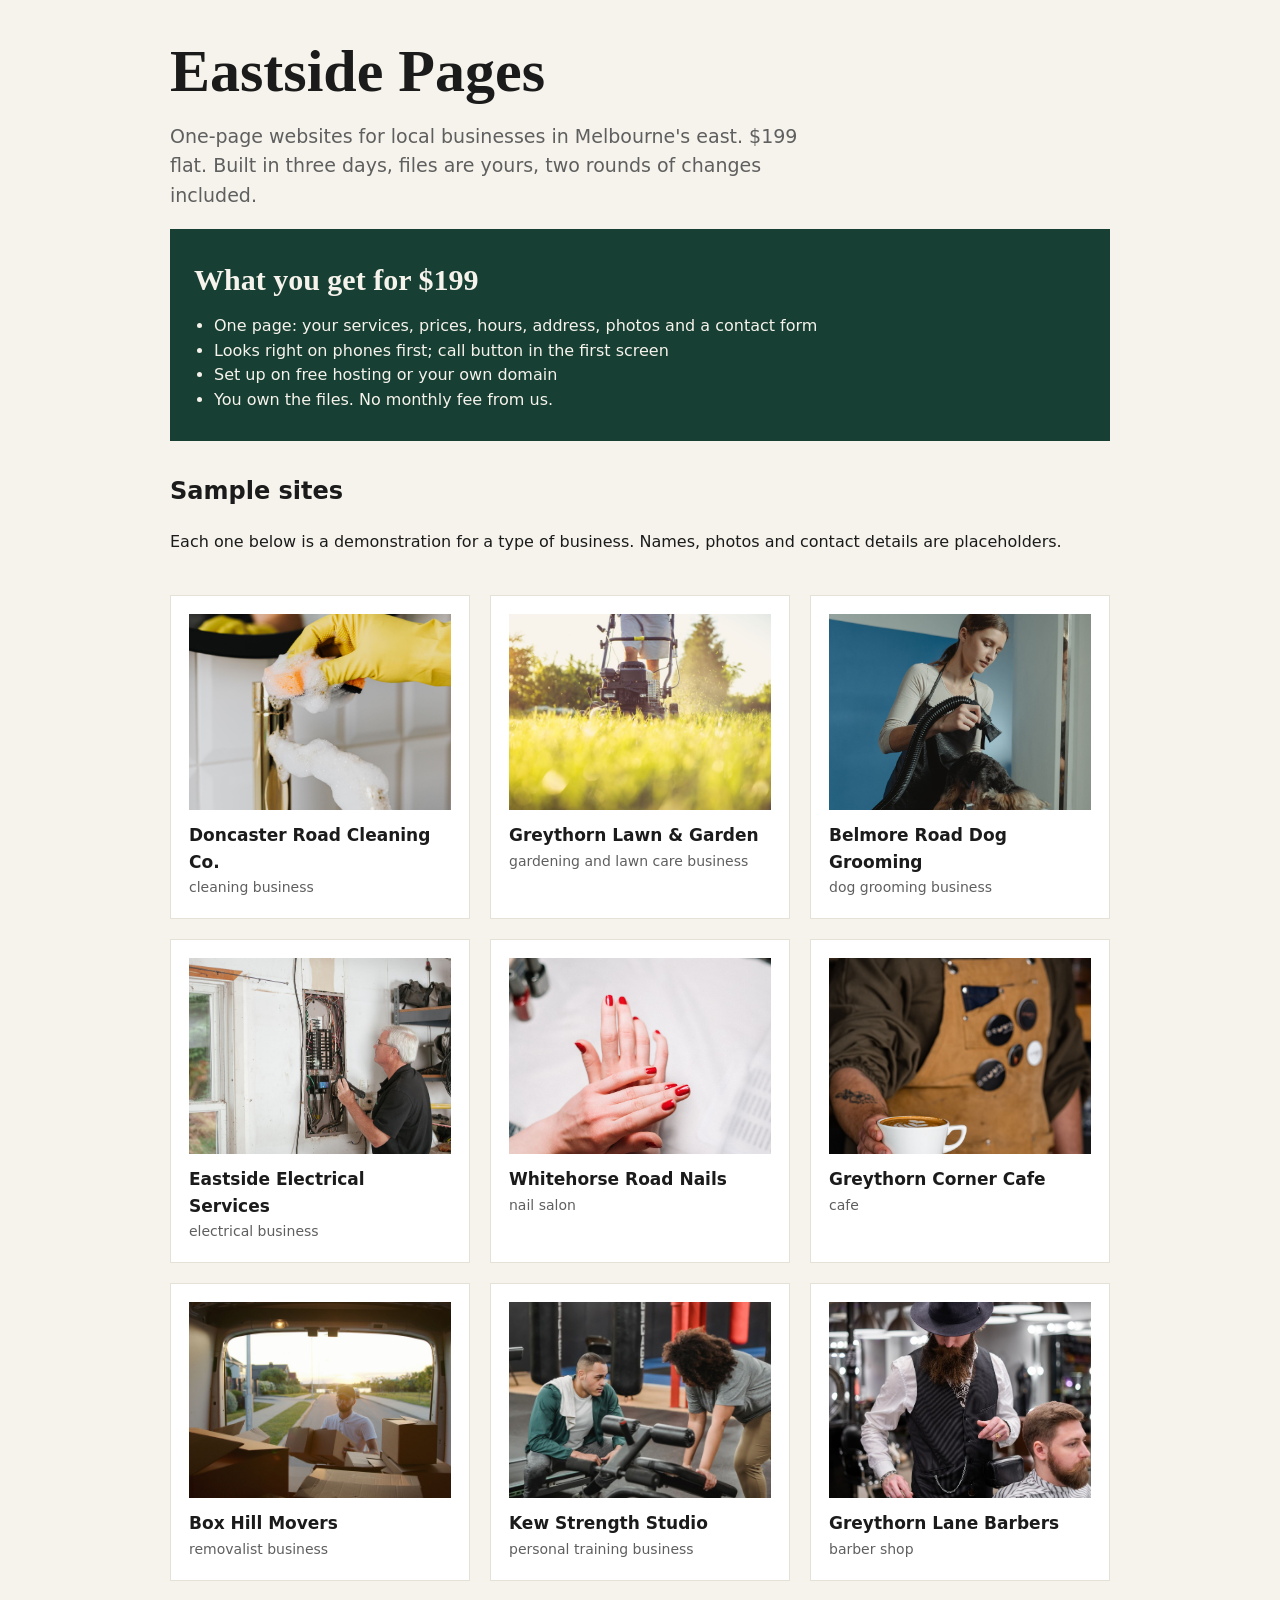
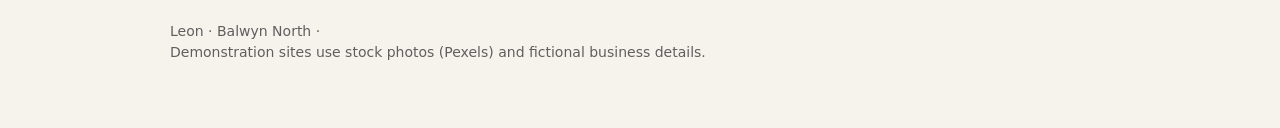
<file: index.html>
<!doctype html>
<html lang="en"><head><meta charset="utf-8"><meta name="viewport" content="width=device-width, initial-scale=1">
<title>Eastside Pages — one-page websites for local businesses</title>
<style>
:root{--ink:#1b1b1b;--muted:#5f5f5f;--bg:#f6f3ec;--accent:#173f33}
*{box-sizing:border-box}body{margin:0;font-family:Manrope,system-ui,sans-serif;color:var(--ink);background:var(--bg);line-height:1.55}
.wrap{max-width:980px;margin:0 auto;padding:40px 20px 64px}h1{font-family:Fraunces,Georgia,serif;font-size:clamp(34px,6vw,60px);line-height:1.05;margin:0 0 16px}
p.lead{font-size:19px;max-width:640px;color:var(--muted)}.grid{display:grid;grid-template-columns:repeat(auto-fill,minmax(260px,1fr));gap:20px;margin:40px 0}
a.card{display:block;background:#fff;border:1px solid #e6e1d6;padding:18px;text-decoration:none;color:inherit}a.card:hover{border-color:var(--accent)}
a.card img{width:100%;aspect-ratio:4/3;object-fit:cover;display:block;margin-bottom:12px;background:#ddd}a.card b{display:block;font-size:17px}a.card span{color:var(--muted);font-size:14px}
.offer{background:var(--accent);color:#f6f3ec;padding:28px 24px;margin:16px 0 32px}.offer h2{margin:0 0 10px;font-family:Fraunces,Georgia,serif;font-size:30px}
.offer ul{margin:0;padding-left:20px}footer{color:var(--muted);font-size:14px;margin-top:40px}a{color:var(--accent)}
</style></head><body><div class="wrap">
<h1>Eastside Pages</h1>
<p class="lead">One-page websites for local businesses in Melbourne's east. $199 flat. Built in three days, files are yours, two rounds of changes included.</p>
<div class="offer"><h2>What you get for $199</h2><ul><li>One page: your services, prices, hours, address, photos and a contact form</li><li>Looks right on phones first; call button in the first screen</li><li>Set up on free hosting or your own domain</li><li>You own the files. No monthly fee from us.</li></ul></div>
<h2>Sample sites</h2><p>Each one below is a demonstration for a type of business. Names, photos and contact details are placeholders.</p>
<div class="grid"><a class="card" href="demos/cleaning/"><img src="demos/cleaning/images/hero.jpg" alt="Doncaster Road Cleaning Co."><b>Doncaster Road Cleaning Co.</b><span>cleaning business</span></a>
<a class="card" href="demos/gardening/"><img src="demos/gardening/images/hero.jpg" alt="Greythorn Lawn &amp; Garden"><b>Greythorn Lawn &amp; Garden</b><span>gardening and lawn care business</span></a>
<a class="card" href="demos/dog_grooming/"><img src="demos/dog_grooming/images/hero.jpg" alt="Belmore Road Dog Grooming"><b>Belmore Road Dog Grooming</b><span>dog grooming business</span></a>
<a class="card" href="demos/electrician/"><img src="demos/electrician/images/hero.jpg" alt="Eastside Electrical Services"><b>Eastside Electrical Services</b><span>electrical business</span></a>
<a class="card" href="demos/nail_salon/"><img src="demos/nail_salon/images/hero.jpg" alt="Whitehorse Road Nails"><b>Whitehorse Road Nails</b><span>nail salon</span></a>
<a class="card" href="demos/cafe/"><img src="demos/cafe/images/hero.jpg" alt="Greythorn Corner Cafe"><b>Greythorn Corner Cafe</b><span>cafe</span></a>
<a class="card" href="demos/removalist/"><img src="demos/removalist/images/hero.jpg" alt="Box Hill Movers"><b>Box Hill Movers</b><span>removalist business</span></a>
<a class="card" href="demos/personal_trainer/"><img src="demos/personal_trainer/images/hero.jpg" alt="Kew Strength Studio"><b>Kew Strength Studio</b><span>personal training business</span></a>
<a class="card" href="demos/barber/"><img src="demos/barber/images/hero.jpg" alt="Greythorn Lane Barbers"><b>Greythorn Lane Barbers</b><span>barber shop</span></a></div>
<footer>Leon · Balwyn North · <a href="mailto:"></a><br>Demonstration sites use stock photos (Pexels) and fictional business details.</footer>
</div></body></html>
</file>
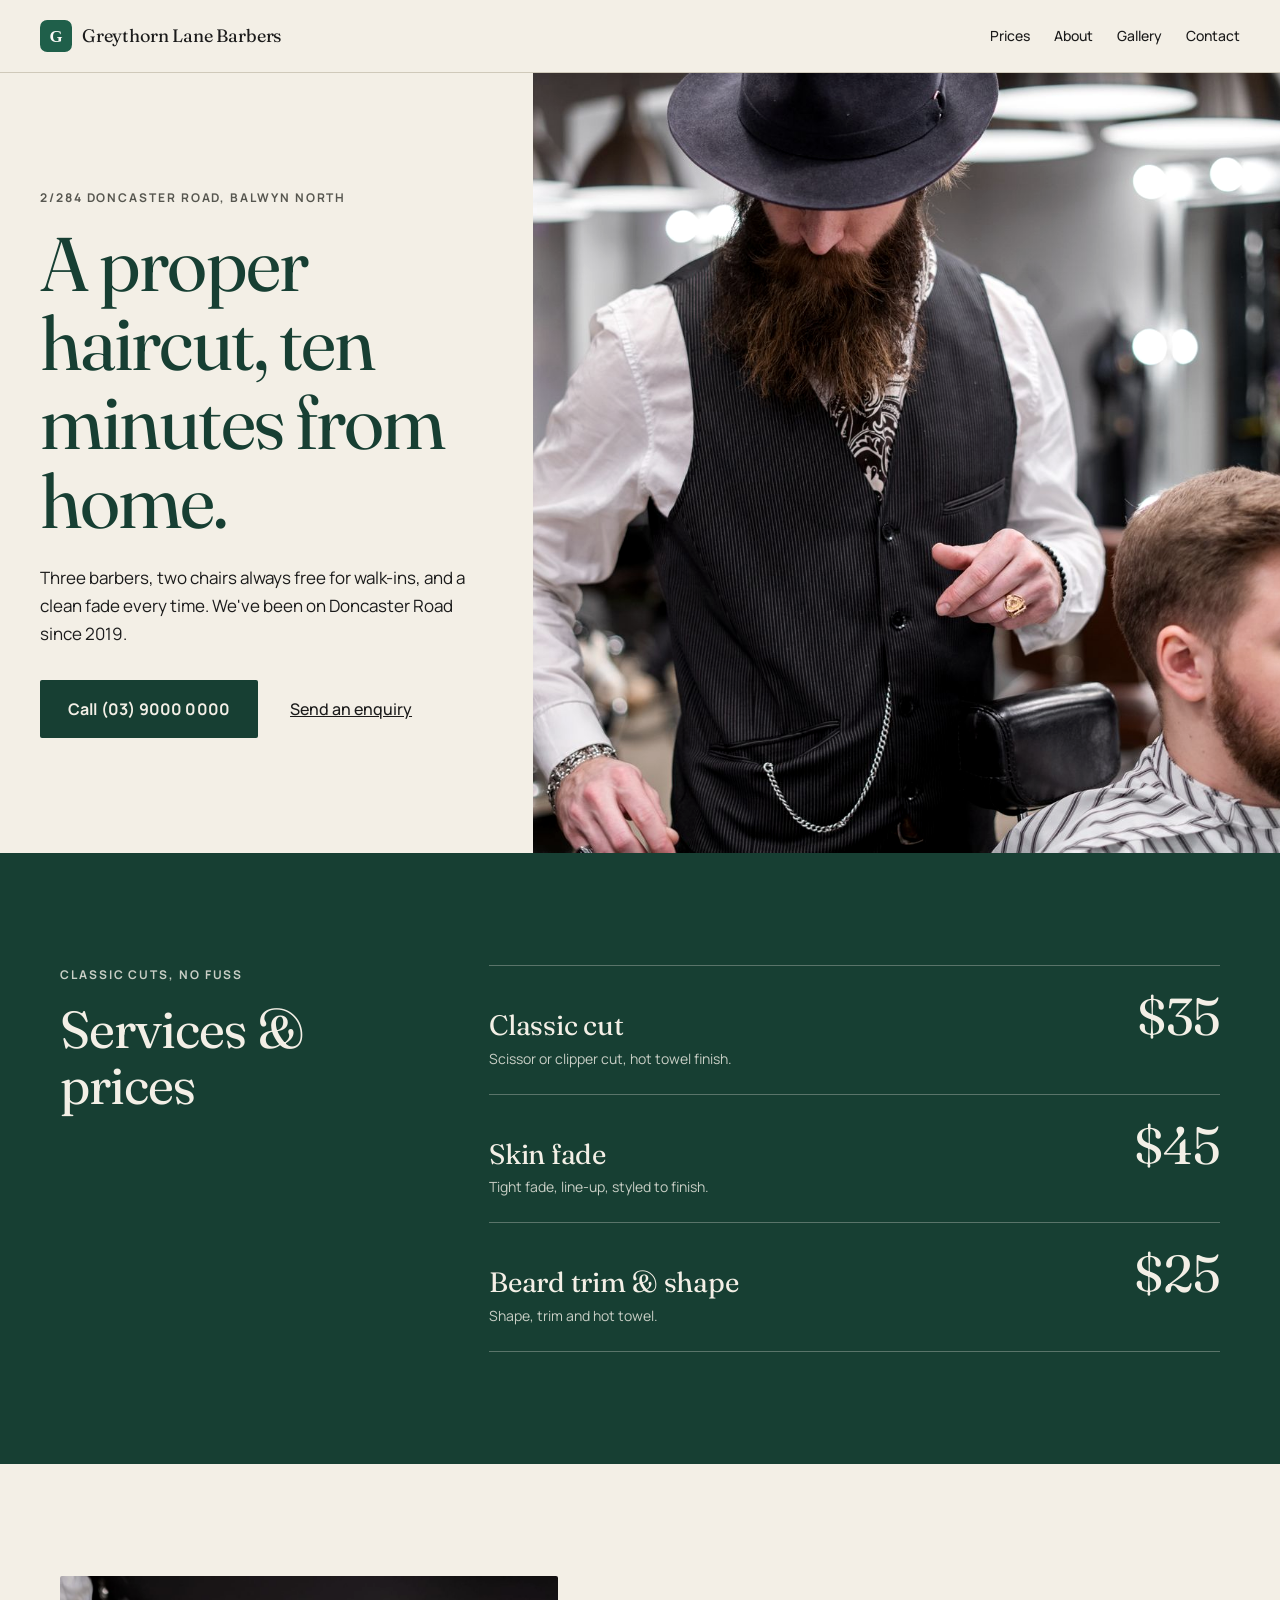
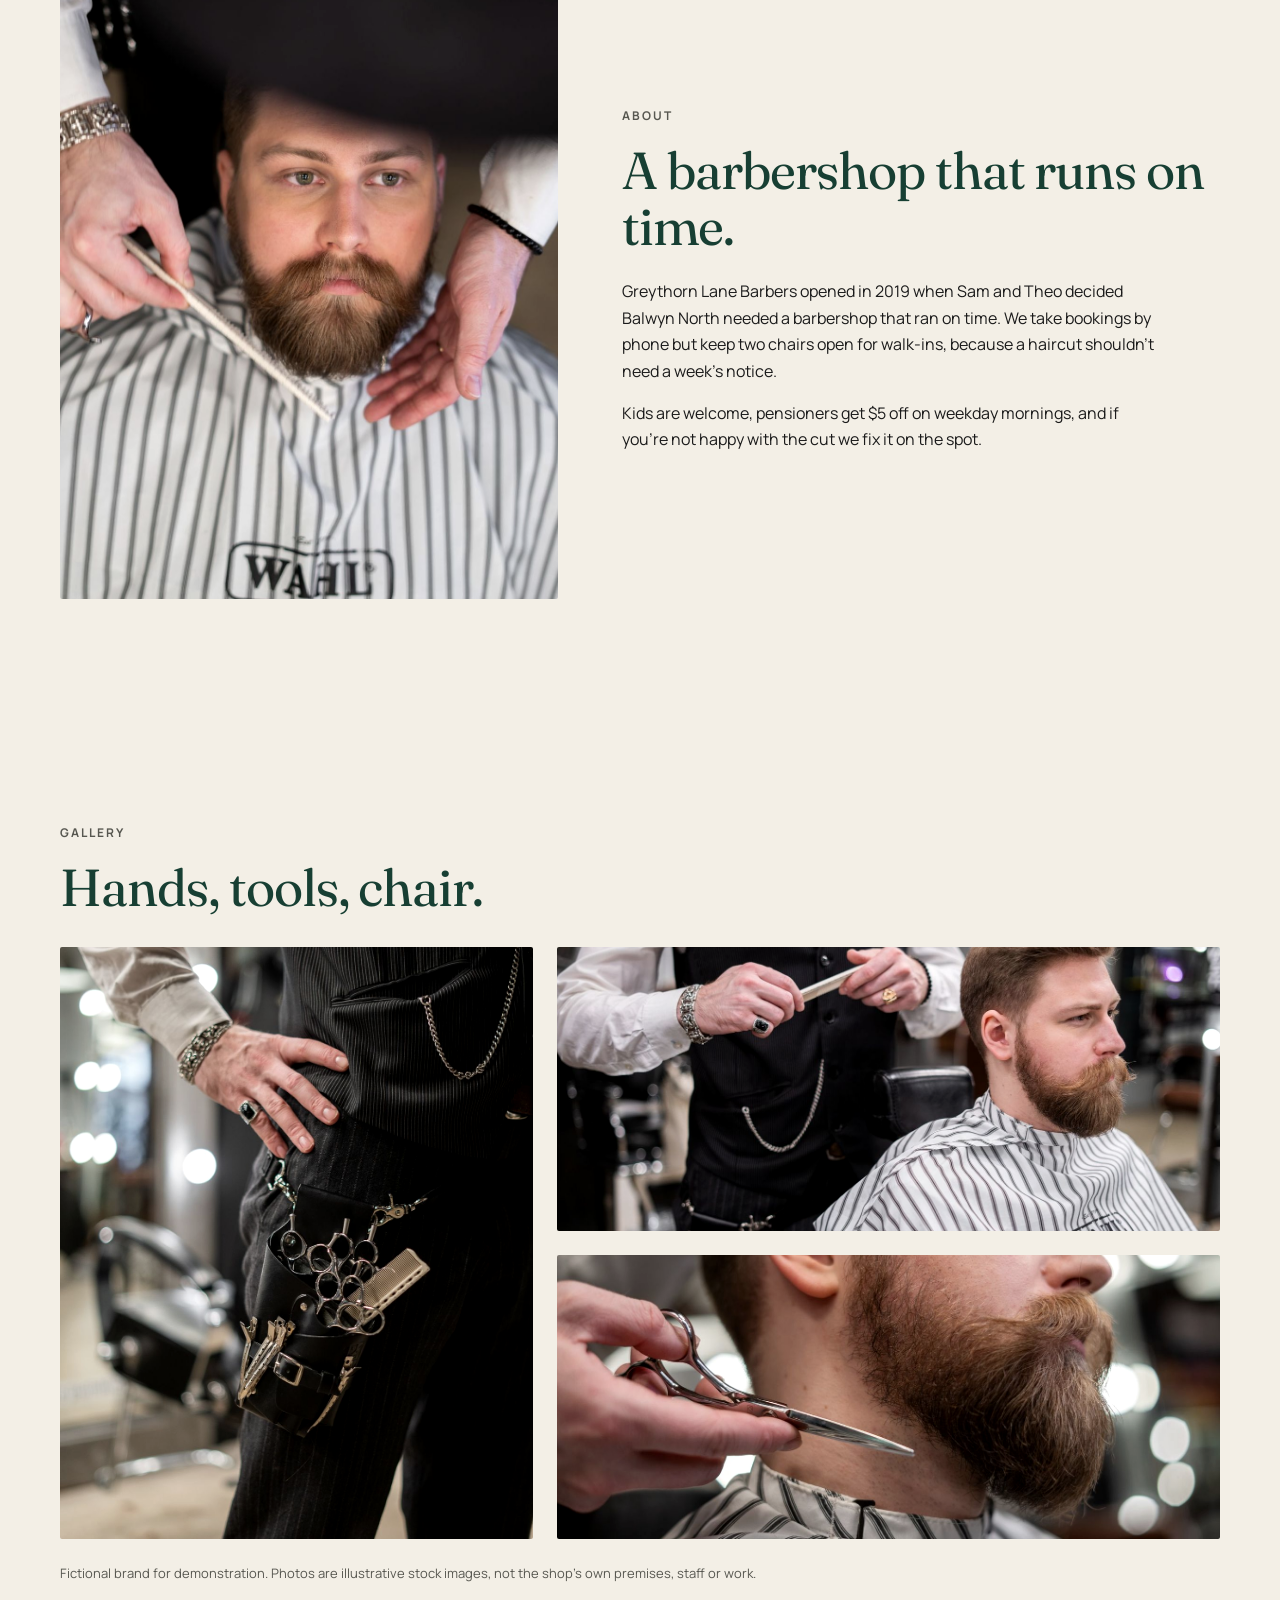
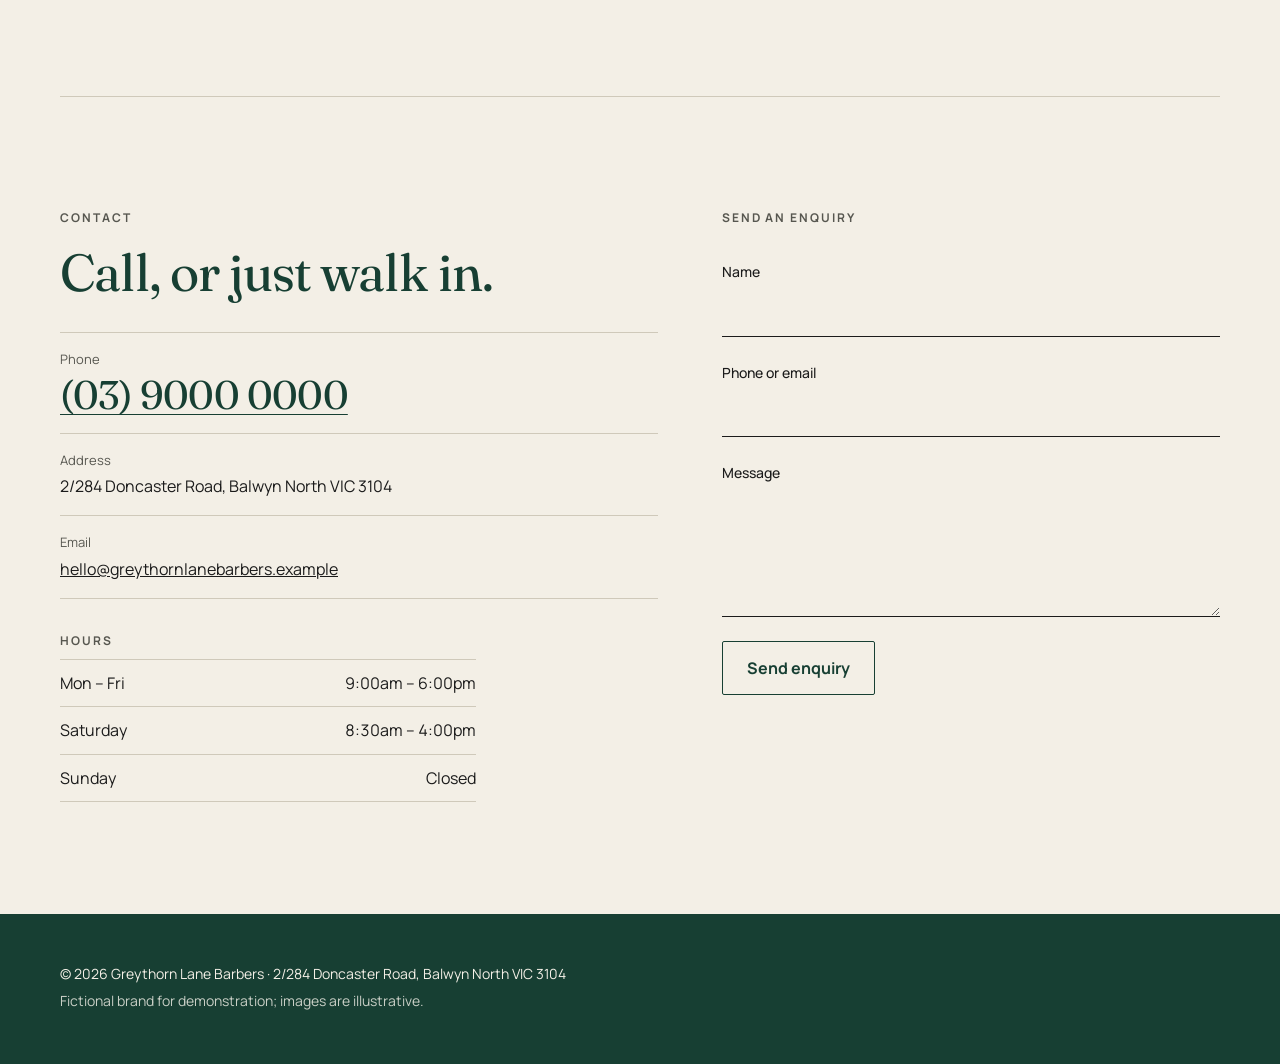
<file: demos/barber/index.html>
<!doctype html>
<html lang="en">
<head>
  <meta charset="utf-8">
  <meta name="viewport" content="width=device-width, initial-scale=1">
  <title>Greythorn Lane Barbers — Classic cuts, no fuss</title>
  <meta name="description" content="Greythorn Lane Barbers, 2/284 Doncaster Road, Balwyn North. Classic cuts, skin fades and beard trims. Walk-ins welcome, bookings by phone: (03) 9000 0000.">
  <!-- search-console -->
  <link rel="preconnect" href="https://fonts.googleapis.com">
  <link rel="preconnect" href="https://fonts.gstatic.com" crossorigin>
  <link href="https://fonts.googleapis.com/css2?family=Fraunces:opsz,wght@9..144,400;9..144,500&family=Manrope:wght@400;500;700&display=swap" rel="stylesheet">
  <link rel="stylesheet" href="style.css">
</head>
<body>
  <a class="skip" href="#services">Skip to prices</a>
  <header class="top">
    <a class="brand" href="#top"><img src="images/logo.svg" alt="" width="32" height="32"><span>Greythorn Lane Barbers</span></a>
    <nav class="nav" aria-label="Sections">
      <a href="#services">Prices</a>
      <a href="#about">About</a>
      <a href="#gallery">Gallery</a>
      <a href="#contact" class="nav-contact">Contact</a>
    </nav>
  </header>

  <main id="top">
    <section class="hero" aria-labelledby="hero-title">
      <div class="hero-text">
        <p class="label">2/284 Doncaster Road, Balwyn North</p>
        <h1 id="hero-title">A proper haircut, ten minutes from home.</h1>
        <p class="lead">Three barbers, two chairs always free for walk-ins, and a clean fade every time. We've been on Doncaster Road since 2019.</p>
        <div class="actions">
          <a class="btn" href="tel:0390000000">Call (03) 9000 0000</a>
          <a class="text-link" href="#contact">Send an enquiry</a>
        </div>
      </div>
      <figure class="hero-media"><img src="images/hero.jpg" alt="A barber in a waistcoat and hat standing beside a seated customer in a barber shop (illustrative photo)" width="1600" height="1067"></figure>
    </section>

    <section id="services" class="board" aria-labelledby="services-title">
      <div class="board-inner">
        <div class="board-head">
          <p class="label">Classic cuts, no fuss</p>
          <h2 id="services-title">Services &amp; prices</h2>
        </div>
        <ul class="board-list">
          <li class="board-row">
            <div class="board-item">
              <h3>Classic cut</h3>
              <p>Scissor or clipper cut, hot towel finish.</p>
            </div>
            <span class="price">$35</span>
          </li>
          <li class="board-row">
            <div class="board-item">
              <h3>Skin fade</h3>
              <p>Tight fade, line-up, styled to finish.</p>
            </div>
            <span class="price">$45</span>
          </li>
          <li class="board-row">
            <div class="board-item">
              <h3>Beard trim &amp; shape</h3>
              <p>Shape, trim and hot towel.</p>
            </div>
            <span class="price">$25</span>
          </li>
        </ul>
      </div>
    </section>

    <section id="about" class="section about" aria-labelledby="about-title">
      <figure class="about-media"><img src="images/about.jpg" alt="A barber combing a customer's beard in the chair (illustrative photo)" width="1067" height="1600"></figure>
      <div class="about-text">
        <p class="label">About</p>
        <h2 id="about-title">A barbershop that runs on time.</h2>
        <p>Greythorn Lane Barbers opened in 2019 when Sam and Theo decided Balwyn North needed a barbershop that ran on time. We take bookings by phone but keep two chairs open for walk-ins, because a haircut shouldn't need a week's notice.</p>
        <p>Kids are welcome, pensioners get $5 off on weekday mornings, and if you're not happy with the cut we fix it on the spot.</p>
      </div>
    </section>

    <section id="gallery" class="section gallery-section" aria-labelledby="gallery-title">
      <div class="section-head">
        <p class="label">Gallery</p>
        <h2 id="gallery-title">Hands, tools, chair.</h2>
      </div>
      <div class="gallery">
        <figure class="g-tall"><img src="images/gallery-3.jpg" alt="A barber's belt holster holding scissors and a comb (illustrative photo)" width="1100" height="1650"></figure>
        <div class="g-pair">
          <figure><img src="images/gallery-1.jpg" alt="A barber holding a comb beside a seated customer (illustrative photo)" width="1400" height="933"></figure>
          <figure><img src="images/gallery-2.jpg" alt="Scissors trimming the edge of a beard (illustrative photo)" width="1400" height="933"></figure>
        </div>
      </div>
      <p class="note">Fictional brand for demonstration. Photos are illustrative stock images, not the shop's own premises, staff or work.</p>
    </section>

    <section id="contact" class="section contact" aria-labelledby="contact-title">
      <div class="contact-info">
        <p class="label">Contact</p>
        <h2 id="contact-title">Call, or just walk in.</h2>
        <address>
          <p class="field"><span class="field-name">Phone</span><a class="phone-link" href="tel:0390000000">(03) 9000 0000</a></p>
          <p class="field"><span class="field-name">Address</span>2/284 Doncaster Road, Balwyn North VIC 3104</p>
          <p class="field"><span class="field-name">Email</span><a href="mailto:hello@greythornlanebarbers.example">hello@greythornlanebarbers.example</a></p>
        </address>
        <h3>Hours</h3>
        <table class="hours">
          <tr><th scope="row">Mon – Fri</th><td>9:00am – 6:00pm</td></tr>
          <tr><th scope="row">Saturday</th><td>8:30am – 4:00pm</td></tr>
          <tr><th scope="row">Sunday</th><td>Closed</td></tr>
        </table>
      </div>
      <!-- form_marker: the hidden access_key below decides which email receives enquiries. See HANDOVER.md §5. -->
      <form class="enquiry" action="https://api.web3forms.com/submit" method="POST">
        <input type="hidden" name="access_key" value="{{FORM_ACCESS_KEY}}">
        <input type="hidden" name="subject" value="New enquiry from Greythorn Lane Barbers website">
        <input type="checkbox" name="botcheck" class="hidden" style="display:none" tabindex="-1" autocomplete="off">
        <h3>Send an enquiry</h3>
        <label>Name <input type="text" name="name" required autocomplete="name"></label>
        <label>Phone or email <input type="text" name="contact" required autocomplete="tel"></label>
        <label>Message <textarea name="message" rows="4" required></textarea></label>
        <button class="btn-outline" type="submit">Send enquiry</button>
      </form>
    </section>
  </main>

  <footer class="foot">
    <p>© 2026 Greythorn Lane Barbers · 2/284 Doncaster Road, Balwyn North VIC 3104</p>
    <p>Fictional brand for demonstration; images are illustrative.</p>
  </footer>
</body>
</html>
</file>
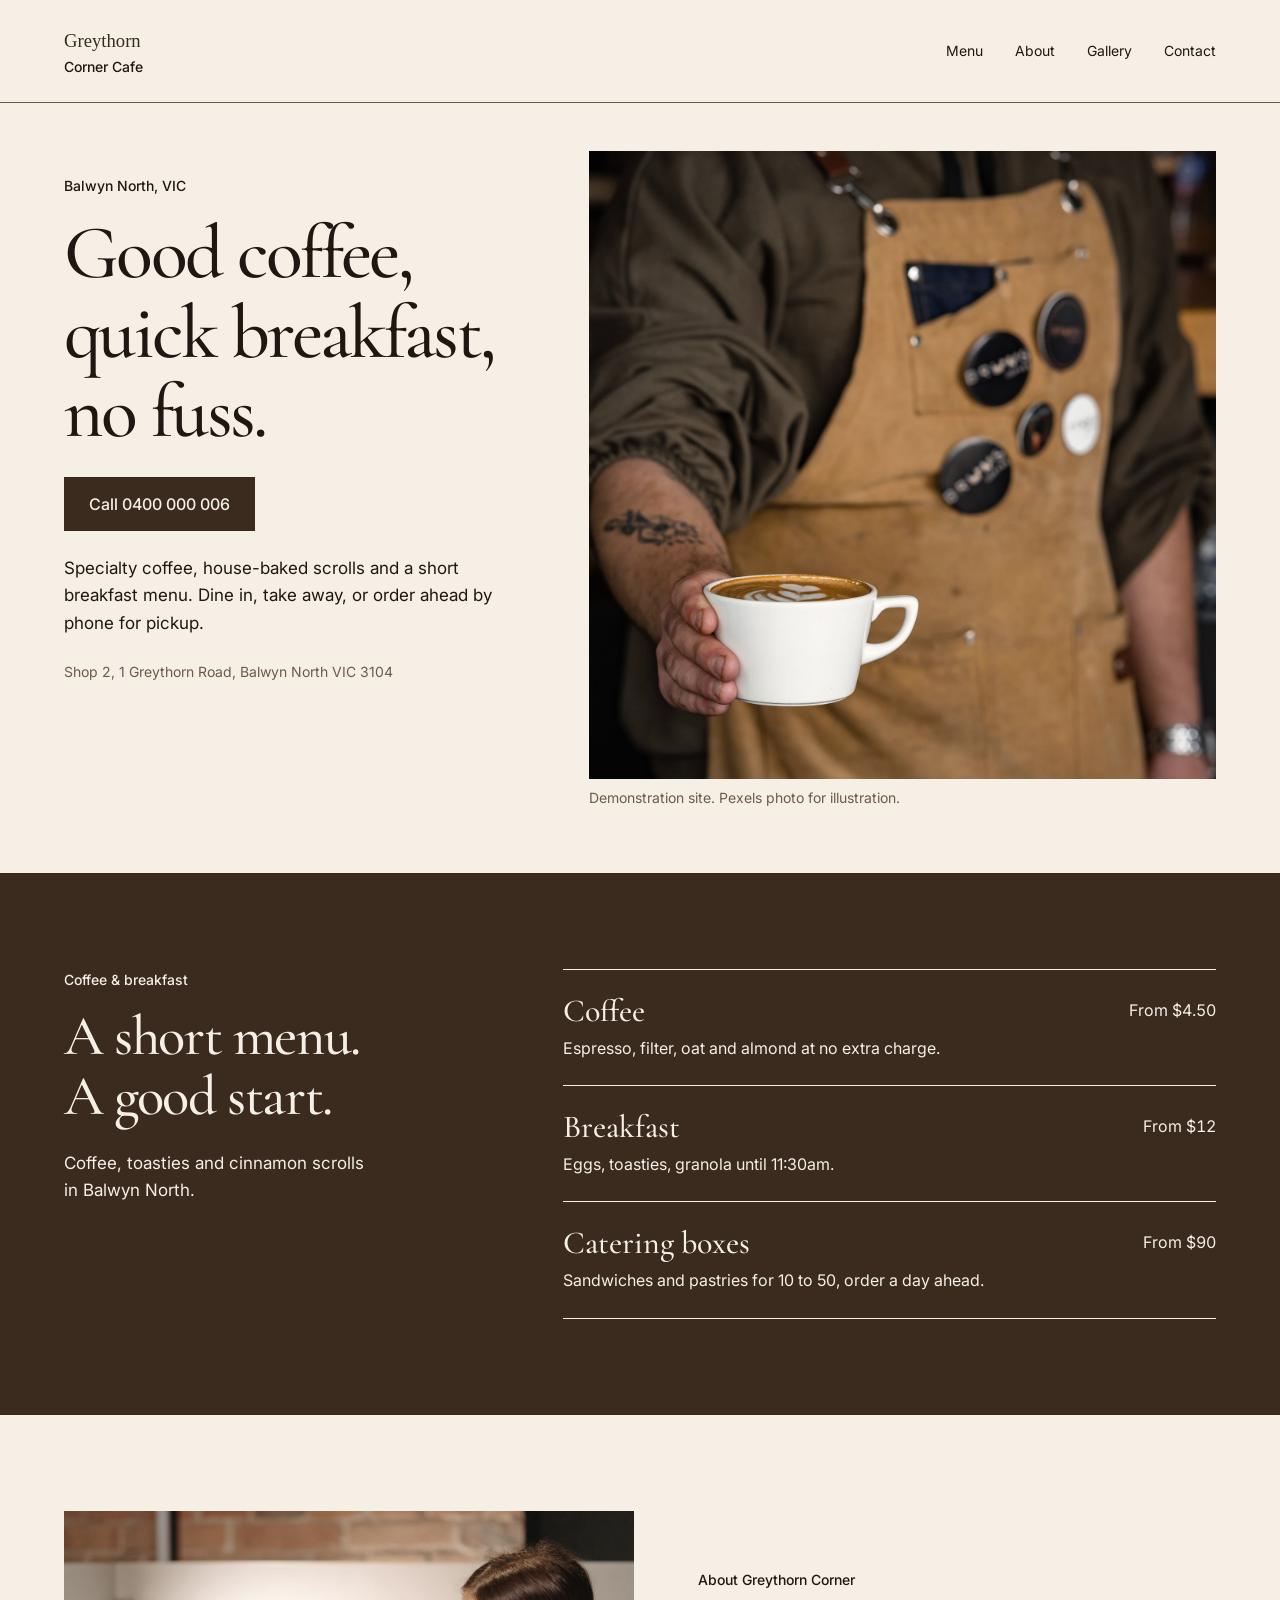
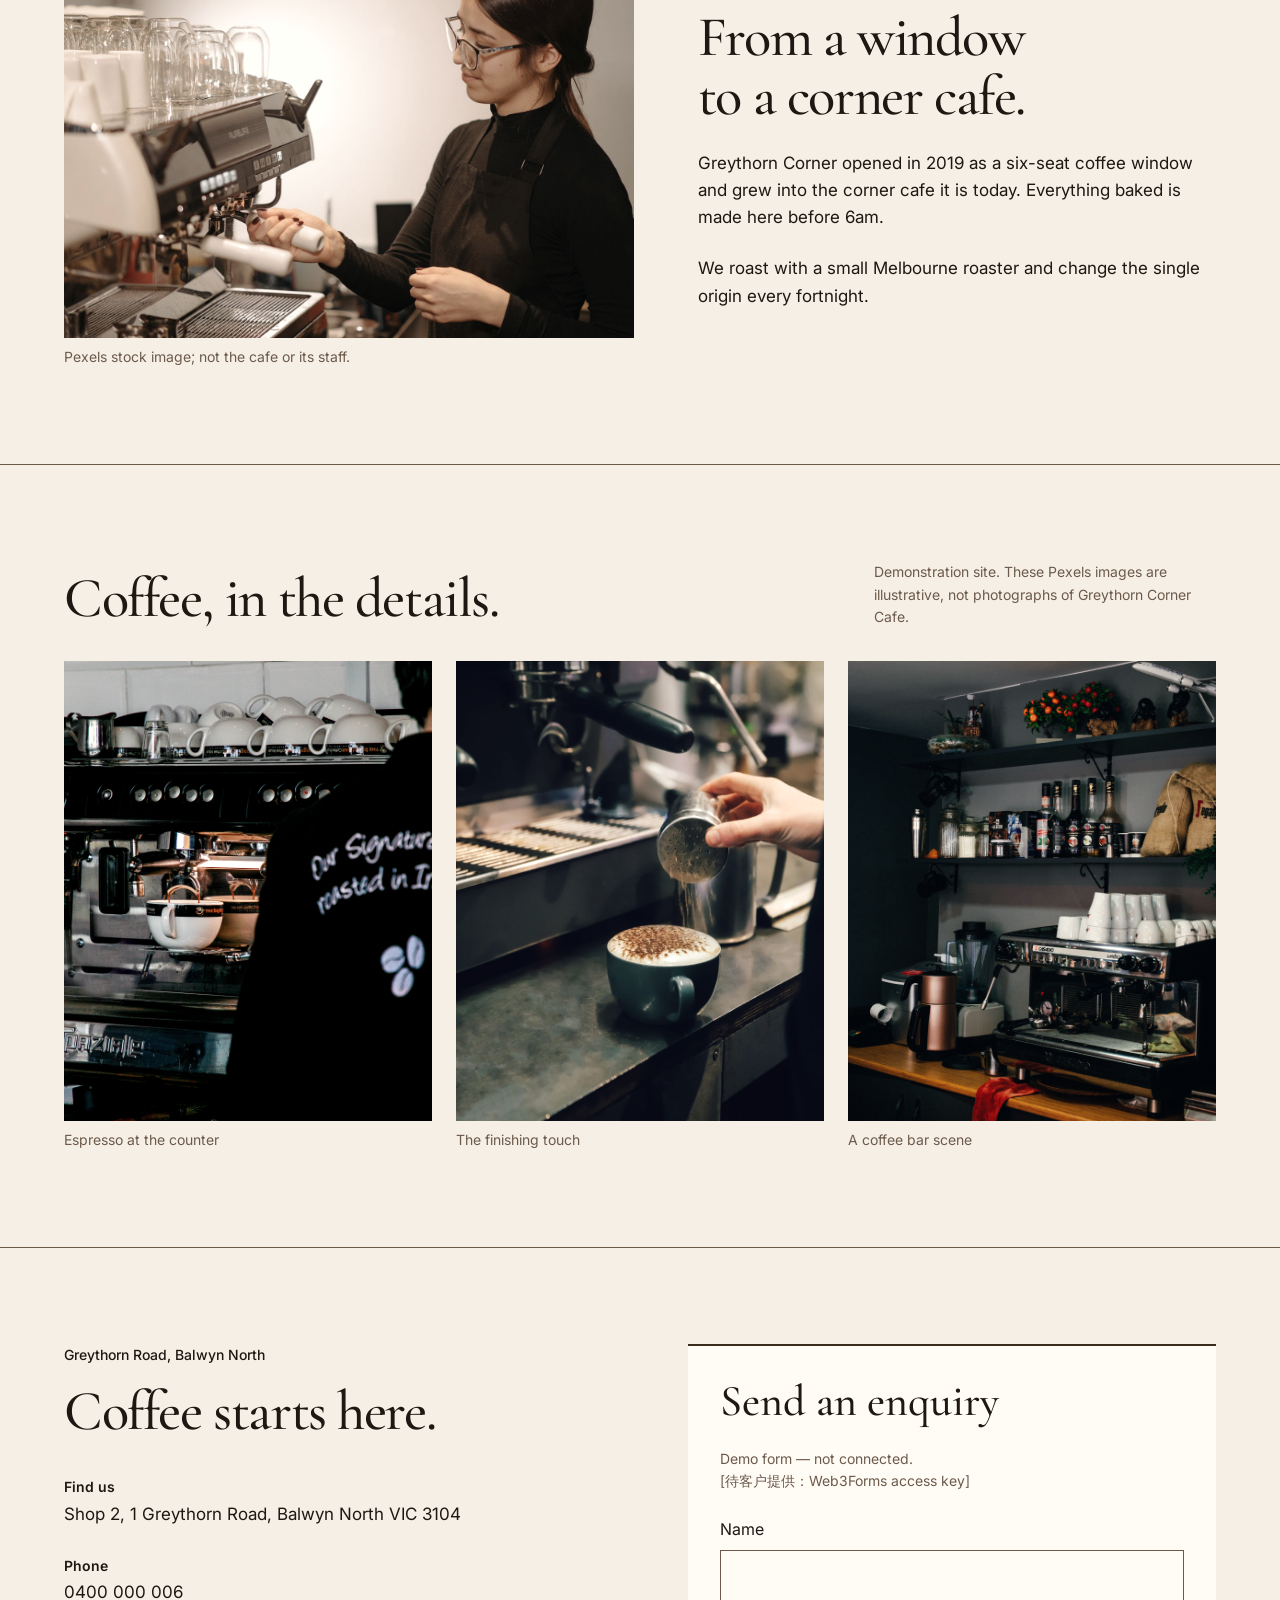
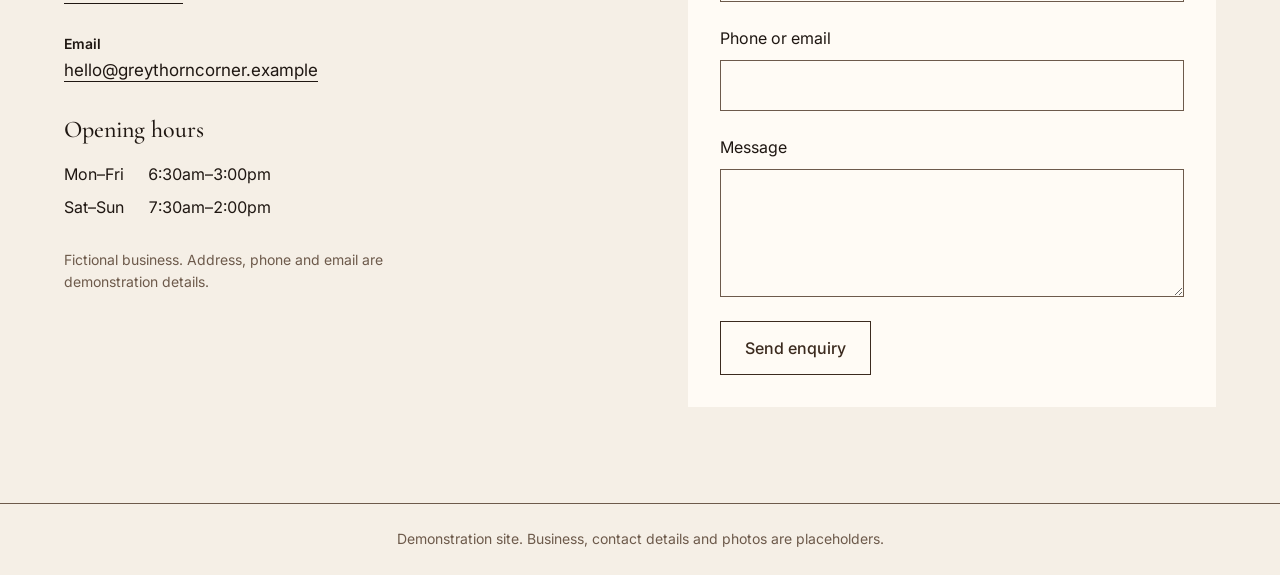
<file: demos/cafe/index.html>
﻿<!doctype html>
<html lang="en">
<head>
  <meta charset="utf-8">
  <meta name="viewport" content="width=device-width, initial-scale=1">
  <title>Greythorn Corner Cafe — Coffee &amp; breakfast in Balwyn North</title>
  <meta name="description" content="Greythorn Corner Cafe demonstration site. Coffee, toasties and cinnamon scrolls on Greythorn Road, Balwyn North. View the menu, hours and contact details.">
  <!-- search-console -->
  <link rel="preconnect" href="https://fonts.googleapis.com">
  <link rel="preconnect" href="https://fonts.gstatic.com" crossorigin>
  <link href="https://fonts.googleapis.com/css2?family=Cormorant+Garamond:wght@500;600&amp;family=Inter:wght@400;500;600&amp;display=swap" rel="stylesheet">
  <link rel="stylesheet" href="style.css">
</head>
<body>
  <header class="top">
    <a class="brand" href="#top" aria-label="Greythorn Corner Cafe home">
      <img src="images/logo.svg" alt="Greythorn" width="240" height="48"><span>Corner Cafe</span>
    </a>
    <nav class="nav" aria-label="Sections">
      <a href="#services">Menu</a>
      <a href="#about">About</a>
      <a href="#gallery">Gallery</a>
      <a href="#contact">Contact</a>
    </nav>
  </header>

  <main id="top">
    <section class="hero" aria-labelledby="hero-title">
      <div class="hero-heading">
        <p class="eyebrow">Balwyn North, VIC</p>
        <h1 id="hero-title">Good coffee,<br>quick breakfast,<br>no fuss.</h1>
      </div>
      <figure class="hero-media">
        <img src="images/hero.jpg" alt="Barista serving a latte — illustrative stock photo" width="1600" height="2000" fetchpriority="high">
        <figcaption>Demonstration site. Pexels photo for illustration.</figcaption>
      </figure>
      <div class="hero-details">
        <a class="btn btn-primary" href="tel:0400000006">Call 0400 000 006</a>
        <p class="lead">Specialty coffee, house-baked scrolls and a short breakfast menu. Dine in, take away, or order ahead by phone for pickup.</p>
        <p class="hero-address">Shop 2, 1 Greythorn Road, Balwyn North VIC 3104</p>
      </div>
    </section>

    <section id="services" class="menu section" aria-labelledby="services-title">
      <div class="menu-intro">
        <p class="eyebrow">Coffee &amp; breakfast</p>
        <h2 id="services-title">A short menu.<br>A good start.</h2>
        <p>Coffee, toasties and cinnamon scrolls in Balwyn North.</p>
      </div>
      <ul class="menu-list">
        <li class="menu-row">
          <h3>Coffee</h3><p class="price">From $4.50</p>
          <p class="menu-description">Espresso, filter, oat and almond at no extra charge.</p>
        </li>
        <li class="menu-row">
          <h3>Breakfast</h3><p class="price">From $12</p>
          <p class="menu-description">Eggs, toasties, granola until 11:30am.</p>
        </li>
        <li class="menu-row">
          <h3>Catering boxes</h3><p class="price">From $90</p>
          <p class="menu-description">Sandwiches and pastries for 10 to 50, order a day ahead.</p>
        </li>
      </ul>
    </section>

    <section id="about" class="about section" aria-labelledby="about-title">
      <figure class="about-media">
        <img src="images/about.jpg" alt="Preparing coffee at an espresso machine — illustrative stock photo" width="1600" height="1068" loading="lazy">
        <figcaption>Pexels stock image; not the cafe or its staff.</figcaption>
      </figure>
      <div class="about-copy">
        <p class="eyebrow">About Greythorn Corner</p>
        <h2 id="about-title">From a window<br>to a corner cafe.</h2>
        <p>Greythorn Corner opened in 2019 as a six-seat coffee window and grew into the corner cafe it is today. Everything baked is made here before 6am.</p>
        <p>We roast with a small Melbourne roaster and change the single origin every fortnight.</p>
      </div>
    </section>

    <section id="gallery" class="gallery-section section" aria-labelledby="gallery-title">
      <div class="section-heading">
        <h2 id="gallery-title">Coffee, in the details.</h2>
        <p class="fine">Demonstration site. These Pexels images are illustrative, not photographs of Greythorn Corner Cafe.</p>
      </div>
      <div class="gallery">
        <figure>
          <img src="images/gallery-1.jpg" alt="Espresso machine at the counter — illustrative stock photo" width="1600" height="2000" loading="lazy">
          <figcaption>Espresso at the counter</figcaption>
        </figure>
        <figure>
          <img src="images/gallery-2.jpg" alt="Dusting cocoa on a cappuccino — illustrative stock photo" width="1600" height="2400" loading="lazy">
          <figcaption>The finishing touch</figcaption>
        </figure>
        <figure>
          <img src="images/gallery-3.jpg" alt="Coffee bar counter — illustrative stock photo" width="1600" height="2000" loading="lazy">
          <figcaption>A coffee bar scene</figcaption>
        </figure>
      </div>
    </section>

    <section id="contact" class="contact section" aria-labelledby="contact-title">
      <div class="contact-info">
        <p class="eyebrow">Greythorn Road, Balwyn North</p>
        <h2 id="contact-title">Coffee starts here.</h2>
        <address>
          <p><strong>Find us</strong><br>Shop 2, 1 Greythorn Road, Balwyn North VIC 3104</p>
          <p><strong>Phone</strong><br><a href="tel:0400000006">0400 000 006</a></p>
          <p><strong>Email</strong><br><a href="mailto:hello@greythorncorner.example">hello@greythorncorner.example</a></p>
        </address>
        <h3 class="hours-title">Opening hours</h3>
        <table class="hours">
          <tr><th scope="row">Mon–Fri</th><td>6:30am–3:00pm</td></tr>
          <tr><th scope="row">Sat–Sun</th><td>7:30am–2:00pm</td></tr>
        </table>
        <p class="fine contact-note">Fictional business. Address, phone and email are demonstration details.</p>
      </div>
      <!-- form_marker -->
      <!-- form_marker: the hidden access_key below decides which email receives enquiries. See HANDOVER.md §5. -->
      <form class="enquiry" action="https://api.web3forms.com/submit" method="POST" aria-describedby="form-note">
        <input type="hidden" name="access_key" value="{{FORM_ACCESS_KEY}}">
        <input type="hidden" name="subject" value="New enquiry from Greythorn Corner Cafe website">
        <input type="checkbox" name="botcheck" class="hidden" style="display:none" tabindex="-1" autocomplete="off">
        <h3>Send an enquiry</h3>
        <p id="form-note" class="fine">Demo form — not connected.<br><span lang="zh-Hans">[待客户提供：Web3Forms access key]</span></p>
        <label>Name <input type="text" name="name" required autocomplete="name"></label>
        <label>Phone or email <input type="text" name="contact" required autocomplete="tel"></label>
        <label>Message <textarea name="message" rows="4" required></textarea></label>
        <button class="btn" type="submit">Send enquiry</button>
      </form>
    </section>
  </main>

  <footer class="foot">
    <p>Demonstration site. Business, contact details and photos are placeholders.</p>
  </footer>
</body>
</html>
</file>
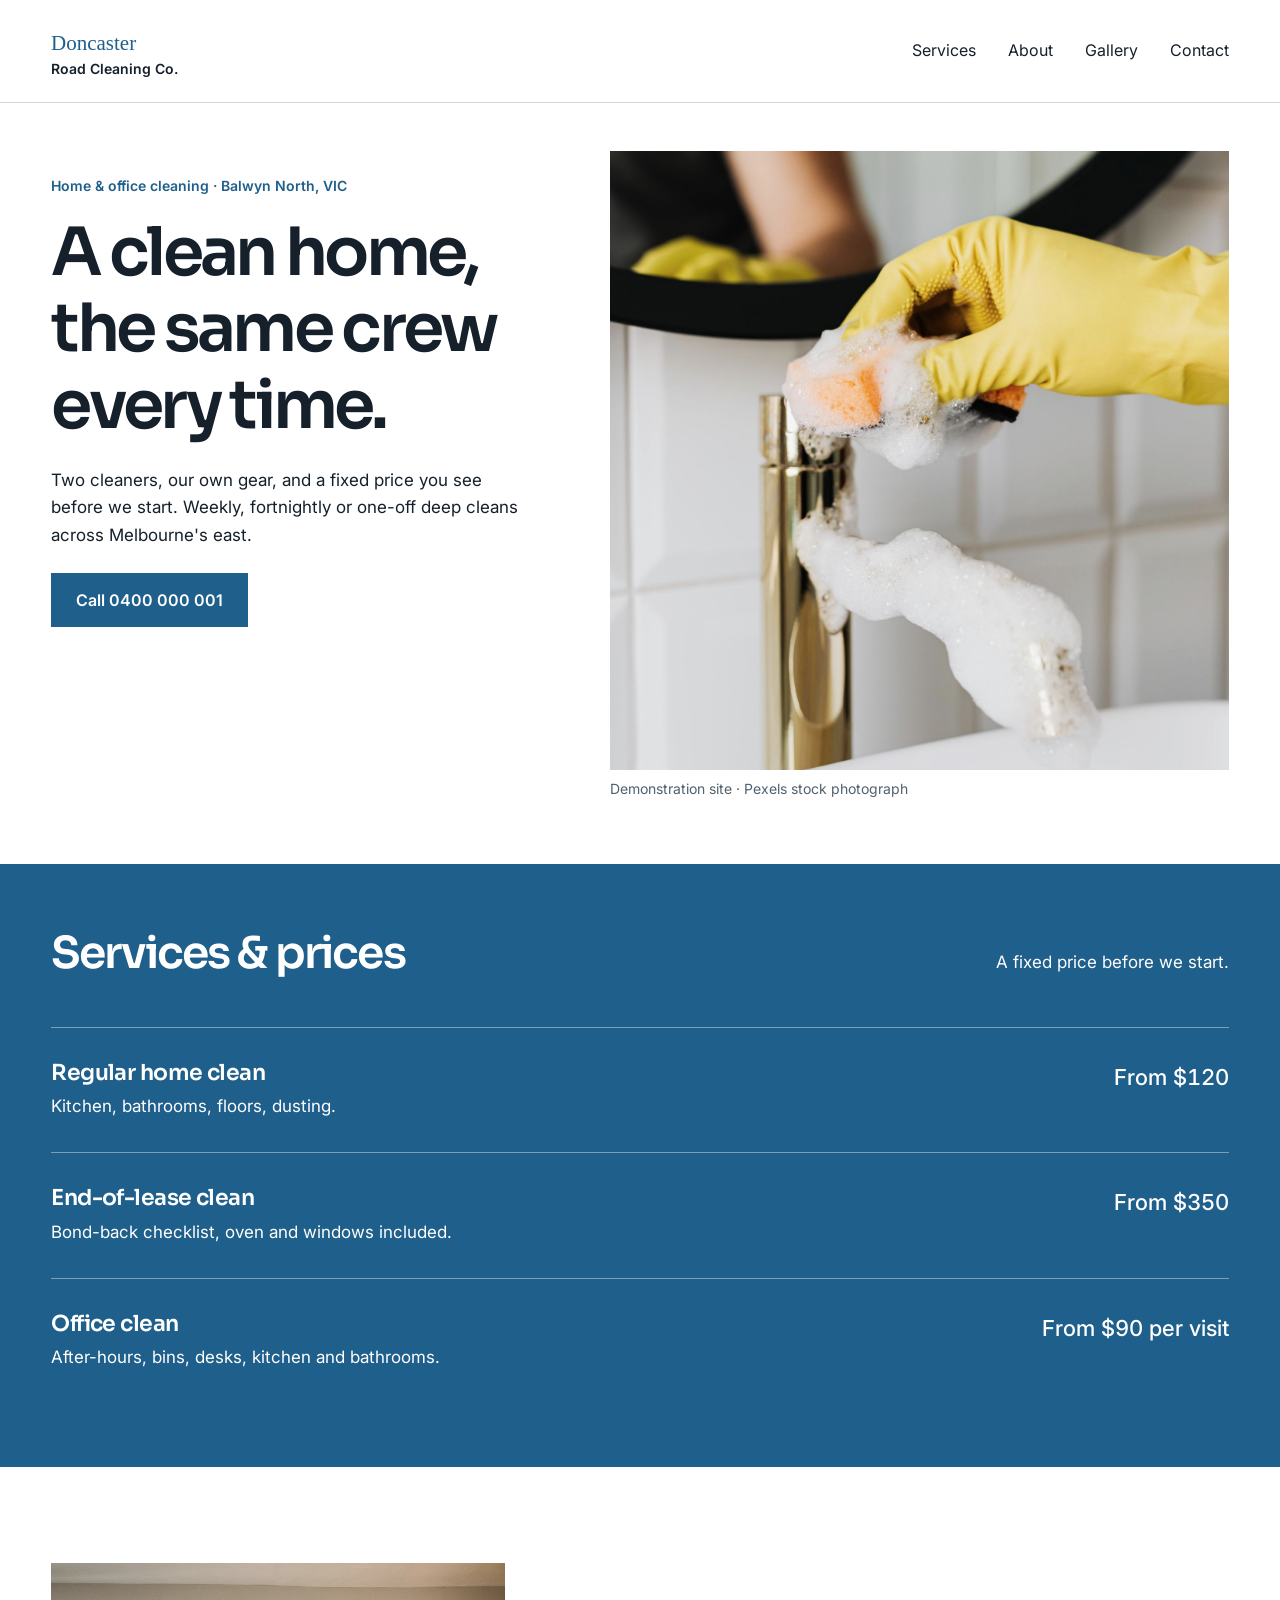
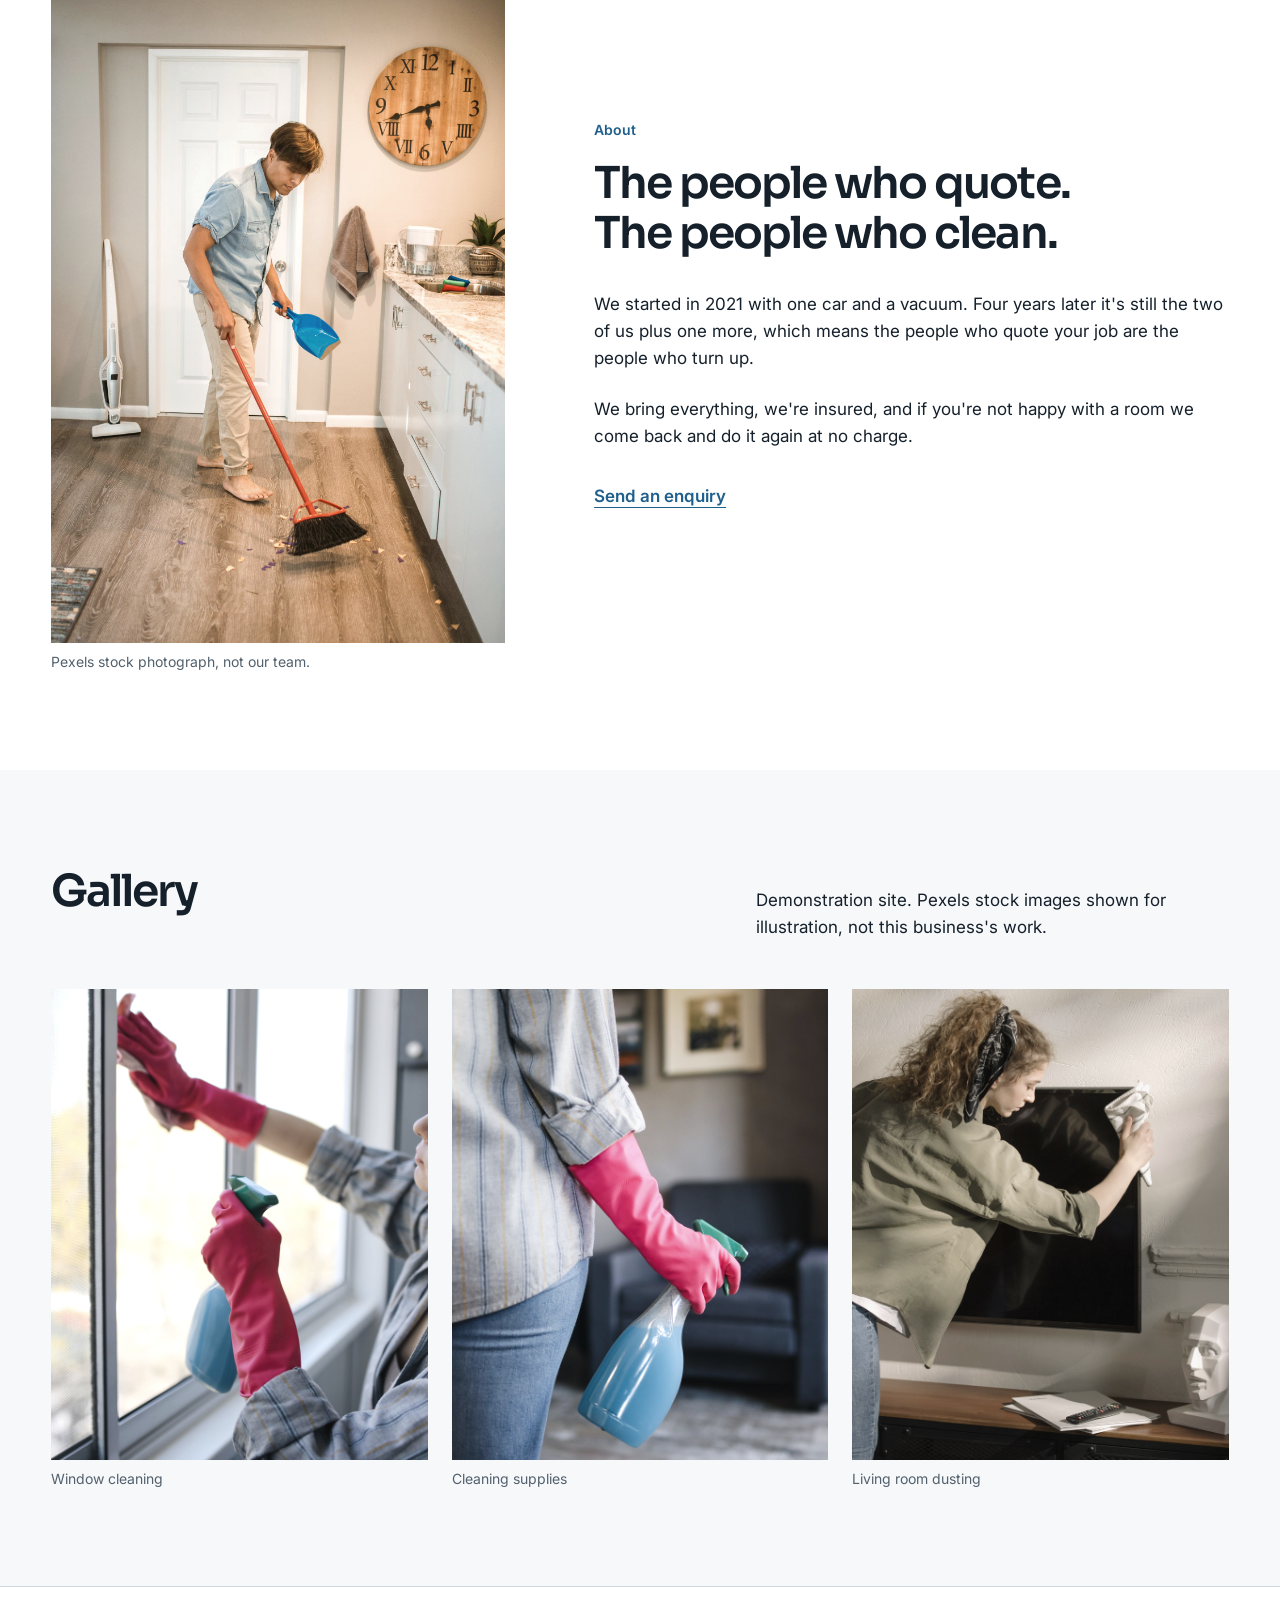
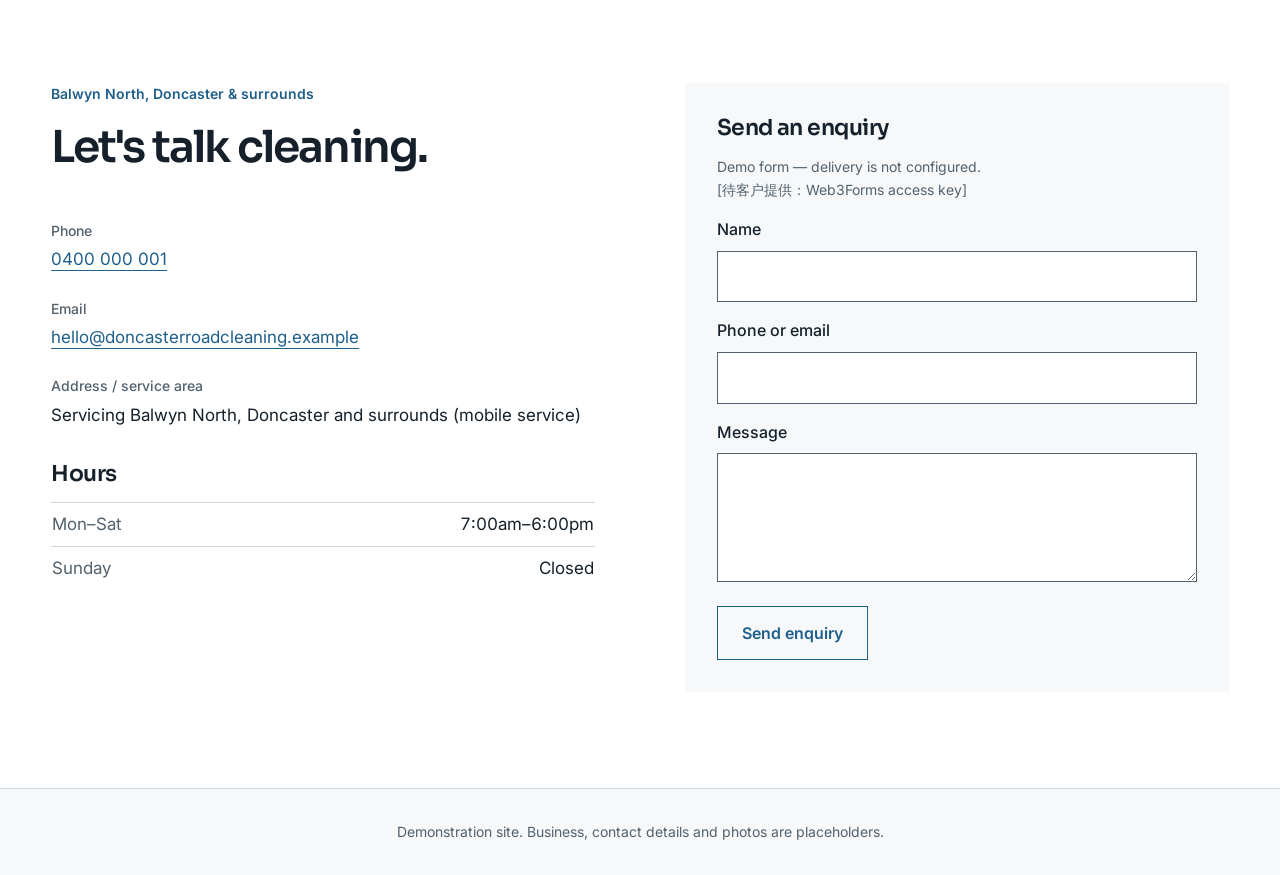
<file: demos/cleaning/index.html>
<!doctype html>
<html lang="en">
<head>
  <meta charset="utf-8">
  <meta name="viewport" content="width=device-width, initial-scale=1">
  <title>Doncaster Road Cleaning Co. — Home and office cleaning, Melbourne east</title>
  <meta name="description" content="Demonstration site for Doncaster Road Cleaning Co. Home and office cleaning in Balwyn North, Doncaster and surrounds. View services, prices and contact details.">
  <!-- search-console -->
  <link rel="preconnect" href="https://fonts.googleapis.com">
  <link rel="preconnect" href="https://fonts.gstatic.com" crossorigin>
  <link href="https://fonts.googleapis.com/css2?family=Inter:wght@400;500;600&amp;family=Sora:wght@600&amp;display=swap" rel="stylesheet">
  <link rel="stylesheet" href="style.css">
</head>
<body>
  <header class="top">
    <a class="brand" href="#top" aria-label="Doncaster Road Cleaning Co. home">
      <img src="images/logo.svg" alt="Doncaster" width="180" height="36">
      <span>Road Cleaning Co.</span>
    </a>
    <nav class="nav" aria-label="Sections">
      <a href="#services">Services</a>
      <a href="#about">About</a>
      <a href="#gallery">Gallery</a>
      <a href="#contact">Contact</a>
    </nav>
  </header>

  <main id="top">
    <section class="hero" aria-labelledby="hero-title">
      <div class="hero-heading">
        <p class="eyebrow">Home &amp; office cleaning · Balwyn North, VIC</p>
        <h1 id="hero-title">A clean home, the same crew every time.</h1>
      </div>
      <figure class="hero-media">
        <img class="photo" src="images/hero.jpg" alt="Cleaner wiping a tap with a sponge — stock illustration" width="1280" height="1920" fetchpriority="high">
        <figcaption>Demonstration site · Pexels stock photograph</figcaption>
      </figure>
      <div class="hero-detail">
        <p class="lead">Two cleaners, our own gear, and a fixed price you see before we start. Weekly, fortnightly or one-off deep cleans across Melbourne's east.</p>
        <a class="btn primary" href="tel:0400000001">Call 0400 000 001</a>
      </div>
    </section>

    <section id="services" class="services" aria-labelledby="services-title">
      <div class="section-heading">
        <h2 id="services-title">Services &amp; prices</h2>
        <p>A fixed price before we start.</p>
      </div>
      <ul class="price-list">
        <li class="service-row">
          <div><h3>Regular home clean</h3><p>Kitchen, bathrooms, floors, dusting.</p></div>
          <p class="price">From $120</p>
        </li>
        <li class="service-row">
          <div><h3>End-of-lease clean</h3><p>Bond-back checklist, oven and windows included.</p></div>
          <p class="price">From $350</p>
        </li>
        <li class="service-row">
          <div><h3>Office clean</h3><p>After-hours, bins, desks, kitchen and bathrooms.</p></div>
          <p class="price">From $90 per visit</p>
        </li>
      </ul>
    </section>

    <section id="about" class="about section" aria-labelledby="about-title">
      <figure class="about-media">
        <img class="photo" src="images/about.jpg" alt="Person sweeping a timber floor — stock illustration" width="1280" height="1920" loading="lazy">
        <figcaption>Pexels stock photograph, not our team.</figcaption>
      </figure>
      <div class="about-copy">
        <p class="eyebrow">About</p>
        <h2 id="about-title">The people who quote.<br> The people who clean.</h2>
        <p>We started in 2021 with one car and a vacuum. Four years later it's still the two of us plus one more, which means the people who quote your job are the people who turn up.</p>
        <p>We bring everything, we're insured, and if you're not happy with a room we come back and do it again at no charge.</p>
        <a class="text-link" href="#contact">Send an enquiry</a>
      </div>
    </section>

    <section id="gallery" class="gallery-section section" aria-labelledby="gallery-title">
      <div class="section-heading">
        <h2 id="gallery-title">Gallery</h2>
        <p>Demonstration site. Pexels stock images shown for illustration, not this business's work.</p>
      </div>
      <div class="gallery">
        <figure><img class="photo" src="images/gallery-1.jpg" alt="Gloved hands cleaning a window — stock illustration" width="1280" height="1920" loading="lazy"><figcaption>Window cleaning</figcaption></figure>
        <figure><img class="photo spray-photo" src="images/gallery-2.jpg" alt="A gloved hand holding a spray bottle — stock illustration" width="1280" height="1920" loading="lazy"><figcaption>Cleaning supplies</figcaption></figure>
        <figure><img class="photo dusting-photo" src="images/gallery-3.jpg" alt="Person wiping a television with a cloth — stock illustration" width="1368" height="1824" loading="lazy"><figcaption>Living room dusting</figcaption></figure>
      </div>
    </section>

    <section id="contact" class="contact section" aria-labelledby="contact-title">
      <div class="contact-info">
        <p class="eyebrow">Balwyn North, Doncaster &amp; surrounds</p>
        <h2 id="contact-title">Let's talk cleaning.</h2>
        <address>
          <p><strong>Phone</strong><a href="tel:0400000001">0400 000 001</a></p>
          <p><strong>Email</strong><a href="mailto:hello@doncasterroadcleaning.example">hello@doncasterroadcleaning.example</a></p>
          <p><strong>Address / service area</strong>Servicing Balwyn North, Doncaster and surrounds (mobile service)</p>
        </address>
        <h3>Hours</h3>
        <table class="hours">
          <tbody>
            <tr><th scope="row">Mon–Sat</th><td>7:00am–6:00pm</td></tr>
            <tr><th scope="row">Sunday</th><td>Closed</td></tr>
          </tbody>
        </table>
      </div>
      <!-- form_marker -->
      <!-- form_marker: the hidden access_key below decides which email receives enquiries. See HANDOVER.md §5. -->
      <form class="enquiry" action="https://api.web3forms.com/submit" method="POST" aria-describedby="form-note">
        <input type="hidden" name="access_key" value="{{FORM_ACCESS_KEY}}">
        <input type="hidden" name="subject" value="New enquiry from Doncaster Road Cleaning Co. website">
        <input type="checkbox" name="botcheck" class="hidden" style="display:none" tabindex="-1" autocomplete="off">
        <h3>Send an enquiry</h3>
        <p id="form-note" class="fine">Demo form — delivery is not configured.<br><span lang="zh">[待客户提供：Web3Forms access key]</span></p>
        <label>Name <input type="text" name="name" required autocomplete="name"></label>
        <label>Phone or email <input type="text" name="contact" required autocomplete="tel"></label>
        <label>Message <textarea name="message" rows="4" required></textarea></label>
        <button class="btn" type="submit">Send enquiry</button>
      </form>
    </section>
  </main>

  <footer class="foot">
    <p>Demonstration site. Business, contact details and photos are placeholders.</p>
  </footer>
</body>
</html>
</file>
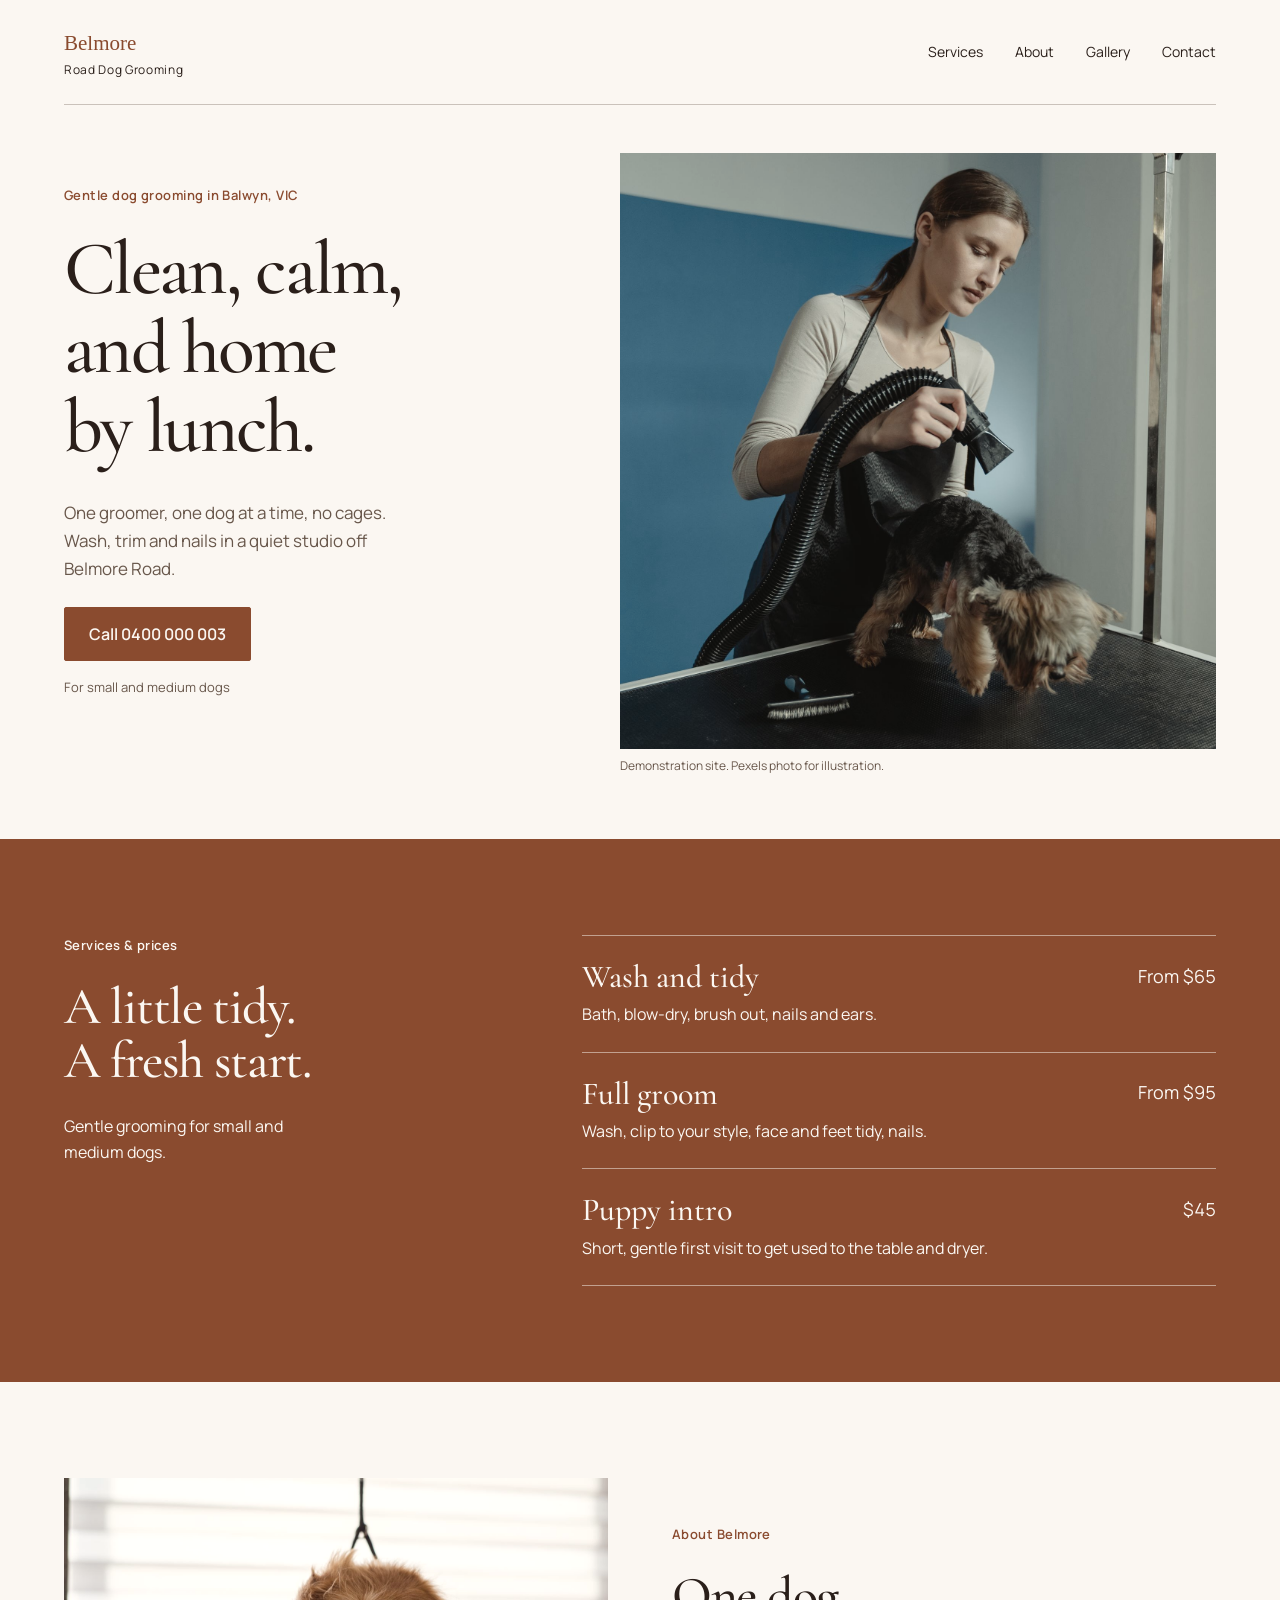
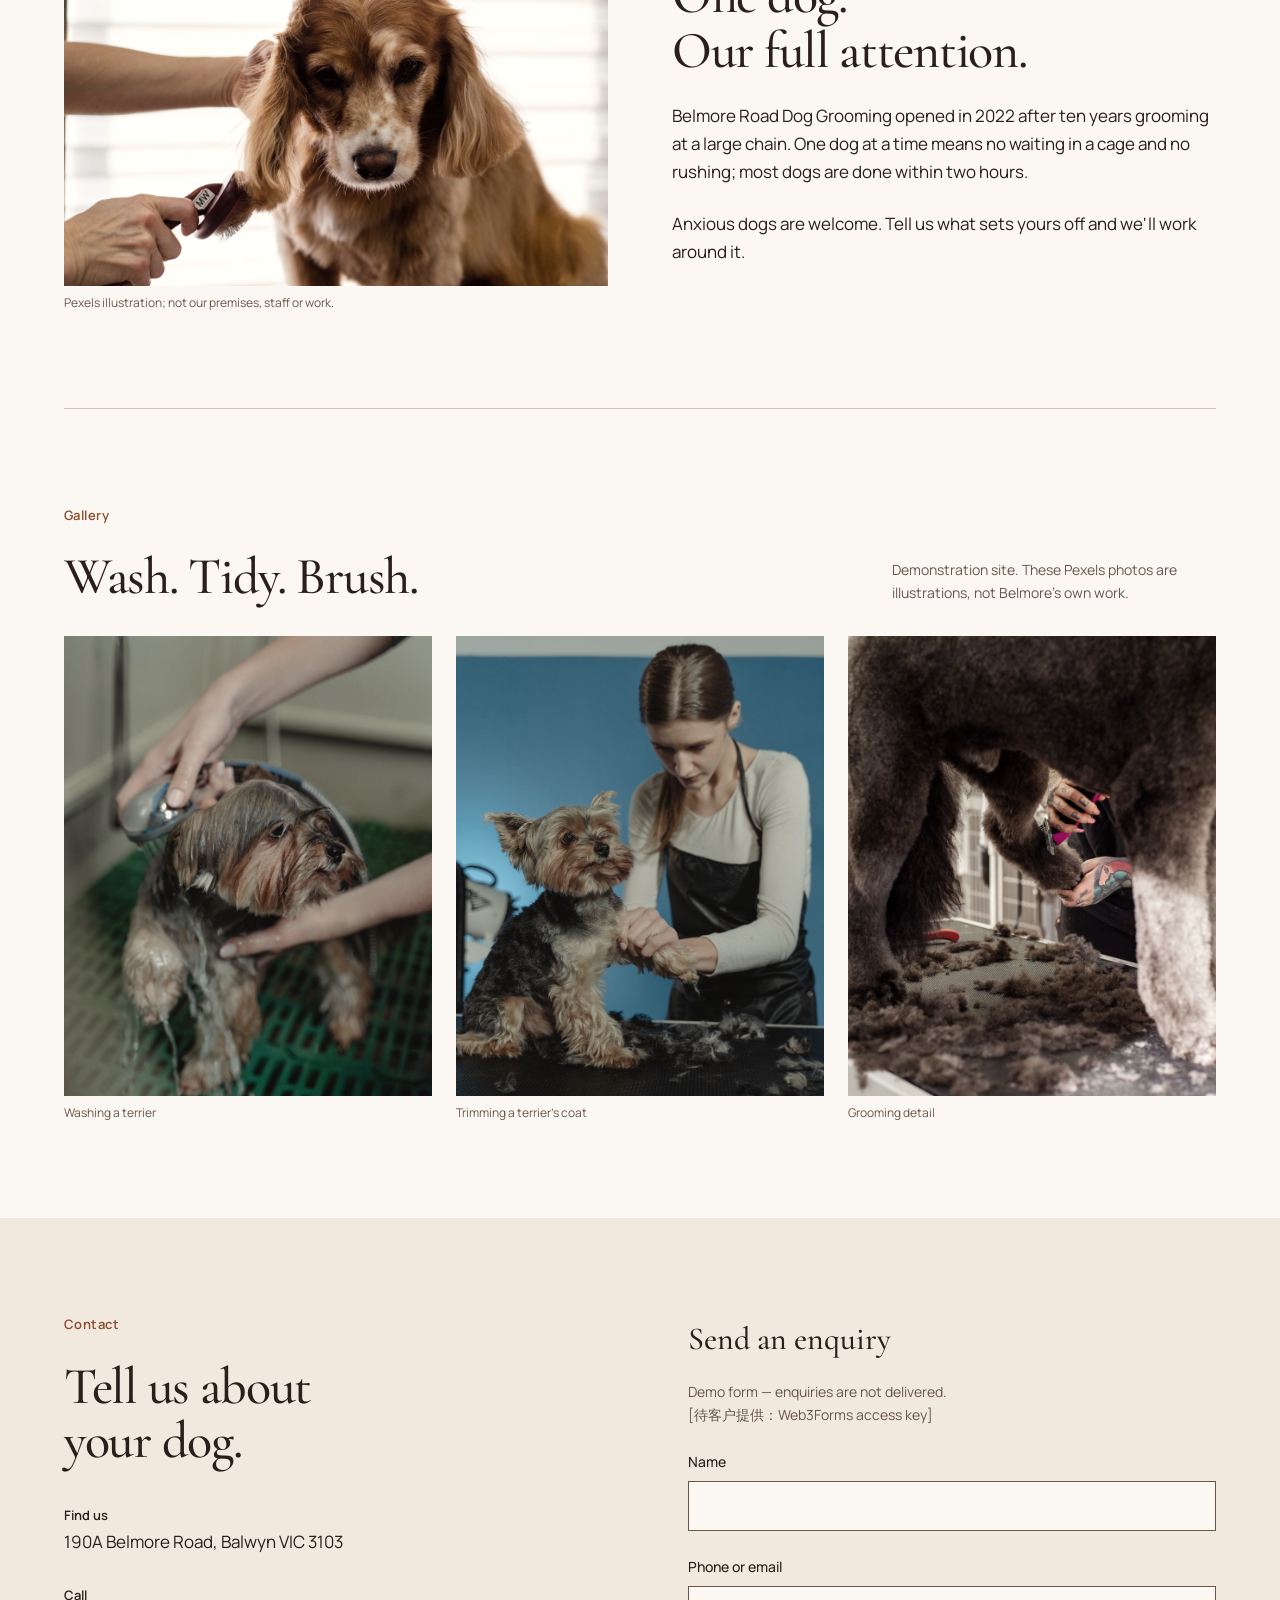
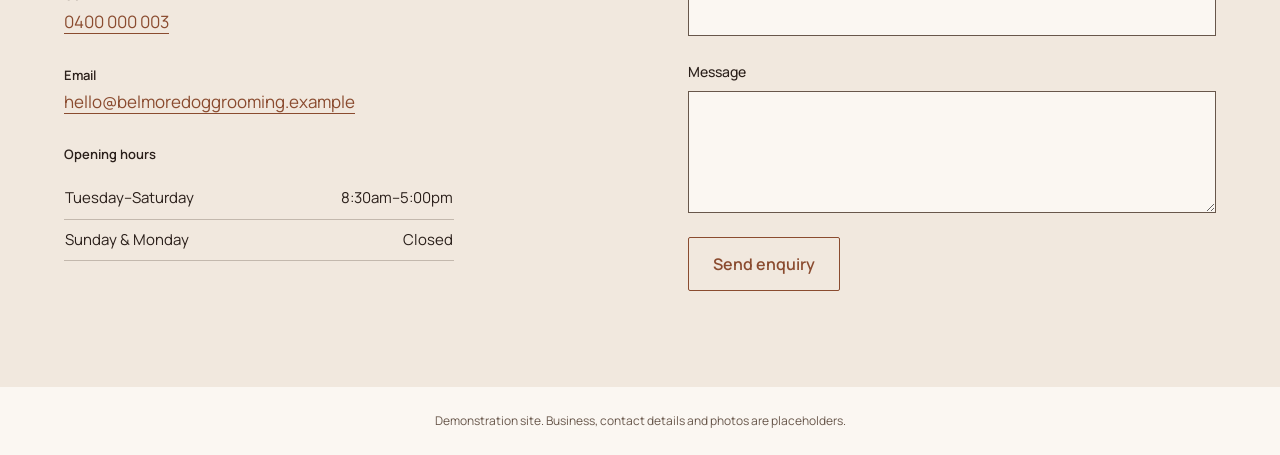
<file: demos/dog_grooming/index.html>
<!doctype html>
<html lang="en">
<head>
  <meta charset="utf-8">
  <meta name="viewport" content="width=device-width, initial-scale=1">
  <title>Belmore Road Dog Grooming — Gentle grooming in Balwyn</title>
  <meta name="description" content="Gentle grooming for small and medium dogs in Balwyn. View services, prices and contact details. A demonstration website for a fictional business.">
  <!-- search-console -->
  <link rel="preconnect" href="https://fonts.googleapis.com">
  <link rel="preconnect" href="https://fonts.gstatic.com" crossorigin>
  <link href="https://fonts.googleapis.com/css2?family=Cormorant+Garamond:wght@500;600&family=Manrope:wght@400;500;600&display=swap" rel="stylesheet">
  <link rel="stylesheet" href="style.css">
</head>
<body>
  <header class="top wrap">
    <a class="brand" href="#top" aria-label="Belmore Road Dog Grooming — home">
      <img src="images/logo.svg" alt="Belmore" width="240" height="48">
      <span>Road Dog Grooming</span>
    </a>
    <nav class="nav" aria-label="Sections">
      <a href="#services">Services</a>
      <a href="#about">About</a>
      <a href="#gallery">Gallery</a>
      <a href="#contact">Contact</a>
    </nav>
  </header>

  <main id="top">
    <section class="hero wrap" aria-labelledby="hero-title">
      <div class="hero-heading">
        <p class="eyebrow">Gentle dog grooming in Balwyn, VIC</p>
        <h1 id="hero-title">Clean, calm,<br>and home<br class="desktop-break"> by lunch.</h1>
      </div>
      <figure class="hero-media">
        <img src="images/hero.jpg" alt="Blow-drying a small dog on the table — Pexels stock photograph" width="1280" height="1920" fetchpriority="high">
        <figcaption>Demonstration site. Pexels photo for illustration.</figcaption>
      </figure>
      <div class="hero-details">
        <p class="lead">One groomer, one dog at a time, no cages. Wash, trim and nails in a quiet studio off Belmore Road.</p>
        <a class="btn primary" href="tel:0400000003">Call 0400 000 003</a>
        <p class="hero-note">For small and medium dogs</p>
      </div>
    </section>

    <section id="services" class="services section" aria-labelledby="services-title">
      <div class="menu-layout wrap">
        <div class="menu-heading">
          <p class="eyebrow">Services &amp; prices</p>
          <h2 id="services-title">A little tidy.<br>A fresh start.</h2>
          <p>Gentle grooming for small and medium dogs.</p>
        </div>
        <ul class="menu">
          <li class="menu-item">
            <h3>Wash and tidy</h3>
            <p class="price">From $65</p>
            <p class="service-description">Bath, blow-dry, brush out, nails and ears.</p>
          </li>
          <li class="menu-item">
            <h3>Full groom</h3>
            <p class="price">From $95</p>
            <p class="service-description">Wash, clip to your style, face and feet tidy, nails.</p>
          </li>
          <li class="menu-item">
            <h3>Puppy intro</h3>
            <p class="price">$45</p>
            <p class="service-description">Short, gentle first visit to get used to the table and dryer.</p>
          </li>
        </ul>
      </div>
    </section>

    <section id="about" class="about section wrap" aria-labelledby="about-title">
      <figure class="about-media">
        <img src="images/about.jpg" alt="Brushing a spaniel — Pexels stock photograph" width="1600" height="1068" loading="lazy">
        <figcaption>Pexels illustration; not our premises, staff or work.</figcaption>
      </figure>
      <div class="about-text">
        <p class="eyebrow">About Belmore</p>
        <h2 id="about-title">One dog.<br>Our full attention.</h2>
        <p>Belmore Road Dog Grooming opened in 2022 after ten years grooming at a large chain. One dog at a time means no waiting in a cage and no rushing; most dogs are done within two hours.</p>
        <p>Anxious dogs are welcome. Tell us what sets yours off and we'll work around it.</p>
      </div>
    </section>

    <section id="gallery" class="gallery-section section wrap" aria-labelledby="gallery-title">
      <div class="section-heading">
        <div>
          <p class="eyebrow">Gallery</p>
          <h2 id="gallery-title">Wash. Tidy. Brush.</h2>
        </div>
        <p class="gallery-note">Demonstration site. These Pexels photos are illustrations, not Belmore's own work.</p>
      </div>
      <div class="gallery">
        <figure>
          <img src="images/gallery-1.jpg" alt="Washing a terrier — Pexels stock photograph" width="1280" height="1920" loading="lazy">
          <figcaption>Washing a terrier</figcaption>
        </figure>
        <figure>
          <img src="images/gallery-2.jpg" alt="Trimming a terrier's coat — Pexels stock photograph" width="1600" height="1067" loading="lazy">
          <figcaption>Trimming a terrier's coat</figcaption>
        </figure>
        <figure>
          <img src="images/gallery-3.jpg" alt="Grooming a large dog's legs — Pexels stock photograph" width="1600" height="1068" loading="lazy">
          <figcaption>Grooming detail</figcaption>
        </figure>
      </div>
    </section>

    <section id="contact" class="contact section" aria-labelledby="contact-title">
      <div class="contact-layout wrap">
        <div class="contact-info">
          <p class="eyebrow">Contact</p>
          <h2 id="contact-title">Tell us about<br>your dog.</h2>
          <address>
            <p><strong>Find us</strong><br>190A Belmore Road, Balwyn VIC 3103</p>
            <p><strong>Call</strong><br><a href="tel:0400000003">0400 000 003</a></p>
            <p><strong>Email</strong><br><a href="mailto:hello@belmoredoggrooming.example">hello@belmoredoggrooming.example</a></p>
          </address>
          <h3 class="hours-heading">Opening hours</h3>
          <table class="hours">
            <tbody>
              <tr><th scope="row">Tuesday–Saturday</th><td>8:30am–5:00pm</td></tr>
              <tr><th scope="row">Sunday &amp; Monday</th><td>Closed</td></tr>
            </tbody>
          </table>
        </div>
        <!-- form_marker -->
        <!-- form_marker: the hidden access_key below decides which email receives enquiries. See HANDOVER.md §5. -->
        <form class="enquiry" action="https://api.web3forms.com/submit" method="POST">
          <input type="hidden" name="access_key" value="{{FORM_ACCESS_KEY}}">
          <input type="hidden" name="subject" value="New enquiry from Belmore Road Dog Grooming website">
          <input type="checkbox" name="botcheck" class="hidden" style="display:none" tabindex="-1" autocomplete="off">
          <h3>Send an enquiry</h3>
          <p class="form-note" id="form-note">Demo form — enquiries are not delivered.<br><span lang="zh">[待客户提供：Web3Forms access key]</span></p>
          <label>Name <input type="text" name="name" required autocomplete="name"></label>
          <label>Phone or email <input type="text" name="contact" required autocomplete="tel"></label>
          <label>Message <textarea name="message" rows="4" required></textarea></label>
          <button class="btn" type="submit" aria-describedby="form-note">Send enquiry</button>
        </form>
      </div>
    </section>
  </main>

  <footer class="foot">
    <p>Demonstration site. Business, contact details and photos are placeholders.</p>
  </footer>
</body>
</html>
</file>
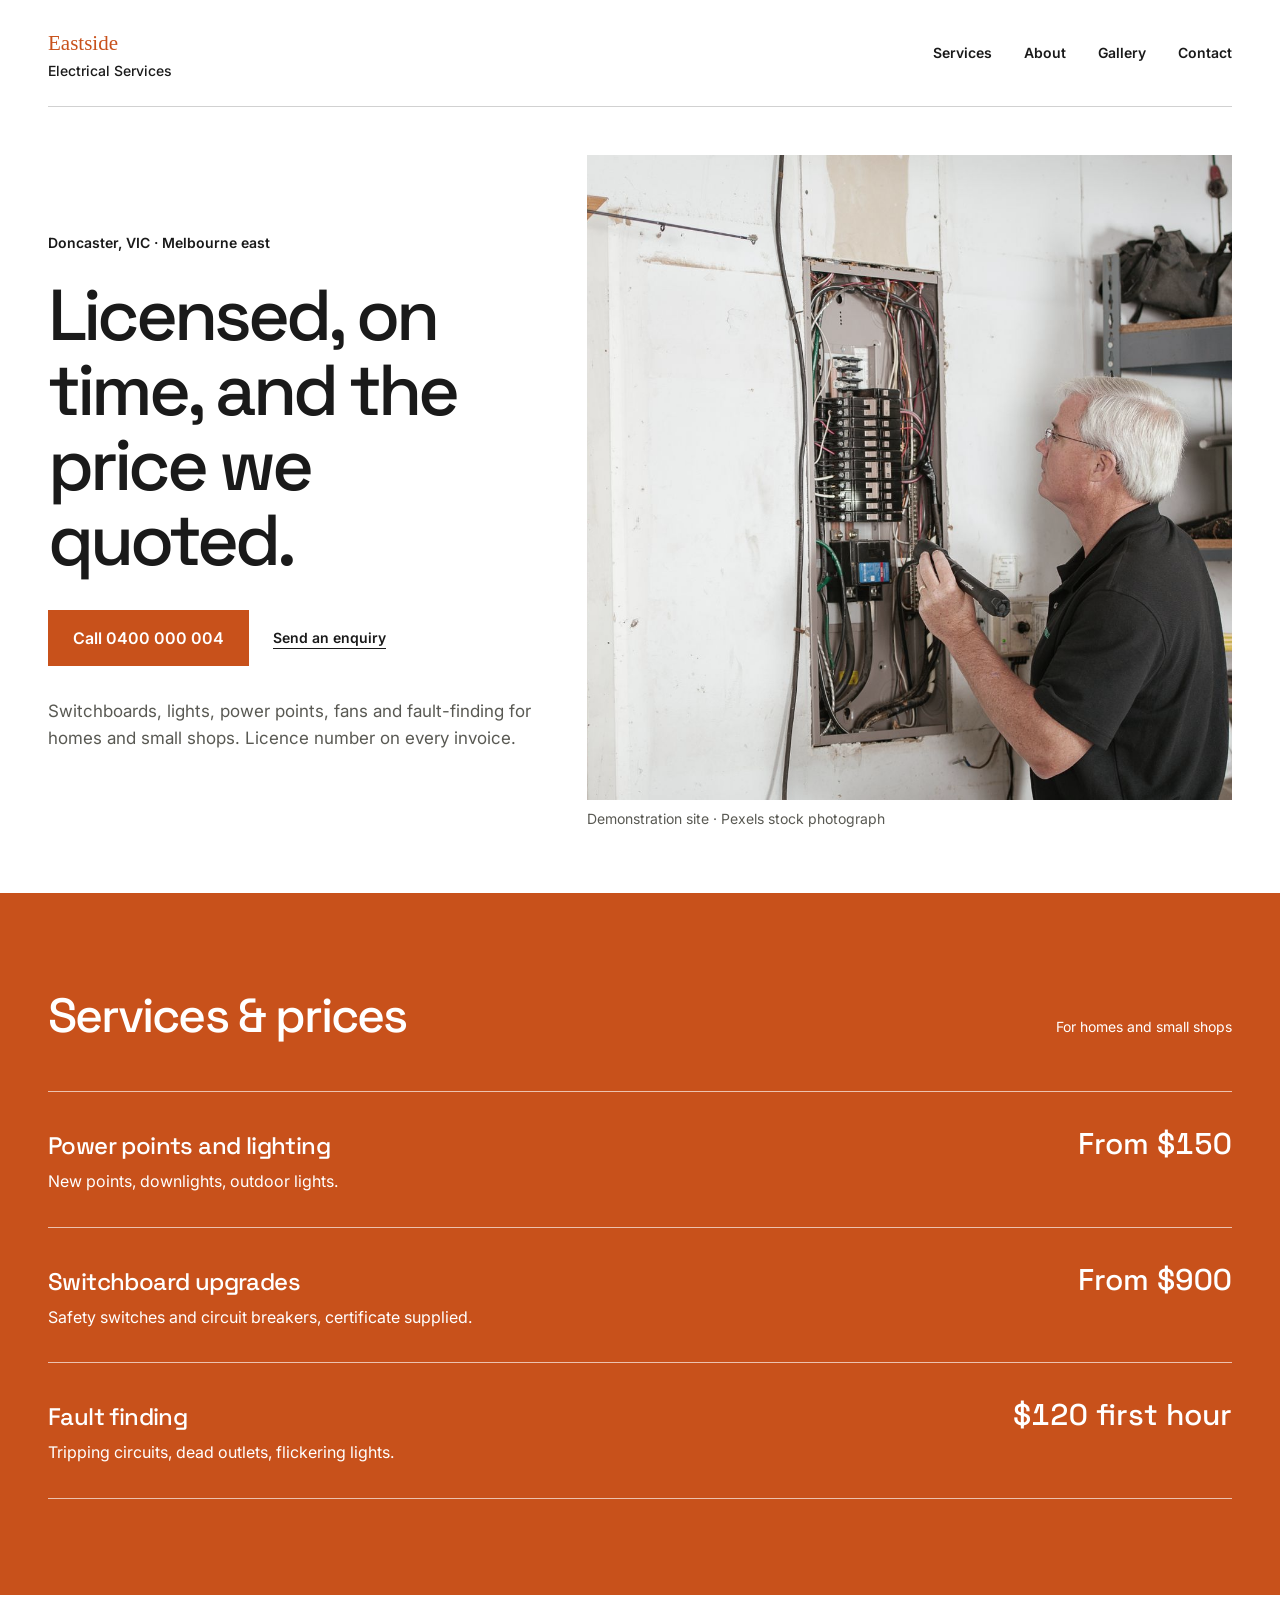
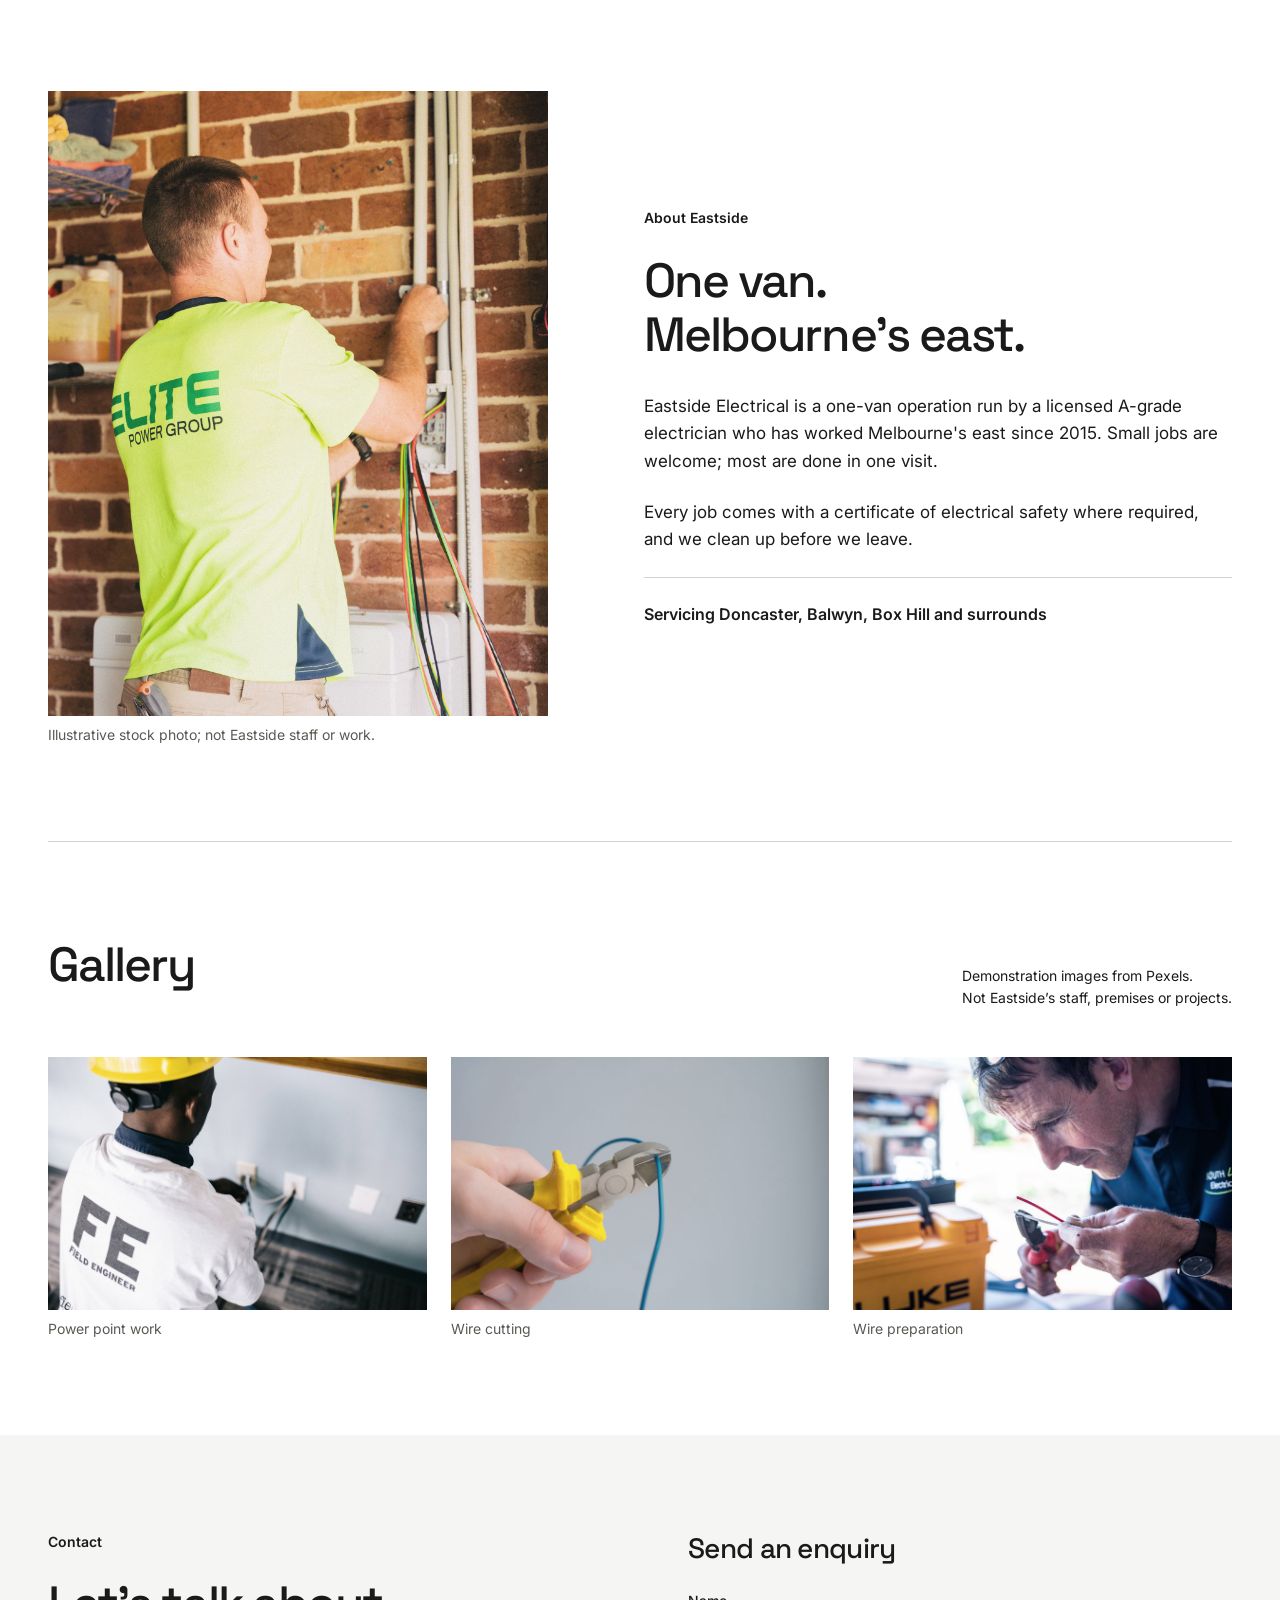
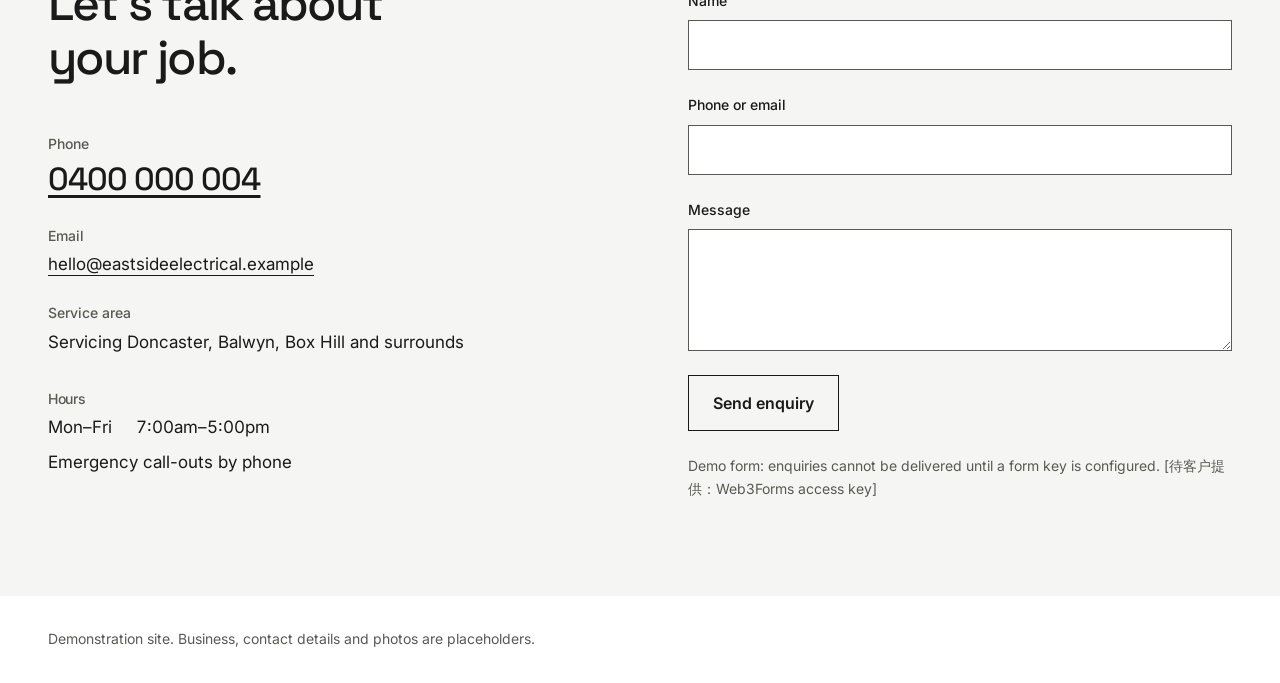
<file: demos/electrician/index.html>
<!doctype html>
<html lang="en">
<head>
  <meta charset="utf-8">
  <meta name="viewport" content="width=device-width, initial-scale=1">
  <title>Eastside Electrical Services — Licensed electrician, Melbourne east</title>
  <meta name="description" content="Electrical services in Doncaster, Balwyn, Box Hill and surrounds. View services, prices and contact details. Fictional demonstration business.">
  <!-- search-console -->
  <link rel="preconnect" href="https://fonts.googleapis.com">
  <link rel="preconnect" href="https://fonts.gstatic.com" crossorigin>
  <link href="https://fonts.googleapis.com/css2?family=Inter:wght@400;500;600;700&family=Space+Grotesk:wght@400;500;600;700&display=swap" rel="stylesheet">
  <link rel="stylesheet" href="style.css">
</head>
<body>
  <header class="top wrap">
    <a class="brand" href="#top" aria-label="Eastside Electrical Services home">
      <img src="images/logo.svg" alt="Eastside" width="240" height="48">
      <span>Electrical Services</span>
    </a>
    <nav class="nav" aria-label="Sections">
      <a href="#services">Services</a>
      <a href="#about">About</a>
      <a href="#gallery">Gallery</a>
      <a href="#contact">Contact</a>
    </nav>
  </header>
  <main id="top">
    <section class="hero wrap" aria-labelledby="hero-title">
      <div class="hero-heading">
        <p class="eyebrow">Doncaster, VIC · Melbourne east</p>
        <h1 id="hero-title">Licensed, on time, and the price we quoted.</h1>
      </div>
      <figure class="hero-media">
        <img src="images/hero.jpg" alt="Stock photograph of an electrician checking a home switchboard" width="1600" height="1064" fetchpriority="high">
        <figcaption>Demonstration site · Pexels stock photograph</figcaption>
      </figure>
      <div class="hero-details">
        <div class="actions">
          <a class="btn primary" href="tel:0400000004">Call 0400 000 004</a>
          <a class="text-link" href="#contact">Send an enquiry</a>
        </div>
        <p class="lead">Switchboards, lights, power points, fans and fault-finding for homes and small shops. Licence number on every invoice.</p>
      </div>
    </section>

    <section id="services" class="services" aria-labelledby="services-title">
      <div class="wrap section-inner">
        <div class="section-heading">
          <h2 id="services-title">Services &amp; prices</h2>
          <p>For homes and small shops</p>
        </div>
        <ul class="price-list">
          <li class="service-row">
            <div><h3>Power points and lighting</h3><p>New points, downlights, outdoor lights.</p></div>
            <p class="price">From $150</p>
          </li>
          <li class="service-row">
            <div><h3>Switchboard upgrades</h3><p>Safety switches and circuit breakers, certificate supplied.</p></div>
            <p class="price">From $900</p>
          </li>
          <li class="service-row">
            <div><h3>Fault finding</h3><p>Tripping circuits, dead outlets, flickering lights.</p></div>
            <p class="price">$120 first hour</p>
          </li>
        </ul>
      </div>
    </section>

    <section id="about" class="about wrap section-inner" aria-labelledby="about-title">
      <figure class="about-media">
        <img src="images/about.jpg" alt="Stock photograph of an electrician working on cables and conduit against a brick wall" width="1407" height="1759" loading="lazy">
        <figcaption>Illustrative stock photo; not Eastside staff or work.</figcaption>
      </figure>
      <div class="about-copy">
        <p class="eyebrow">About Eastside</p>
        <h2 id="about-title">One van.<br>Melbourne’s east.</h2>
        <p>Eastside Electrical is a one-van operation run by a licensed A-grade electrician who has worked Melbourne's east since 2015. Small jobs are welcome; most are done in one visit.</p>
        <p>Every job comes with a certificate of electrical safety where required, and we clean up before we leave.</p>
        <p class="service-area">Servicing Doncaster, Balwyn, Box Hill and surrounds</p>
      </div>
    </section>

    <section id="gallery" class="gallery-section wrap section-inner" aria-labelledby="gallery-title">
      <div class="section-heading">
        <h2 id="gallery-title">Gallery</h2>
        <p>Demonstration images from Pexels.<br>Not Eastside’s staff, premises or projects.</p>
      </div>
      <div class="gallery">
        <figure><img src="images/gallery-1.jpg" alt="Stock photograph of an electrician working at wall power points" width="1600" height="1067" loading="lazy"><figcaption>Power point work</figcaption></figure>
        <figure><img src="images/gallery-2.jpg" alt="Stock photograph of a hand cutting blue wire with pliers" width="1600" height="1067" loading="lazy"><figcaption>Wire cutting</figcaption></figure>
        <figure><img src="images/gallery-3.jpg" alt="Stock photograph of an electrician preparing a red wire with a hand tool" width="1600" height="1067" loading="lazy"><figcaption>Wire preparation</figcaption></figure>
      </div>
    </section>

    <section id="contact" class="contact" aria-labelledby="contact-title">
      <div class="wrap section-inner contact-grid">
        <div class="contact-info">
          <p class="eyebrow">Contact</p>
          <h2 id="contact-title">Let’s talk about<br>your job.</h2>
          <address>
            <p><strong>Phone</strong><a class="contact-phone" href="tel:0400000004">0400 000 004</a></p>
            <p><strong>Email</strong><a href="mailto:hello@eastsideelectrical.example">hello@eastsideelectrical.example</a></p>
            <p><strong>Service area</strong>Servicing Doncaster, Balwyn, Box Hill and surrounds</p>
          </address>
          <h3 class="hours-title">Hours</h3>
          <table class="hours"><tbody><tr><th scope="row">Mon–Fri</th><td>7:00am–5:00pm</td></tr></tbody></table>
          <p>Emergency call-outs by phone</p>
        </div>
        <div class="form-column">
          <!-- form_marker -->
          <!-- form_marker: the hidden access_key below decides which email receives enquiries. See HANDOVER.md §5. -->
          <form class="enquiry" action="https://api.web3forms.com/submit" method="POST">
            <input type="hidden" name="access_key" value="{{FORM_ACCESS_KEY}}">
            <input type="hidden" name="subject" value="New enquiry from Eastside Electrical Services website">
            <input type="checkbox" name="botcheck" class="hidden" style="display:none" tabindex="-1" autocomplete="off">
            <h3>Send an enquiry</h3>
            <label>Name <input type="text" name="name" required autocomplete="name"></label>
            <label>Phone or email <input type="text" name="contact" required autocomplete="tel"></label>
            <label>Message <textarea name="message" rows="4" required></textarea></label>
            <button class="btn" type="submit">Send enquiry</button>
          </form>
          <p class="form-note">Demo form: enquiries cannot be delivered until a form key is configured. <span lang="zh">[待客户提供：Web3Forms access key]</span></p>
        </div>
      </div>
    </section>
  </main>
  <footer class="foot wrap"><p>Demonstration site. Business, contact details and photos are placeholders.</p></footer>
</body>
</html>
</file>
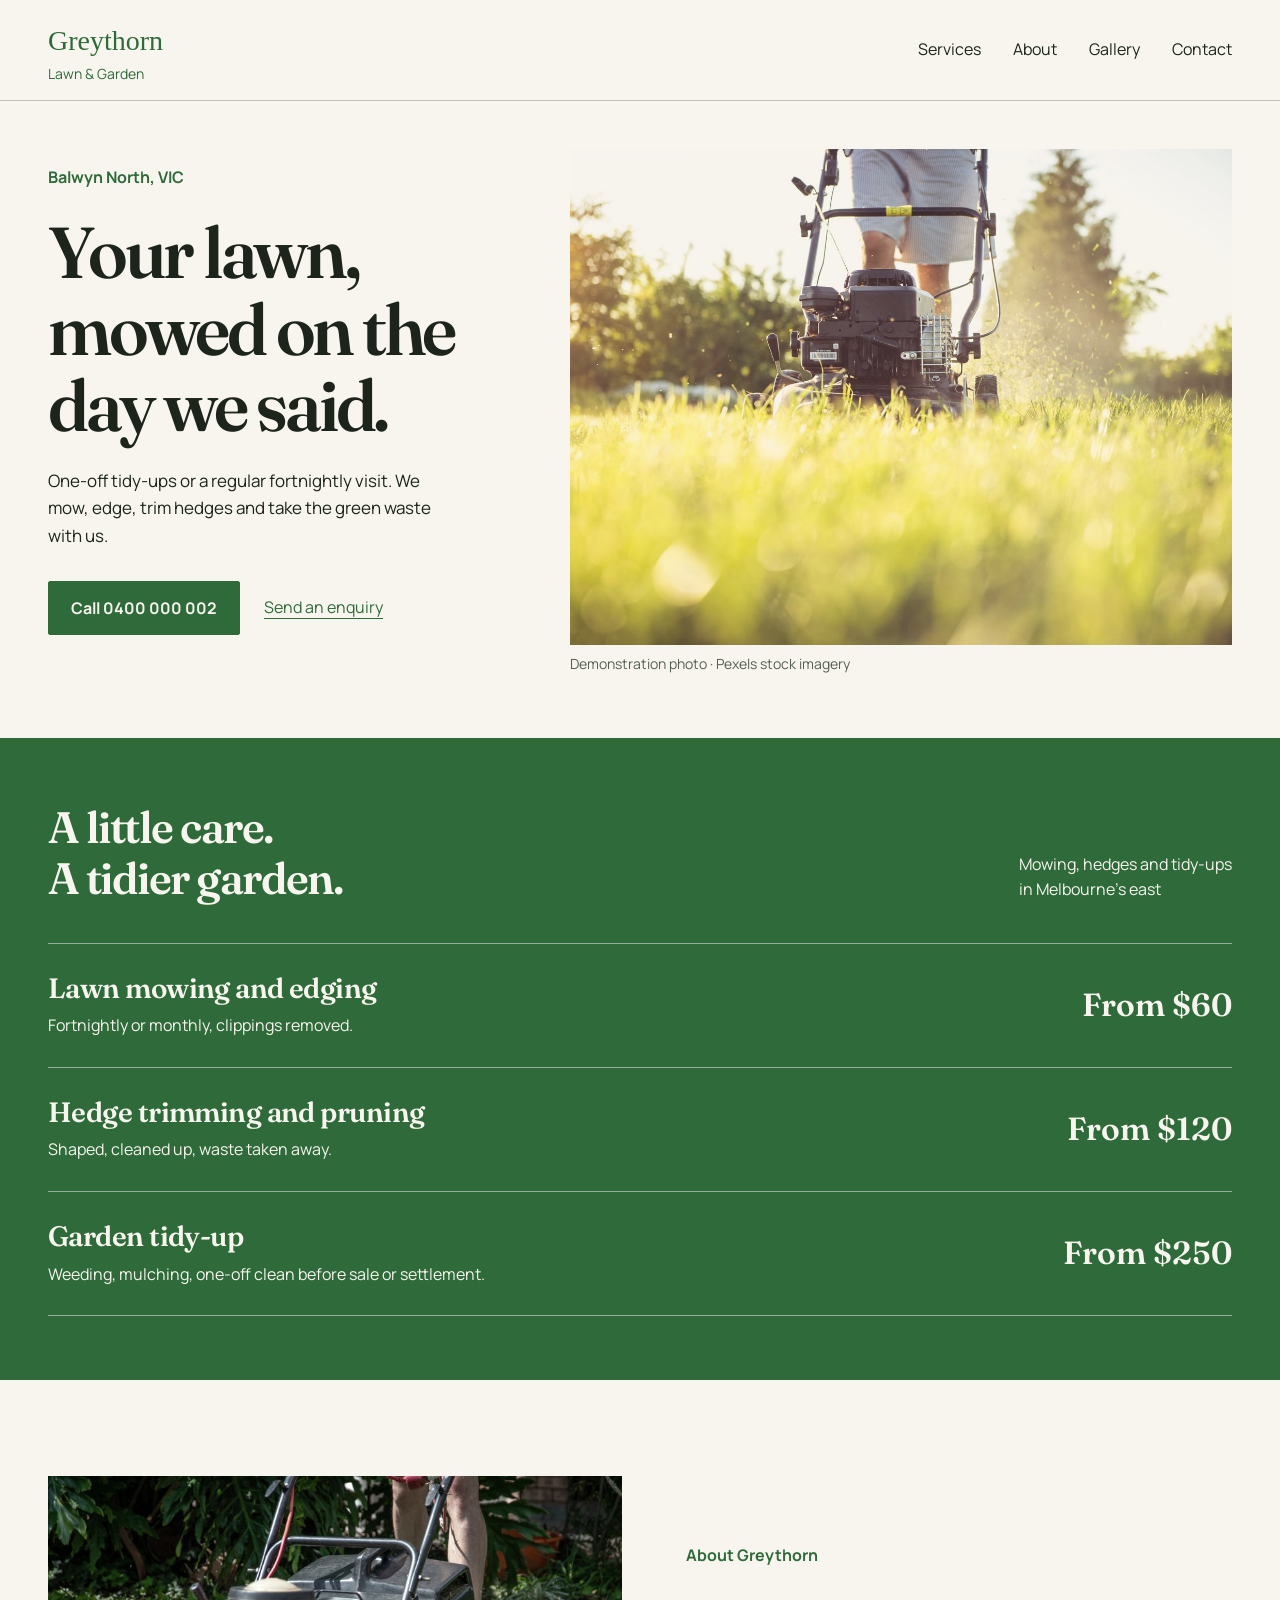
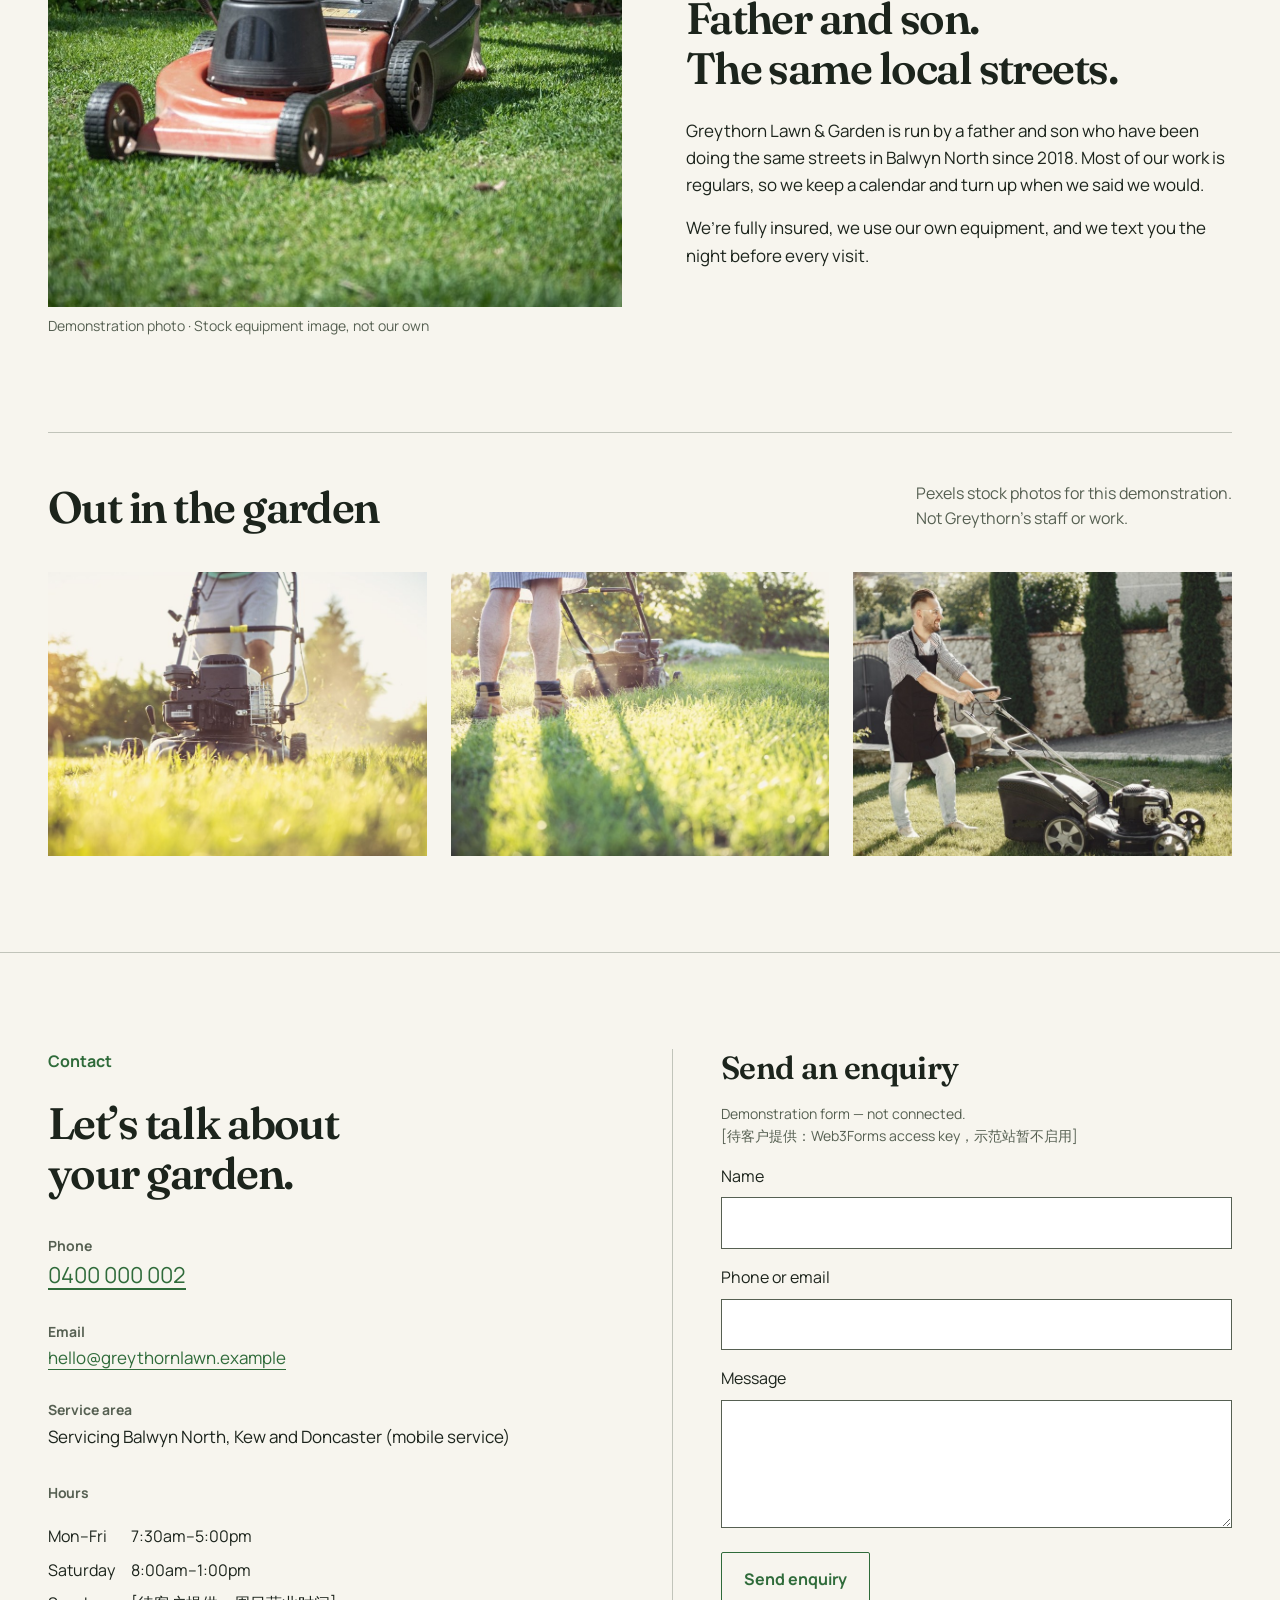
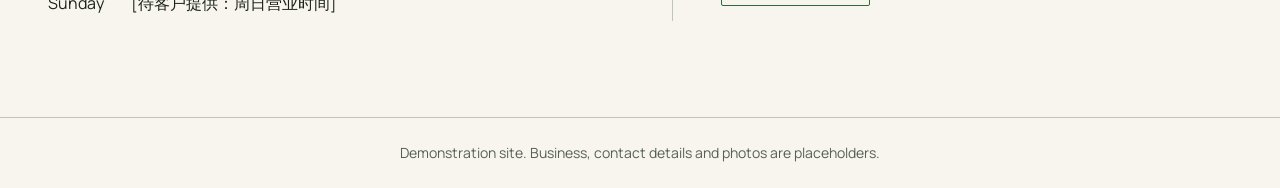
<file: demos/gardening/index.html>
<!doctype html>
<html lang="en">
<head>
  <meta charset="utf-8">
  <meta name="viewport" content="width=device-width, initial-scale=1">
  <title>Greythorn Lawn &amp; Garden — Lawn care in Balwyn North</title>
  <meta name="description" content="Mowing, hedges and tidy-ups in Melbourne's east. Greythorn Lawn &amp; Garden is a fictional Balwyn North business presented as a demonstration site.">
  <!-- search-console -->
  <link rel="preconnect" href="https://fonts.googleapis.com">
  <link rel="preconnect" href="https://fonts.gstatic.com" crossorigin>
  <link href="https://fonts.googleapis.com/css2?family=Fraunces:opsz,wght@9..144,600;9..144,700&amp;family=Manrope:wght@400;500;700&amp;display=swap" rel="stylesheet">
  <link rel="stylesheet" href="style.css">
</head>
<body>
  <header class="top wrap">
    <a class="brand" href="#top" aria-label="Greythorn Lawn &amp; Garden home">
      <img src="images/logo.svg" alt="Greythorn" width="240" height="48">
      <span>Lawn &amp; Garden</span>
    </a>
    <nav class="nav" aria-label="Sections">
      <a href="#services">Services</a>
      <a href="#about">About</a>
      <a href="#gallery">Gallery</a>
      <a href="#contact">Contact</a>
    </nav>
  </header>

  <main id="top">
    <section class="hero wrap" aria-labelledby="hero-title">
      <div class="hero-heading">
        <p class="eyebrow">Balwyn North, VIC</p>
        <h1 id="hero-title">Your lawn, mowed on the day we said.</h1>
      </div>
      <figure class="hero-media">
        <img src="images/hero.jpg" alt="Stock photo of a mower cutting a sunlit suburban lawn" width="1440" height="961" fetchpriority="high">
        <figcaption>Demonstration photo · Pexels stock imagery</figcaption>
      </figure>
      <div class="hero-details">
        <p class="lead">One-off tidy-ups or a regular fortnightly visit. We mow, edge, trim hedges and take the green waste with us.</p>
        <div class="actions">
          <a class="btn btn-primary" href="tel:0400000002">Call 0400 000 002</a>
          <a class="text-link" href="#contact">Send an enquiry</a>
        </div>
      </div>
    </section>

    <section id="services" class="services" aria-labelledby="services-title">
      <div class="wrap price-board">
        <div class="section-heading">
          <h2 id="services-title">A little care.<br>A tidier garden.</h2>
          <p>Mowing, hedges and tidy-ups<br>in Melbourne’s east</p>
        </div>
        <ul class="service-list">
          <li class="service-row">
            <div><h3>Lawn mowing and edging</h3><p>Fortnightly or monthly, clippings removed.</p></div>
            <p class="price">From $60</p>
          </li>
          <li class="service-row">
            <div><h3>Hedge trimming and pruning</h3><p>Shaped, cleaned up, waste taken away.</p></div>
            <p class="price">From $120</p>
          </li>
          <li class="service-row">
            <div><h3>Garden tidy-up</h3><p>Weeding, mulching, one-off clean before sale or settlement.</p></div>
            <p class="price">From $250</p>
          </li>
        </ul>
      </div>
    </section>

    <section id="about" class="about wrap section-space" aria-labelledby="about-title">
      <div class="about-copy">
        <p class="eyebrow">About Greythorn</p>
        <h2 id="about-title">Father and son.<br>The same local streets.</h2>
        <p>Greythorn Lawn &amp; Garden is run by a father and son who have been doing the same streets in Balwyn North since 2018. Most of our work is regulars, so we keep a calendar and turn up when we said we would.</p>
        <p>We’re fully insured, we use our own equipment, and we text you the night before every visit.</p>
      </div>
      <figure class="about-media">
        <img src="images/about.jpg" alt="Stock photo of a red lawn mower on grass" width="1000" height="667" loading="lazy">
        <figcaption>Demonstration photo · Stock equipment image, not our own</figcaption>
      </figure>
    </section>

    <section id="gallery" class="gallery-section wrap" aria-labelledby="gallery-title">
      <div class="section-heading">
        <h2 id="gallery-title">Out in the garden</h2>
        <p>Pexels stock photos for this demonstration.<br>Not Greythorn’s staff or work.</p>
      </div>
      <div class="gallery">
        <figure><img src="images/gallery-1.jpg" alt="Stock photo of a push mower viewed from the front in afternoon sunlight" width="900" height="601" loading="lazy"></figure>
        <figure><img src="images/gallery-2.jpg" alt="Stock photo of a person pushing a mower away across a sunlit lawn" width="900" height="601" loading="lazy"></figure>
        <figure><img src="images/gallery-3.jpg" alt="Stock photo of a person mowing beside a stone garden wall" width="900" height="600" loading="lazy"></figure>
      </div>
    </section>

    <section id="contact" class="contact wrap section-space" aria-labelledby="contact-title">
      <div class="contact-info">
        <p class="eyebrow">Contact</p>
        <h2 id="contact-title">Let’s talk about<br>your garden.</h2>
        <address>
          <p><strong>Phone</strong><br><a class="contact-phone" href="tel:0400000002">0400 000 002</a></p>
          <p><strong>Email</strong><br><a href="mailto:hello@greythornlawn.example">hello@greythornlawn.example</a></p>
          <p><strong>Service area</strong><br>Servicing Balwyn North, Kew and Doncaster (mobile service)</p>
        </address>
        <h3 class="hours-title">Hours</h3>
        <table class="hours">
          <tr><th scope="row">Mon–Fri</th><td>7:30am–5:00pm</td></tr>
          <tr><th scope="row">Saturday</th><td>8:00am–1:00pm</td></tr>
          <tr><th scope="row">Sunday</th><td><span lang="zh">[待客户提供：周日营业时间]</span></td></tr>
        </table>
      </div>
      <!-- form_marker -->
      <!-- form_marker: the hidden access_key below decides which email receives enquiries. See HANDOVER.md §5. -->
      <form class="enquiry" action="https://api.web3forms.com/submit" method="POST" aria-describedby="form-status">
        <input type="hidden" name="access_key" value="{{FORM_ACCESS_KEY}}">
        <input type="hidden" name="subject" value="New enquiry from Greythorn Lawn &amp; Garden website">
        <input type="checkbox" name="botcheck" class="hidden" style="display:none" tabindex="-1" autocomplete="off">
        <h3>Send an enquiry</h3>
        <p class="form-status" id="form-status">Demonstration form — not connected.<br><span lang="zh">[待客户提供：Web3Forms access key，示范站暂不启用]</span></p>
        <label>Name <input type="text" name="name" required autocomplete="name"></label>
        <label>Phone or email <input type="text" name="contact" required autocomplete="tel"></label>
        <label>Message <textarea name="message" rows="4" required></textarea></label>
        <button class="btn" type="submit">Send enquiry</button>
      </form>
    </section>
  </main>

  <footer class="foot">
    <p>Demonstration site. Business, contact details and photos are placeholders.</p>
  </footer>
</body>
</html>
</file>
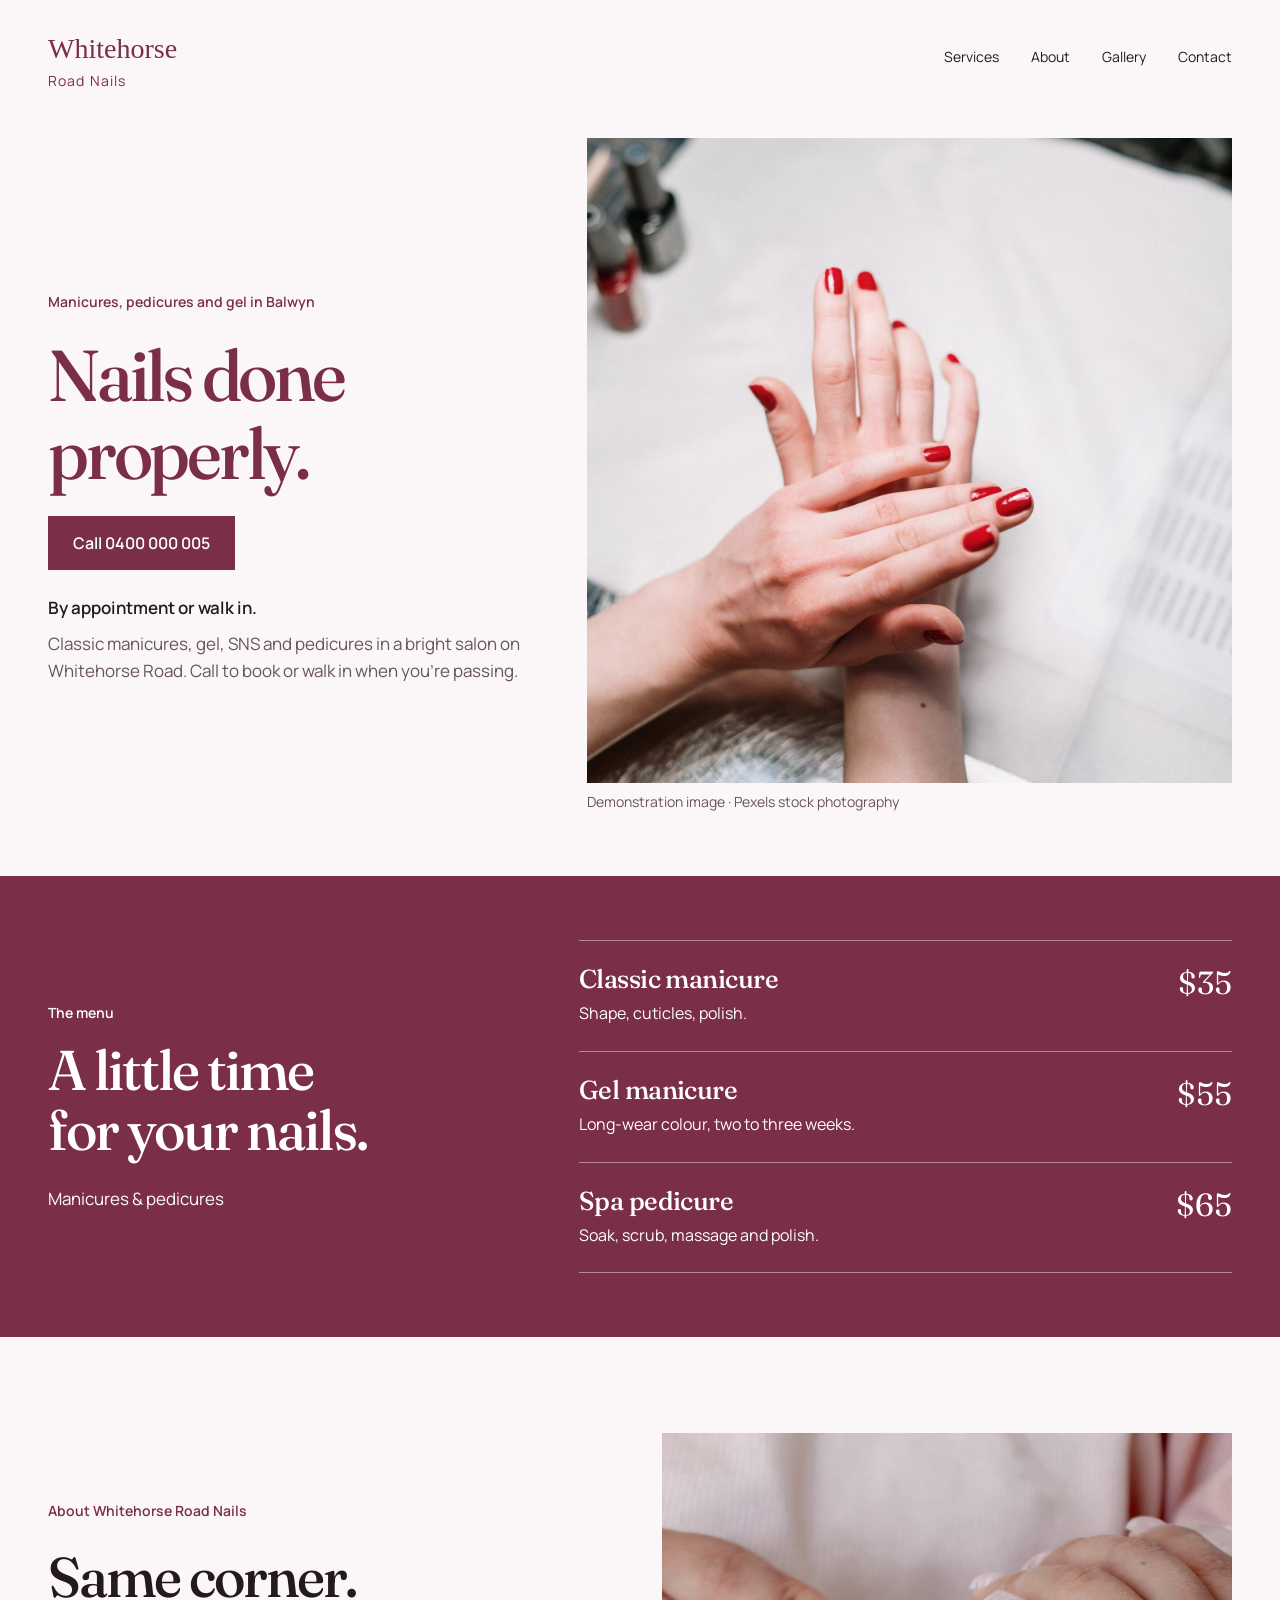
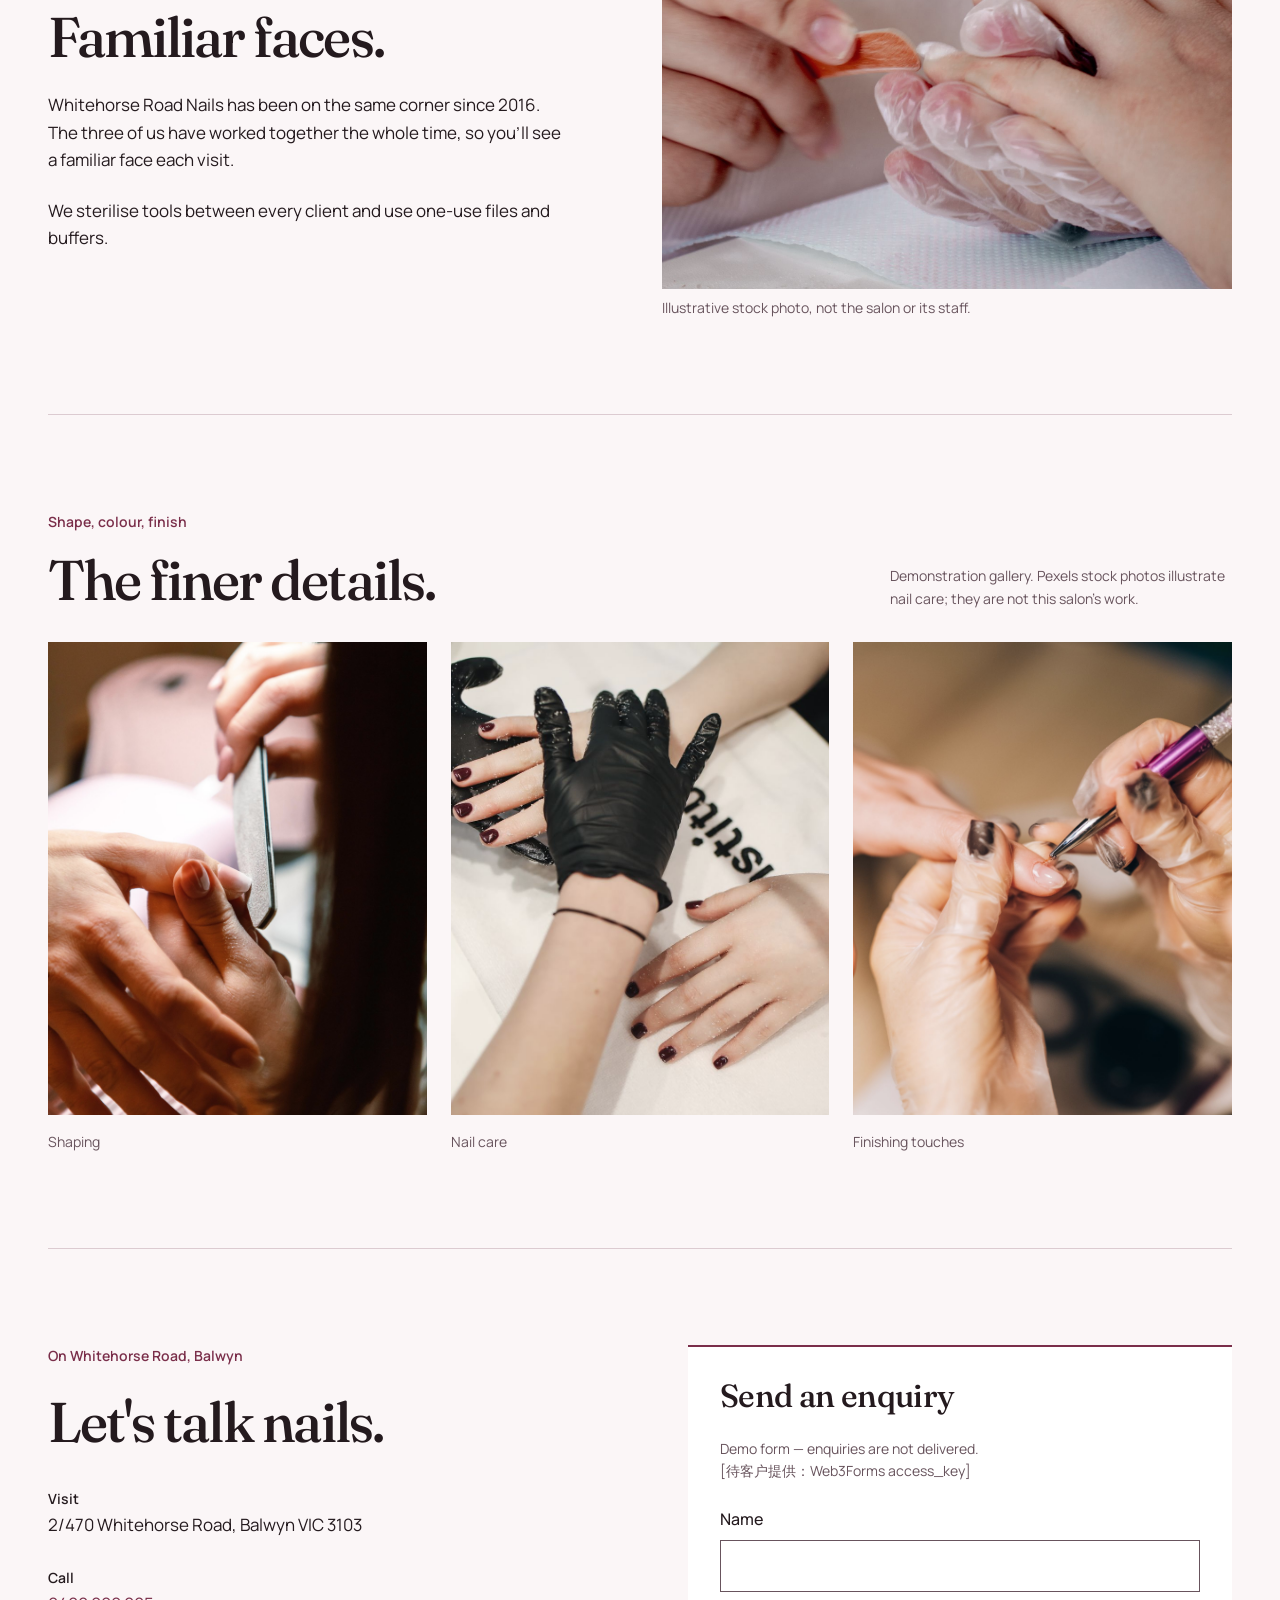
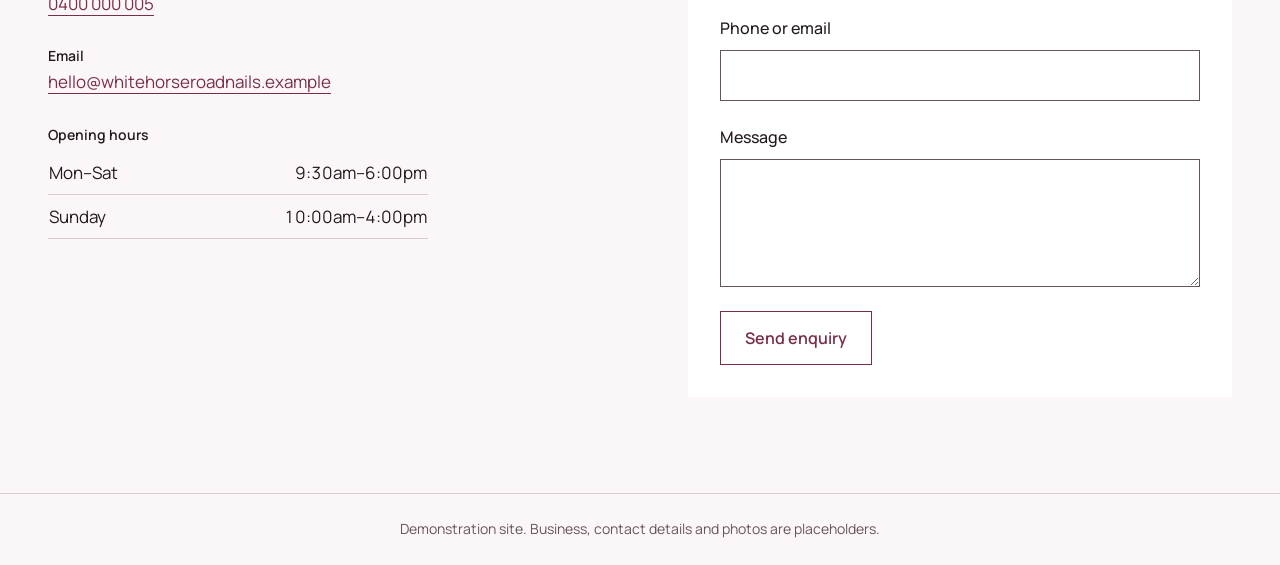
<file: demos/nail_salon/index.html>
<!doctype html>
<html lang="en">
<head>
  <meta charset="utf-8">
  <meta name="viewport" content="width=device-width, initial-scale=1">
  <title>Whitehorse Road Nails — Manicures, pedicures and gel in Balwyn</title>
  <meta name="description" content="Whitehorse Road Nails, Balwyn. View manicure and pedicure prices, hours and contact details. A demonstration website for a fictional salon.">
  <!-- search-console -->
  <link rel="preconnect" href="https://fonts.googleapis.com">
  <link rel="preconnect" href="https://fonts.gstatic.com" crossorigin>
  <link href="https://fonts.googleapis.com/css2?family=Fraunces:opsz,wght@9..144,500;9..144,600&amp;family=Manrope:wght@400;500;600;700&amp;display=swap" rel="stylesheet">
  <link rel="stylesheet" href="style.css">
</head>
<body>
  <header class="top wrap">
    <a class="brand" href="#top" aria-label="Whitehorse Road Nails home">
      <img src="images/logo.svg" alt="Whitehorse" width="240" height="48">
      <span>Road Nails</span>
    </a>
    <nav class="nav" aria-label="Sections">
      <a href="#services">Services</a>
      <a href="#about">About</a>
      <a href="#gallery">Gallery</a>
      <a href="#contact">Contact</a>
    </nav>
  </header>

  <main id="top">
    <section class="hero wrap" aria-labelledby="hero-title">
      <div class="hero-heading">
        <p class="eyebrow">Manicures, pedicures and gel in Balwyn</p>
        <h1 id="hero-title">Nails done properly.</h1>
      </div>
      <figure class="hero-media">
        <img src="images/hero.jpg" alt="Hands with glossy red nail polish; stock photograph." width="1600" height="2400" fetchpriority="high">
        <figcaption>Demonstration image · Pexels stock photography</figcaption>
      </figure>
      <div class="hero-details">
        <a class="btn primary" href="tel:0400000005">Call 0400 000 005</a>
        <p class="appointment">By appointment or walk in.</p>
        <p class="lead">Classic manicures, gel, SNS and pedicures in a bright salon on Whitehorse Road. Call to book or walk in when you're passing.</p>
      </div>
    </section>

    <section id="services" class="services" aria-labelledby="services-title">
      <div class="menu-layout wrap">
        <div class="section-intro">
          <p class="eyebrow">The menu</p>
          <h2 id="services-title">A little time<br>for your nails.</h2>
          <p>Manicures &amp; pedicures</p>
        </div>
        <ul class="price-menu">
          <li class="menu-item">
            <div><h3>Classic manicure</h3><p>Shape, cuticles, polish.</p></div>
            <span class="menu-price">$35</span>
          </li>
          <li class="menu-item">
            <div><h3>Gel manicure</h3><p>Long-wear colour, two to three weeks.</p></div>
            <span class="menu-price">$55</span>
          </li>
          <li class="menu-item">
            <div><h3>Spa pedicure</h3><p>Soak, scrub, massage and polish.</p></div>
            <span class="menu-price">$65</span>
          </li>
        </ul>
      </div>
    </section>

    <section id="about" class="about section wrap" aria-labelledby="about-title">
      <div class="about-copy">
        <p class="eyebrow">About Whitehorse Road Nails</p>
        <h2 id="about-title">Same corner.<br>Familiar faces.</h2>
        <p>Whitehorse Road Nails has been on the same corner since 2016. The three of us have worked together the whole time, so you'll see a familiar face each visit.</p>
        <p>We sterilise tools between every client and use one-use files and buffers.</p>
      </div>
      <figure class="about-media">
        <img src="images/about.jpg" alt="Close-up of a nail being filed with a gloved hand; stock photograph." width="1600" height="2400" loading="lazy">
        <figcaption>Illustrative stock photo, not the salon or its staff.</figcaption>
      </figure>
    </section>

    <section id="gallery" class="gallery-section section wrap" aria-labelledby="gallery-title">
      <div class="section-heading">
        <div><p class="eyebrow">Shape, colour, finish</p><h2 id="gallery-title">The finer details.</h2></div>
        <p class="photo-note">Demonstration gallery. Pexels stock photos illustrate nail care; they are not this salon's work.</p>
      </div>
      <div class="gallery">
        <figure><img src="images/gallery-1.jpg" alt="A nail file shaping the edge of a fingernail; stock photograph." width="1600" height="2400" loading="lazy"><figcaption>Shaping</figcaption></figure>
        <figure><img src="images/gallery-2.jpg" alt="Gloved hands caring for nails painted deep berry; stock photograph." width="1600" height="1067" loading="lazy"><figcaption>Nail care</figcaption></figure>
        <figure><img src="images/gallery-3.jpg" alt="A fine brush applying product to a pale pink nail; stock photograph." width="1600" height="2397" loading="lazy"><figcaption>Finishing touches</figcaption></figure>
      </div>
    </section>

    <section id="contact" class="contact section wrap" aria-labelledby="contact-title">
      <div class="contact-info">
        <p class="eyebrow">On Whitehorse Road, Balwyn</p>
        <h2 id="contact-title">Let's talk nails.</h2>
        <address>
          <p><strong>Visit</strong><br>2/470 Whitehorse Road, Balwyn VIC 3103</p>
          <p><strong>Call</strong><br><a href="tel:0400000005">0400 000 005</a></p>
          <p><strong>Email</strong><br><a href="mailto:hello@whitehorseroadnails.example">hello@whitehorseroadnails.example</a></p>
        </address>
        <h3 class="hours-title">Opening hours</h3>
        <table class="hours">
          <tbody>
            <tr><th scope="row">Mon–Sat</th><td>9:30am–6:00pm</td></tr>
            <tr><th scope="row">Sunday</th><td>10:00am–4:00pm</td></tr>
          </tbody>
        </table>
      </div>
      <!-- form_marker -->
      <!-- form_marker: the hidden access_key below decides which email receives enquiries. See HANDOVER.md §5. -->
      <form class="enquiry" action="https://api.web3forms.com/submit" method="POST" aria-describedby="form-status">
        <input type="hidden" name="access_key" value="{{FORM_ACCESS_KEY}}">
        <input type="hidden" name="subject" value="New enquiry from Whitehorse Road Nails website">
        <input type="checkbox" name="botcheck" class="hidden" style="display:none" tabindex="-1" autocomplete="off">
        <h3>Send an enquiry</h3>
        <p id="form-status" class="form-status">Demo form — enquiries are not delivered.<br><span lang="zh">[待客户提供：Web3Forms access_key]</span></p>
        <label>Name <input type="text" name="name" required autocomplete="name"></label>
        <label>Phone or email <input type="text" name="contact" required autocomplete="tel"></label>
        <label>Message <textarea name="message" rows="4" required></textarea></label>
        <button class="btn" type="submit">Send enquiry</button>
      </form>
    </section>
  </main>

  <footer class="foot"><p>Demonstration site. Business, contact details and photos are placeholders.</p></footer>
</body>
</html>
</file>
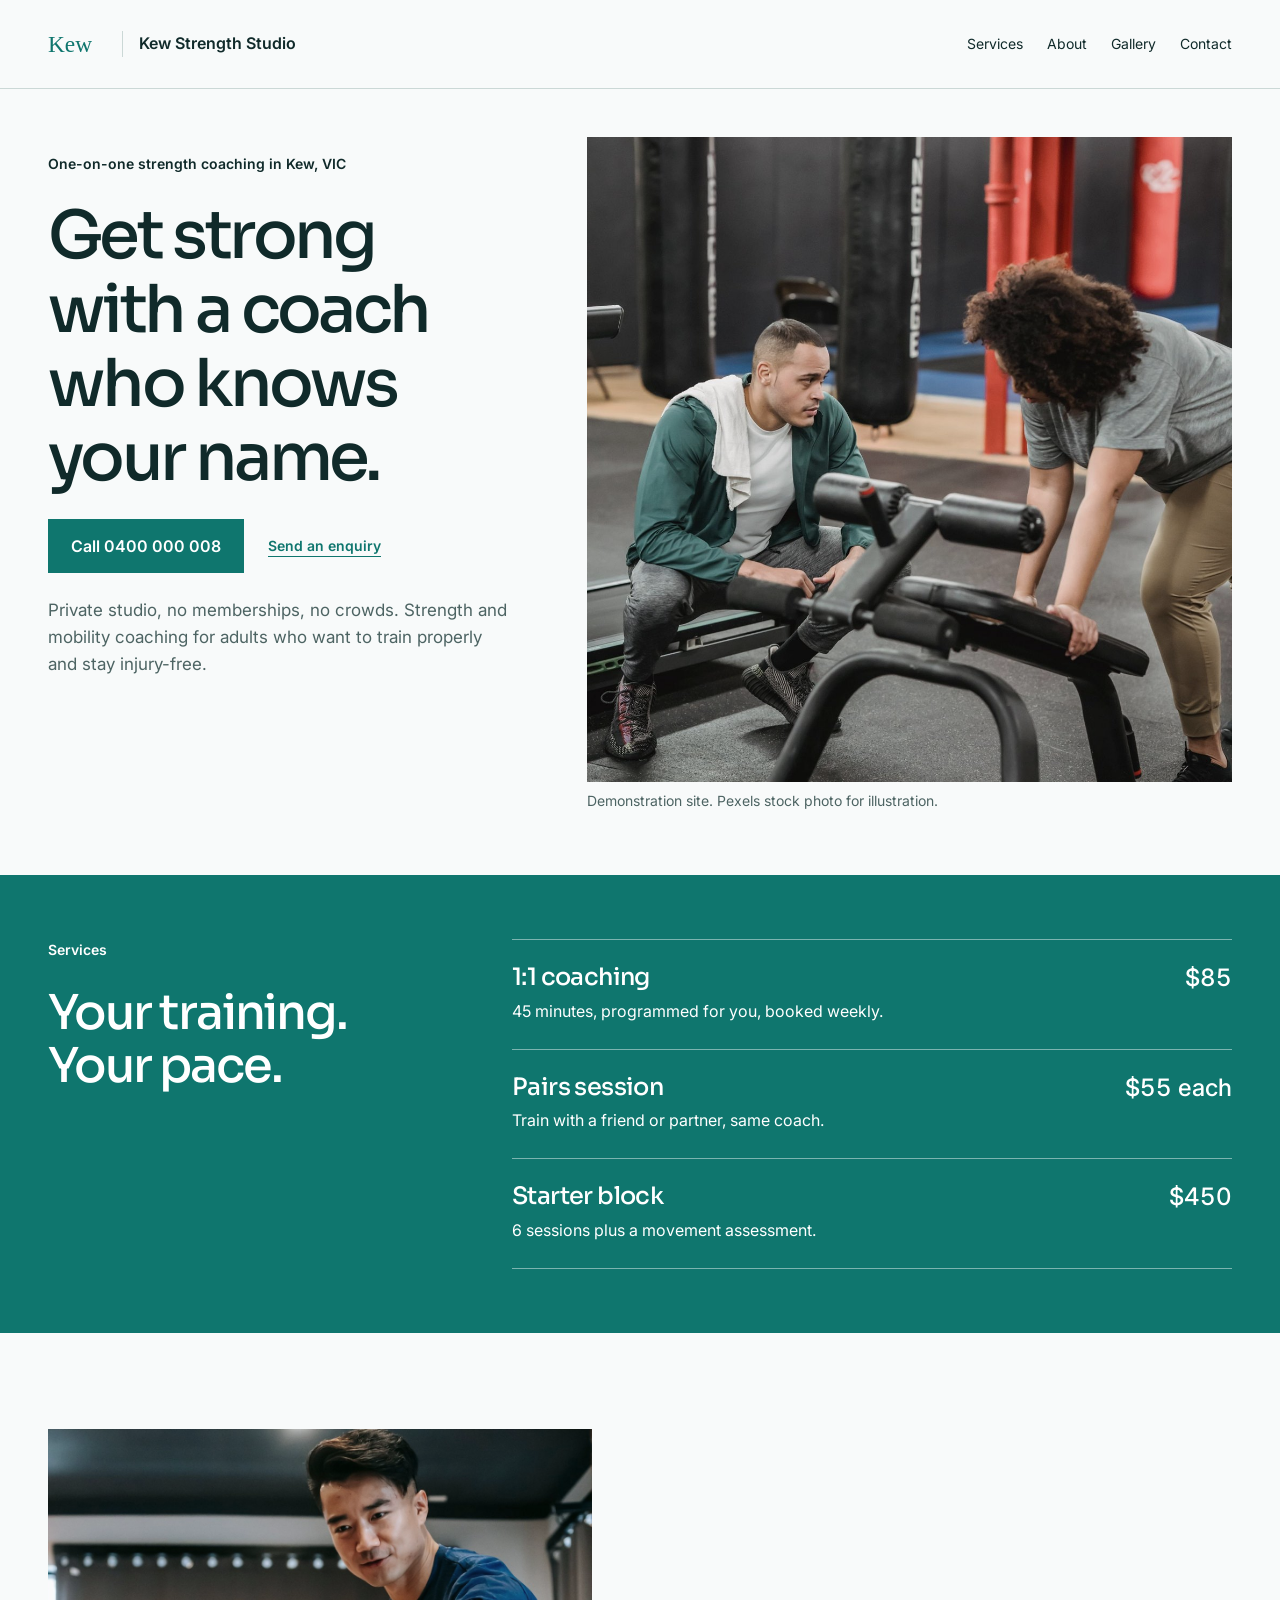
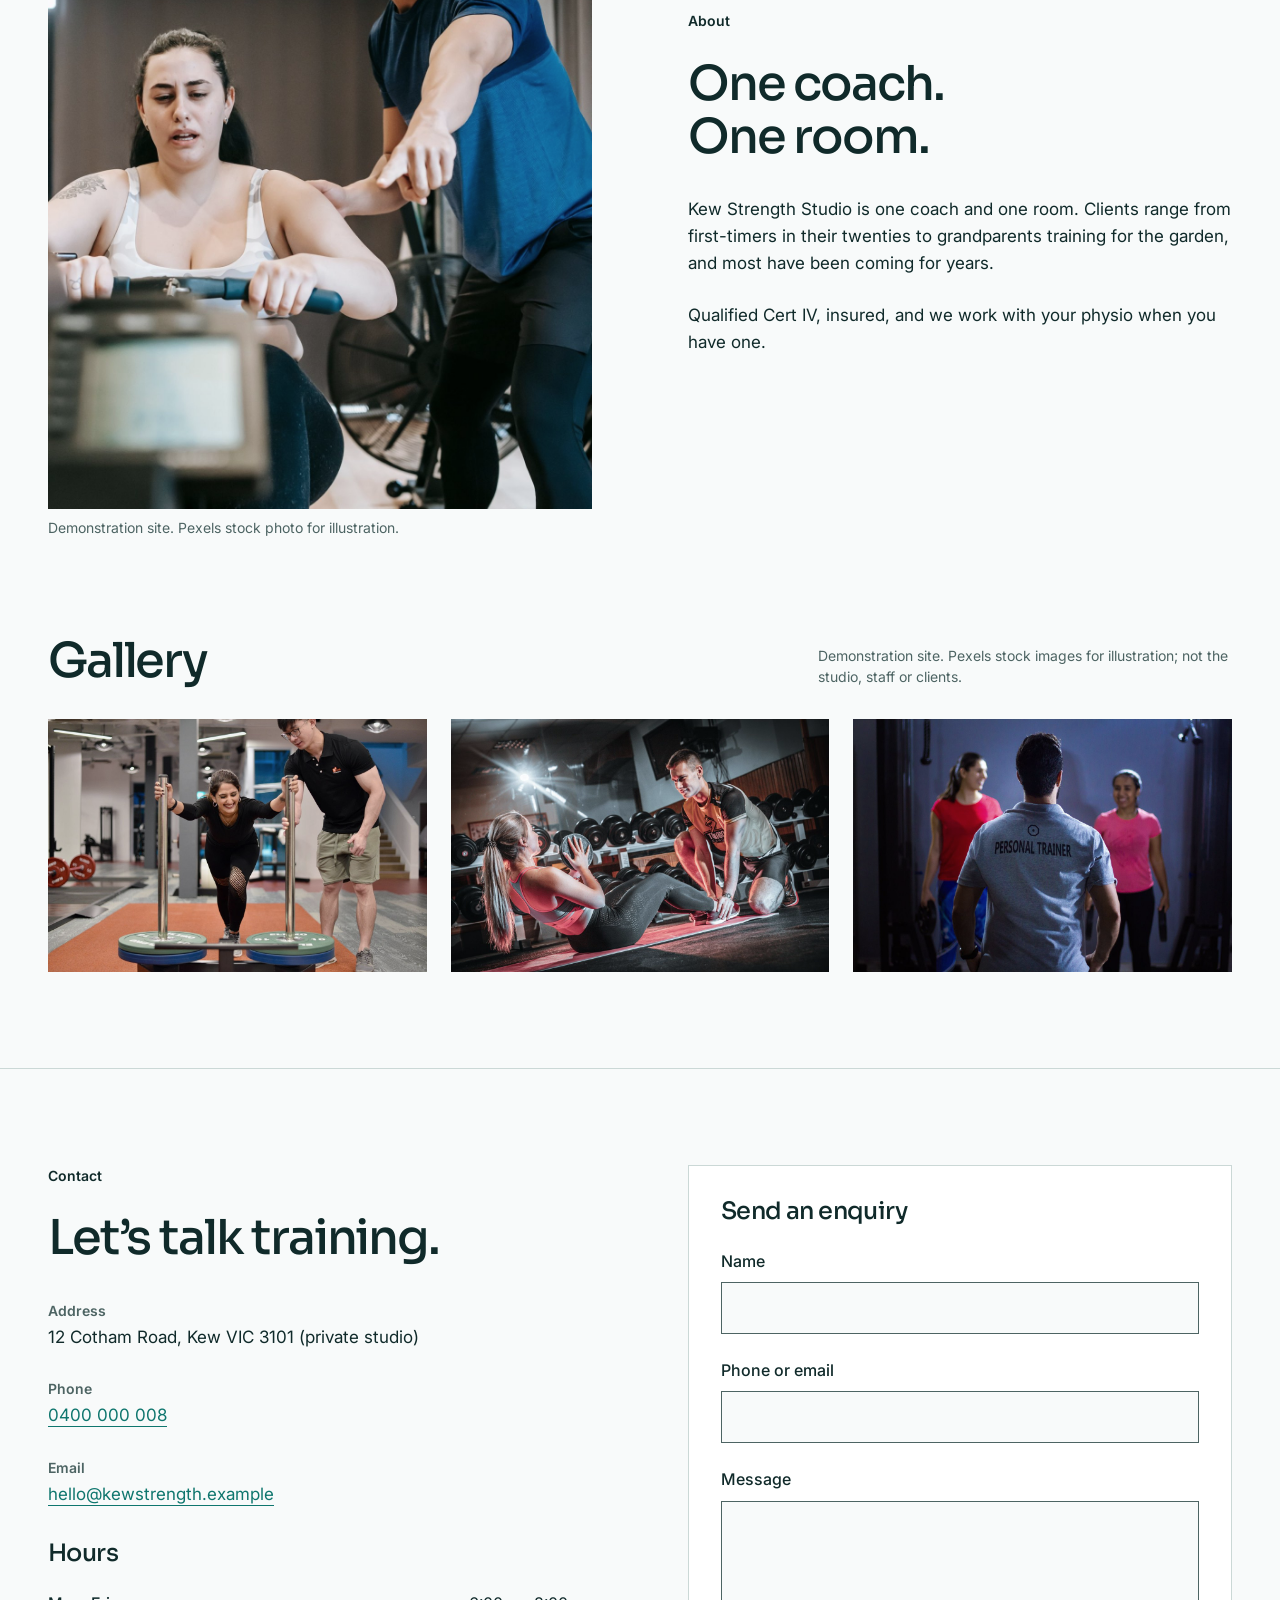
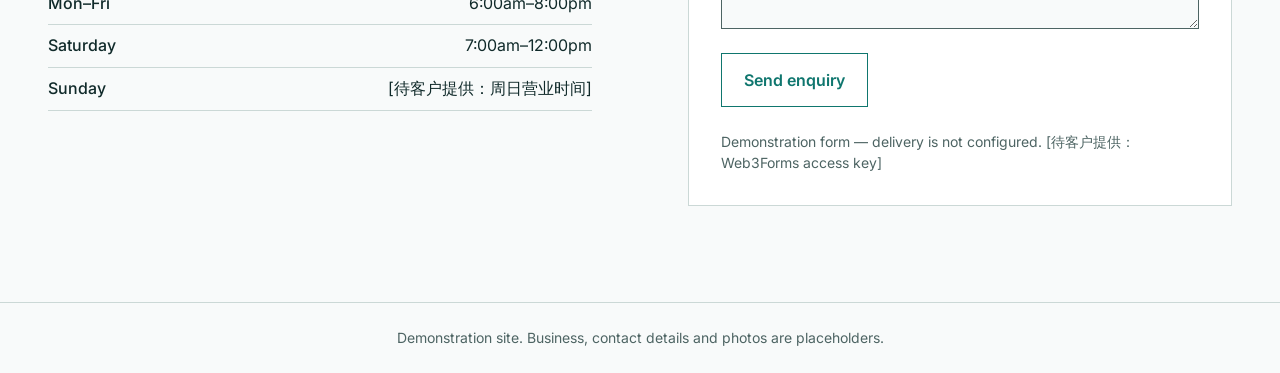
<file: demos/personal_trainer/index.html>
<!doctype html>
<html lang="en">
<head>
  <meta charset="utf-8">
  <meta name="viewport" content="width=device-width, initial-scale=1">
  <title>Kew Strength Studio — One-on-one strength coaching in Kew</title>
  <meta name="description" content="One-on-one strength coaching in Kew. Explore coaching sessions, pairs training and the starter block. A demonstration site for a fictional business.">
  <!-- search-console -->
  <link rel="preconnect" href="https://fonts.googleapis.com">
  <link rel="preconnect" href="https://fonts.gstatic.com" crossorigin>
  <link href="https://fonts.googleapis.com/css2?family=Inter:wght@400;500;600;700&amp;family=Sora:wght@500;600&amp;display=swap" rel="stylesheet">
  <link rel="stylesheet" href="style.css">
</head>
<body>
  <header class="top wrap">
    <a class="brand" href="#top"><img src="images/logo.svg" alt="" width="240" height="48"><span>Kew Strength Studio</span></a>
    <nav class="nav" aria-label="Sections">
      <a href="#services">Services</a>
      <a href="#about">About</a>
      <a href="#gallery">Gallery</a>
      <a href="#contact">Contact</a>
    </nav>
  </header>

  <main id="top">
    <section class="hero wrap" aria-labelledby="hero-title">
      <div class="hero-heading">
        <p class="eyebrow">One-on-one strength coaching in Kew, VIC</p>
        <h1 id="hero-title">Get strong with a coach who knows your name.</h1>
      </div>
      <figure class="hero-media">
        <img src="images/hero.jpg" alt="Stock photo: coach guiding a client on a machine" width="1200" height="1800" fetchpriority="high">
        <figcaption>Demonstration site. Pexels stock photo for illustration.</figcaption>
      </figure>
      <div class="actions">
        <a class="btn" href="tel:0400000008">Call 0400 000 008</a>
        <a class="text-link" href="#contact">Send an enquiry</a>
      </div>
      <p class="hero-description">Private studio, no memberships, no crowds. Strength and mobility coaching for adults who want to train properly and stay injury-free.</p>
    </section>

    <section id="services" class="services" aria-labelledby="services-title">
      <div class="wrap price-layout">
        <div class="section-intro">
          <p class="eyebrow">Services</p>
          <h2 id="services-title">Your training.<br>Your pace.</h2>
        </div>
        <ul class="price-list">
          <li class="price-row"><div><h3>1:1 coaching</h3><p>45 minutes, programmed for you, booked weekly.</p></div><p class="price">$85</p></li>
          <li class="price-row"><div><h3>Pairs session</h3><p>Train with a friend or partner, same coach.</p></div><p class="price">$55 each</p></li>
          <li class="price-row"><div><h3>Starter block</h3><p>6 sessions plus a movement assessment.</p></div><p class="price">$450</p></li>
        </ul>
      </div>
    </section>

    <section id="about" class="about section wrap" aria-labelledby="about-title">
      <figure class="about-media">
        <img src="images/about.jpg" alt="Stock photo: coach explaining a rowing session" width="1200" height="1800" loading="lazy">
        <figcaption>Demonstration site. Pexels stock photo for illustration.</figcaption>
      </figure>
      <div class="about-copy">
        <p class="eyebrow">About</p>
        <h2 id="about-title">One coach.<br>One room.</h2>
        <p>Kew Strength Studio is one coach and one room. Clients range from first-timers in their twenties to grandparents training for the garden, and most have been coming for years.</p>
        <p>Qualified Cert IV, insured, and we work with your physio when you have one.</p>
      </div>
    </section>

    <section id="gallery" class="gallery-section section wrap" aria-labelledby="gallery-title">
      <div class="section-heading">
        <h2 id="gallery-title">Gallery</h2>
        <p class="fine">Demonstration site. Pexels stock images for illustration; not the studio, staff or clients.</p>
      </div>
      <div class="gallery">
        <figure><img src="images/gallery-1.jpg" alt="Stock photo: pushing a sled with a coach" width="1200" height="801" loading="lazy"></figure>
        <figure><img src="images/gallery-2.jpg" alt="Stock photo: sit-ups with a medicine ball" width="1200" height="800" loading="lazy"></figure>
        <figure><img src="images/gallery-3.jpg" alt="Stock photo: coach guiding two clients" width="1200" height="800" loading="lazy"></figure>
      </div>
    </section>

    <section id="contact" class="contact section wrap" aria-labelledby="contact-title">
      <div class="contact-info">
        <p class="eyebrow">Contact</p>
        <h2 id="contact-title">Let’s talk training.</h2>
        <address>
          <p><strong>Address</strong><br>12 Cotham Road, Kew VIC 3101 (private studio)</p>
          <p><strong>Phone</strong><br><a href="tel:0400000008">0400 000 008</a></p>
          <p><strong>Email</strong><br><a href="mailto:hello@kewstrength.example">hello@kewstrength.example</a></p>
        </address>
        <h3>Hours</h3>
        <table class="hours">
          <tr><th scope="row">Mon–Fri</th><td>6:00am–8:00pm</td></tr>
          <tr><th scope="row">Saturday</th><td>7:00am–12:00pm</td></tr>
          <tr><th scope="row">Sunday</th><td><span lang="zh">[待客户提供：周日营业时间]</span></td></tr>
        </table>
      </div>
      <!-- form_marker -->
      <!-- form_marker: the hidden access_key below decides which email receives enquiries. See HANDOVER.md §5. -->
      <form class="enquiry" action="https://api.web3forms.com/submit" method="POST">
        <input type="hidden" name="access_key" value="{{FORM_ACCESS_KEY}}">
        <input type="hidden" name="subject" value="New enquiry from Kew Strength Studio website">
        <input type="checkbox" name="botcheck" class="hidden" style="display:none" tabindex="-1" autocomplete="off">
        <h3>Send an enquiry</h3>
        <label>Name <input type="text" name="name" required autocomplete="name"></label>
        <label>Phone or email <input type="text" name="contact" required autocomplete="tel"></label>
        <label>Message <textarea name="message" rows="4" required></textarea></label>
        <button class="btn" type="submit">Send enquiry</button>
        <p class="fine">Demonstration form — delivery is not configured. <span lang="zh">[待客户提供：Web3Forms access key]</span></p>
      </form>
    </section>
  </main>

  <footer class="foot"><p>Demonstration site. Business, contact details and photos are placeholders.</p></footer>
</body>
</html>
</file>
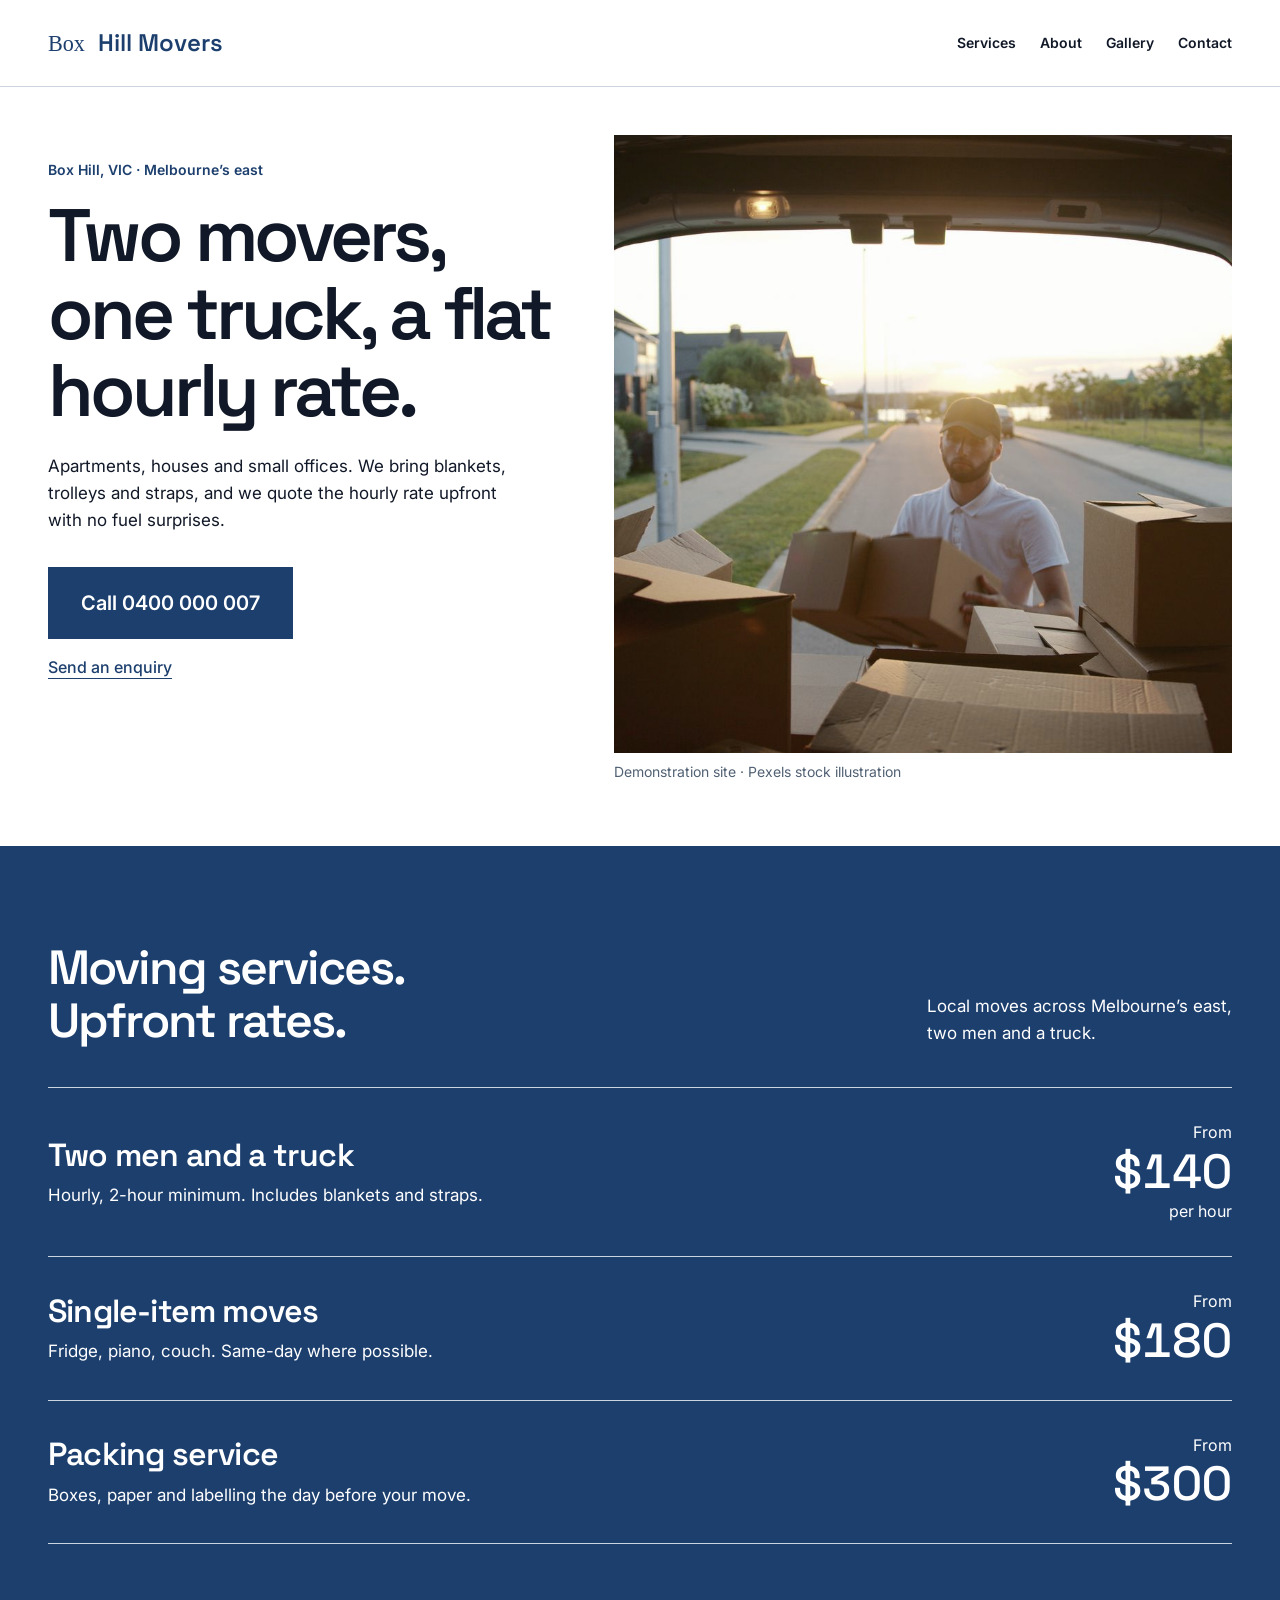
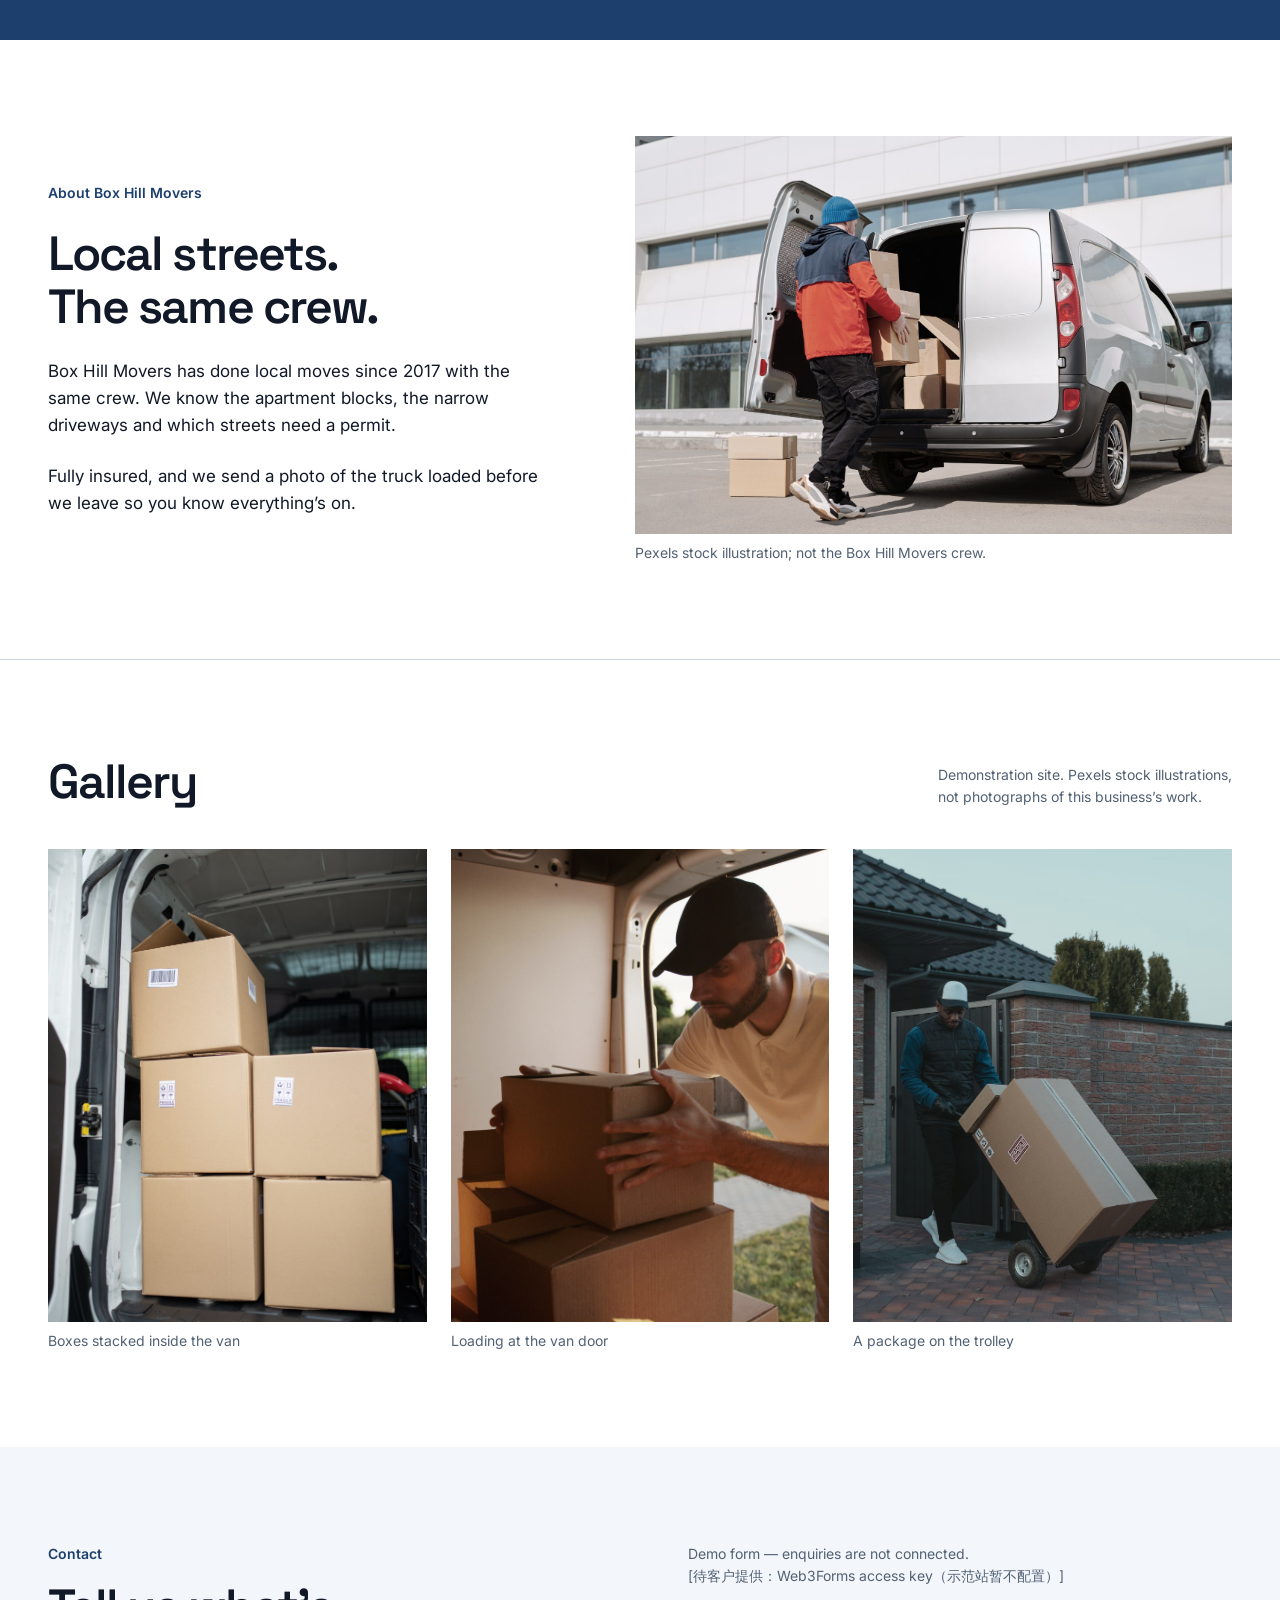
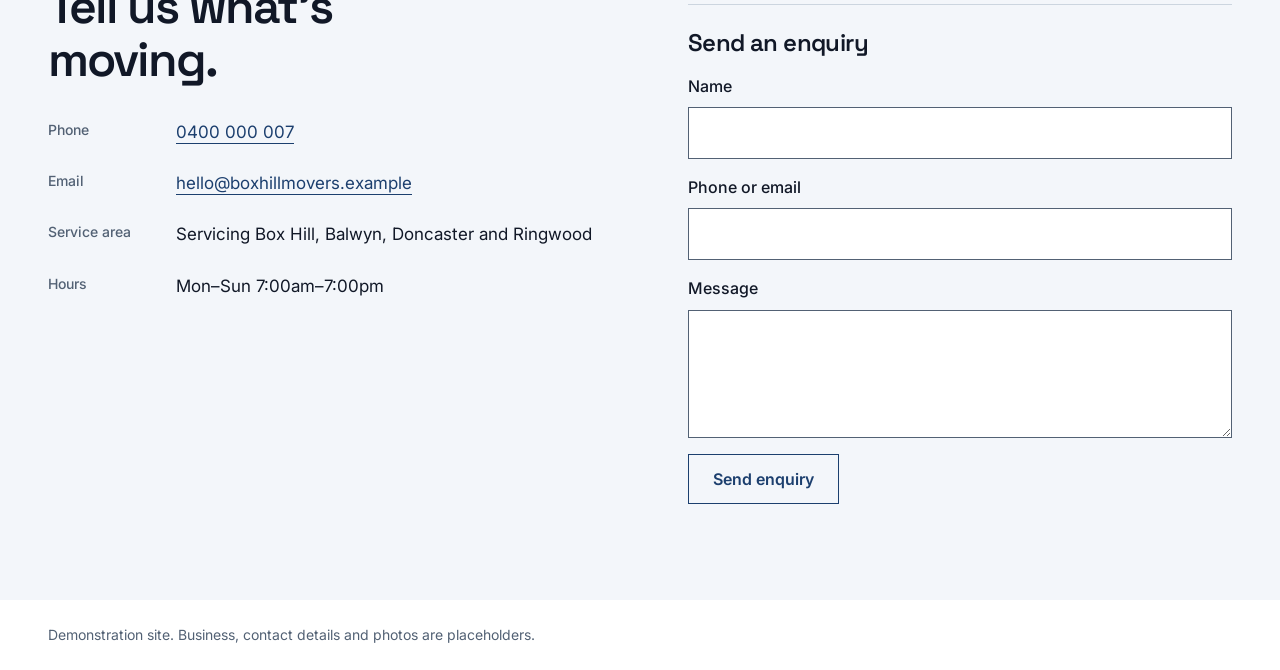
<file: demos/removalist/index.html>
<!doctype html>
<html lang="en">
<head>
  <meta charset="utf-8">
  <meta name="viewport" content="width=device-width, initial-scale=1">
  <title>Box Hill Movers — Local moves across Melbourne’s east</title>
  <meta name="description" content="Box Hill Movers demonstration site. Two men and a truck from $140 per hour, single-item moves and packing. Servicing Box Hill, Balwyn, Doncaster and Ringwood.">
  <!-- search-console -->
  <link rel="preconnect" href="https://fonts.googleapis.com">
  <link rel="preconnect" href="https://fonts.gstatic.com" crossorigin>
  <link href="https://fonts.googleapis.com/css2?family=Inter:wght@400;500;600;700&family=Space+Grotesk:wght@500;600;700&display=swap" rel="stylesheet">
  <link rel="stylesheet" href="style.css">
</head>
<body>
  <header class="top wrap">
    <a class="brand" href="#top" aria-label="Box Hill Movers home"><img src="images/logo.svg" alt="Box" width="240" height="48"><span>Hill Movers</span></a>
    <nav class="nav" aria-label="Sections">
      <a href="#services">Services</a>
      <a href="#about">About</a>
      <a href="#gallery">Gallery</a>
      <a href="#contact">Contact</a>
    </nav>
  </header>

  <main id="top">
    <section class="hero wrap" aria-labelledby="hero-title">
      <div class="hero-heading">
        <p class="eyebrow">Box Hill, VIC · Melbourne’s east</p>
        <h1 id="hero-title">Two movers, one truck, a flat hourly rate.</h1>
      </div>
      <figure class="hero-media">
        <img src="images/hero.jpg" alt="Loading boxes into the van — stock illustration" width="1600" height="900" fetchpriority="high">
        <figcaption>Demonstration site · Pexels stock illustration</figcaption>
      </figure>
      <div class="hero-detail">
        <p class="lead">Apartments, houses and small offices. We bring blankets, trolleys and straps, and we quote the hourly rate upfront with no fuel surprises.</p>
        <div class="actions">
          <a class="btn phone-cta" href="tel:0400000007">Call 0400 000 007</a>
          <a class="secondary-link" href="#contact">Send an enquiry</a>
        </div>
      </div>
    </section>

    <section id="services" class="services" aria-labelledby="services-title">
      <div class="wrap section-inner">
        <div class="section-heading">
          <h2 id="services-title">Moving services.<br>Upfront rates.</h2>
          <p>Local moves across Melbourne’s east,<br>two men and a truck.</p>
        </div>
        <ul class="price-board">
          <li class="service-row">
            <div><h3>Two men and a truck</h3><p>Hourly, 2-hour minimum. Includes blankets and straps.</p></div>
            <p class="price"><span class="price-label">From</span> $140 <span class="price-unit">per hour</span></p>
          </li>
          <li class="service-row">
            <div><h3>Single-item moves</h3><p>Fridge, piano, couch. Same-day where possible.</p></div>
            <p class="price"><span class="price-label">From</span> $180</p>
          </li>
          <li class="service-row">
            <div><h3>Packing service</h3><p>Boxes, paper and labelling the day before your move.</p></div>
            <p class="price"><span class="price-label">From</span> $300</p>
          </li>
        </ul>
      </div>
    </section>

    <section id="about" class="about wrap section-inner" aria-labelledby="about-title">
      <div class="about-copy">
        <p class="eyebrow">About Box Hill Movers</p>
        <h2 id="about-title">Local streets.<br>The same crew.</h2>
        <p>Box Hill Movers has done local moves since 2017 with the same crew. We know the apartment blocks, the narrow driveways and which streets need a permit.</p>
        <p>Fully insured, and we send a photo of the truck loaded before we leave so you know everything’s on.</p>
      </div>
      <figure>
        <img class="about-image" src="images/about.jpg" alt="Carrying boxes to the van — stock illustration" width="1600" height="1067" loading="lazy">
        <figcaption>Pexels stock illustration; not the Box Hill Movers crew.</figcaption>
      </figure>
    </section>

    <section id="gallery" class="gallery-section wrap section-inner" aria-labelledby="gallery-title">
      <div class="section-heading">
        <h2 id="gallery-title">Gallery</h2>
        <p class="gallery-note">Demonstration site. Pexels stock illustrations,<br>not photographs of this business’s work.</p>
      </div>
      <div class="gallery">
        <figure><img src="images/gallery-1.jpg" alt="Boxes stacked inside the van — stock illustration" width="1279" height="1917" loading="lazy"><figcaption>Boxes stacked inside the van</figcaption></figure>
        <figure><img src="images/gallery-2.jpg" alt="Mover with a box at the van door — stock illustration" width="1152" height="2048" loading="lazy"><figcaption>Loading at the van door</figcaption></figure>
        <figure><img src="images/gallery-3.jpg" alt="Trolley with a package — stock illustration" width="1600" height="1067" loading="lazy"><figcaption>A package on the trolley</figcaption></figure>
      </div>
    </section>

    <section id="contact" class="contact" aria-labelledby="contact-title">
      <div class="contact-grid wrap section-inner">
        <div class="contact-info">
          <p class="eyebrow">Contact</p>
          <h2 id="contact-title">Tell us what’s<br>moving.</h2>
          <address>
            <div class="contact-row"><strong>Phone</strong><a href="tel:0400000007">0400 000 007</a></div>
            <div class="contact-row"><strong>Email</strong><a href="mailto:hello@boxhillmovers.example">hello@boxhillmovers.example</a></div>
            <div class="contact-row"><strong>Service area</strong><p>Servicing Box Hill, Balwyn, Doncaster and Ringwood</p></div>
            <div class="contact-row"><strong>Hours</strong><p>Mon–Sun 7:00am–7:00pm</p></div>
          </address>
        </div>
        <div class="form-panel">
          <p class="form-note" id="form-status">Demo form — enquiries are not connected.<br><span lang="zh">[待客户提供：Web3Forms access key（示范站暂不配置）]</span></p>
          <!-- form_marker -->
          <!-- form_marker: the hidden access_key below decides which email receives enquiries. See HANDOVER.md §5. -->
          <form class="enquiry" action="https://api.web3forms.com/submit" method="POST" aria-describedby="form-status">
            <input type="hidden" name="access_key" value="{{FORM_ACCESS_KEY}}">
            <input type="hidden" name="subject" value="New enquiry from Box Hill Movers website">
            <input type="checkbox" name="botcheck" class="hidden" style="display:none" tabindex="-1" autocomplete="off">
            <h3>Send an enquiry</h3>
            <label>Name <input type="text" name="name" required autocomplete="name"></label>
            <label>Phone or email <input type="text" name="contact" required autocomplete="tel"></label>
            <label>Message <textarea name="message" rows="4" required></textarea></label>
            <button class="btn" type="submit">Send enquiry</button>
          </form>
        </div>
      </div>
    </section>
  </main>

  <footer class="foot wrap"><p>Demonstration site. Business, contact details and photos are placeholders.</p></footer>
</body>
</html>
</file>
<file: demos/barber/style.css>
/* Greythorn Lane Barbers — one page. Tokens first, then one rule set per component. */
:root {
  --bg: #F3EFE6;
  --surface: #173F33;
  --text: #1B1B1B;
  --muted: #575750;
  --line: #CFC9BA;
  --accent: #173F33;
  --accent-text: #F3EFE6;
  --on-surface-muted: #C9CFC6;
  --line-on-surface: rgba(243, 239, 230, .3);

  --serif: "Fraunces", "Cormorant Garamond", Georgia, "Times New Roman", serif;
  --sans: "Manrope", "Helvetica Neue", Arial, sans-serif;

  --s1: 8px; --s2: 16px; --s3: 24px; --s4: 32px; --s5: 48px; --s6: 64px;
  --gutter: 20px;
  --section-y: 72px;
  --max: 1160px;
  --radius: 2px;
  --photo-tone: saturate(.86) contrast(1.06);
}

*, *::before, *::after { box-sizing: border-box; }
html { scroll-behavior: smooth; scroll-padding-top: 64px; }
body {
  margin: 0;
  background: var(--bg);
  color: var(--text);
  font-family: var(--sans);
  font-size: 1rem;
  line-height: 1.65;
  -webkit-text-size-adjust: 100%;
}
img { display: block; max-width: 100%; height: auto; }
figure { margin: 0; }
h1, h2, h3 { font-family: var(--serif); font-weight: 400; margin: 0; }
p { margin: 0 0 var(--s2); }
a { color: inherit; }
:focus-visible { outline: 2px solid var(--accent); outline-offset: 3px; }
.board :focus-visible, .foot :focus-visible { outline-color: var(--accent-text); }

.skip { position: absolute; left: var(--s2); top: -100px; background: var(--accent); color: var(--accent-text); padding: var(--s1) var(--s2); z-index: 10; }
.skip:focus { top: var(--s1); }

.label {
  font-size: .75rem;
  font-weight: 700;
  letter-spacing: .16em;
  text-transform: uppercase;
  margin: 0 0 var(--s2);
  color: var(--muted);
}

/* Header */
.top {
  display: flex;
  align-items: center;
  justify-content: space-between;
  gap: var(--s2);
  padding: 12px var(--gutter);
  border-bottom: 1px solid var(--line);
}
.brand { display: flex; align-items: center; gap: 10px; text-decoration: none; font-family: var(--serif); font-size: 1.0625rem; letter-spacing: -.01em; }
.brand img { border-radius: var(--radius); }
.nav { display: flex; gap: var(--s3); font-size: .875rem; font-weight: 500; }
.nav a { text-decoration: none; padding: 8px 0; border-bottom: 1px solid transparent; }
.nav a:hover { border-bottom-color: currentColor; }
.nav a:not(.nav-contact) { display: none; }

/* Buttons: one primary (the phone call), the rest secondary */
.btn {
  display: inline-block;
  background: var(--accent);
  color: var(--accent-text);
  font-weight: 700;
  font-size: 1rem;
  letter-spacing: .01em;
  text-decoration: none;
  text-align: center;
  padding: 16px 28px;
  border-radius: var(--radius);
}
.btn:hover { background: #0F2D24; }
.btn-outline {
  font: inherit;
  font-weight: 700;
  background: transparent;
  color: var(--accent);
  border: 1px solid var(--accent);
  border-radius: var(--radius);
  padding: 13px 24px;
  cursor: pointer;
  align-self: flex-start;
}
.btn-outline:hover { background: var(--accent); color: var(--accent-text); }
.text-link { font-weight: 500; padding: 8px 0; }

/* Hero */
.hero-text { padding: var(--s5) var(--gutter) var(--s5); }
.hero h1 {
  font-size: clamp(2.5rem, 1.2rem + 5.2vw, 4.75rem);
  line-height: 1.04;
  letter-spacing: -.025em;
  color: var(--accent);
  margin-bottom: var(--s3);
}
.lead { font-size: 1.0625rem; max-width: 34em; margin-bottom: var(--s4); }
.actions { display: flex; flex-wrap: wrap; align-items: center; gap: var(--s2) var(--s4); }
.hero-media img {
  width: 100%;
  aspect-ratio: 4 / 3;
  object-fit: cover;
  object-position: 62% 40%;
  filter: var(--photo-tone);
}

/* Phone: photo directly under the headline, then the lead and the call button */
@media (max-width: 899px) {
  .hero { display: flex; flex-direction: column; }
  .hero-text { display: contents; }
  .hero-text > * { order: 4; margin-left: var(--gutter); margin-right: var(--gutter); }
  .hero-text > .label { order: 1; margin-top: var(--s4); }
  .hero-text > h1 { order: 2; }
  .hero-media { order: 3; margin-bottom: var(--s3); }
  .hero-media img { aspect-ratio: 3 / 2; }
  .hero-text > .actions { order: 5; margin-bottom: var(--s5); }
}

/* Price board: the large deep-green block */
.board { background: var(--surface); color: var(--accent-text); padding: var(--section-y) var(--gutter); }
.board-inner { max-width: var(--max); margin: 0 auto; display: grid; gap: var(--s5); }
.board .label { color: var(--on-surface-muted); }
.board h2 { font-size: clamp(2rem, 1.2rem + 3vw, 3.25rem); line-height: 1.08; letter-spacing: -.02em; }
.board-list { list-style: none; margin: 0; padding: 0; border-bottom: 1px solid var(--line-on-surface); }
.board-row {
  display: flex;
  align-items: baseline;
  justify-content: space-between;
  gap: var(--s3);
  padding: var(--s3) 0;
  border-top: 1px solid var(--line-on-surface);
}
.board-item h3 { font-size: 1.5rem; line-height: 1.2; letter-spacing: -.01em; margin-bottom: 4px; }
.board-item p { margin: 0; font-size: .875rem; color: var(--on-surface-muted); }
.price {
  font-family: var(--serif);
  font-size: clamp(2.25rem, 1.6rem + 2.4vw, 3.25rem);
  line-height: 1;
  letter-spacing: -.02em;
  font-variant-numeric: lining-nums tabular-nums;
  text-align: right;
  white-space: nowrap;
}

/* Generic section */
.section { padding: var(--section-y) var(--gutter); max-width: calc(var(--max) + 2 * var(--gutter)); margin: 0 auto; }
.section h2 { font-size: clamp(2rem, 1.2rem + 3vw, 3.25rem); line-height: 1.08; letter-spacing: -.02em; color: var(--accent); }
.section-head { margin-bottom: var(--s4); }

/* About */
.about { display: grid; gap: var(--s4); }
.about-media img { width: 100%; aspect-ratio: 4 / 5; object-fit: cover; object-position: 50% 45%; filter: var(--photo-tone); border-radius: var(--radius); }
.about-text h2 { margin-bottom: var(--s3); }
.about-text p { max-width: 34em; }

/* Gallery: one tall portrait, two wide crops */
.gallery { display: grid; gap: var(--s3); }
.gallery img { width: 100%; height: 100%; object-fit: cover; filter: var(--photo-tone); border-radius: var(--radius); }
.g-tall img { aspect-ratio: 4 / 5; object-position: 50% 62%; }
.g-pair { display: grid; gap: var(--s3); }
.g-pair figure:first-child img { aspect-ratio: 3 / 2; object-position: 30% 20%; }
.g-pair figure:last-child img { aspect-ratio: 3 / 2; object-position: 50% 55%; }
.note { margin: var(--s3) 0 0; font-size: .8125rem; color: var(--muted); }

/* Contact */
.contact { position: relative; display: grid; gap: var(--s5); }
.contact::before { content: ""; position: absolute; top: 0; left: var(--gutter); right: var(--gutter); height: 1px; background: var(--line); }
.contact h2 { margin-bottom: var(--s4); }
.contact h3, .enquiry h3 { font-family: var(--sans); font-size: .75rem; font-weight: 700; letter-spacing: .16em; text-transform: uppercase; color: var(--muted); margin: var(--s4) 0 var(--s1); }
.enquiry h3 { margin-top: 0; }
address { font-style: normal; }
.field { display: grid; gap: 2px; margin: 0; padding: var(--s2) 0; border-top: 1px solid var(--line); overflow-wrap: anywhere; }
.field:last-child { border-bottom: 1px solid var(--line); }
.field-name { font-size: .8125rem; color: var(--muted); }
.phone-link { font-family: var(--serif); font-size: clamp(1.75rem, 1.2rem + 2vw, 2.5rem); line-height: 1.1; letter-spacing: -.02em; color: var(--accent); text-decoration-thickness: 1px; text-underline-offset: 5px; }
.hours { border-collapse: collapse; width: 100%; max-width: 26rem; font-variant-numeric: tabular-nums; }
.hours th, .hours td { padding: 10px 0; border-top: 1px solid var(--line); text-align: left; font-weight: 400; }
.hours td { text-align: right; }
.hours tr:last-child th, .hours tr:last-child td { border-bottom: 1px solid var(--line); }

.enquiry { display: flex; flex-direction: column; gap: var(--s3); }
.enquiry label { display: grid; gap: 6px; font-size: .875rem; font-weight: 500; }
.enquiry input[type="text"], .enquiry textarea {
  font: inherit;
  font-size: 1rem;
  color: var(--text);
  background: transparent;
  border: 0;
  border-bottom: 1px solid var(--text);
  border-radius: 0;
  padding: 10px 0;
  width: 100%;
}
.enquiry textarea { resize: vertical; }

/* Footer */
.foot { background: var(--surface); color: var(--accent-text); padding: var(--s5) var(--gutter); font-size: .875rem; }
.foot p { max-width: var(--max); margin: 0 auto 4px; }
.foot p + p { color: var(--on-surface-muted); }

/* Wide screens */
@media (min-width: 560px) {
  .nav a:not(.nav-contact) { display: inline-block; }
}

@media (min-width: 900px) {
  :root { --gutter: 40px; --section-y: 112px; }
  .top { padding: 16px var(--gutter); }
  .brand span { font-size: 1.125rem; }

  .hero { display: grid; grid-template-columns: minmax(0, 5fr) minmax(0, 7fr); min-height: min(780px, calc(100vh - 66px)); }
  .hero-text { display: flex; flex-direction: column; justify-content: center; padding: var(--s6) var(--s5) var(--s6) var(--gutter); max-width: 640px; margin-left: auto; width: 100%; }
  .hero-media { min-height: 100%; }
  .hero-media img { height: 100%; aspect-ratio: auto; object-position: 60% 45%; }

  .board-inner { grid-template-columns: minmax(0, 4fr) minmax(0, 8fr); gap: var(--s6); align-items: start; }
  .board-item h3 { font-size: 1.75rem; }

  .about { grid-template-columns: minmax(0, 5fr) minmax(0, 6fr); gap: var(--s6); align-items: center; }

  .gallery { grid-template-columns: minmax(0, 5fr) minmax(0, 7fr); gap: var(--s3); align-items: stretch; }
  .g-pair { grid-template-rows: 1fr 1fr; }
  .g-pair figure:first-child img, .g-pair figure:last-child img { aspect-ratio: 7 / 3; }

  .contact { grid-template-columns: minmax(0, 6fr) minmax(0, 5fr); gap: var(--s6); }
}

@media (prefers-reduced-motion: reduce) {
  html { scroll-behavior: auto; }
  * { transition: none !important; animation: none !important; }
}
</file>
<file: demos/cafe/style.css>
﻿:root {
  --paper: #F5EFE6;
  --surface: #FFFBF5;
  --ink: #1F1712;
  --muted: #6D5A4B;
  --accent: #3B2A1E;
  --accent-ink: #F5EFE6;
  --font-display: "Cormorant Garamond", Georgia, "Times New Roman", serif;
  --font-body: "Inter", system-ui, -apple-system, "Segoe UI", sans-serif;
  --gutter: clamp(20px, 5vw, 80px);
  --space-1: 8px;
  --space-2: 16px;
  --space-3: 24px;
  --space-4: 32px;
  --space-6: 48px;
  --space-8: 64px;
  --space-12: 96px;
}

* { box-sizing: border-box; }
html { scroll-behavior: smooth; }
body { margin: 0; background: var(--paper); color: var(--ink); font: 400 17px/1.6 var(--font-body); }
main, .top, .foot { max-width: 1600px; margin-inline: auto; }
img { display: block; max-width: 100%; height: auto; }
figure { margin: 0; }
figcaption { padding-top: var(--space-1); font-size: 14px; color: var(--muted); }
h1, h2, h3 { margin: 0; font-family: var(--font-display); font-weight: 500; line-height: 1.05; }
h1 { font-size: clamp(64px, 5.94vw, 88px); letter-spacing: -.035em; }
h2 { font-size: clamp(44px, 4.4vw, 64px); letter-spacing: -.025em; }
h3 { font-size: 32px; }
p { margin: 0; max-width: 62ch; }
a { color: inherit; text-underline-offset: 5px; }
a:hover { text-decoration-thickness: 2px; }
:focus-visible { outline: 3px solid currentColor; outline-offset: 5px; }
section { scroll-margin-top: var(--space-3); }
.top { display: flex; align-items: center; justify-content: space-between; gap: var(--space-3); padding: 24px var(--gutter); border-bottom: 1px solid var(--muted); }
.brand { display: grid; gap: 0; text-decoration: none; }
.brand img { width: 160px; aspect-ratio: 5 / 1; }
.brand span { font-size: 14px; font-weight: 500; }
.nav { display: flex; flex-wrap: wrap; gap: var(--space-4); }
.nav a { font-size: 14px; text-decoration: none; padding-block: 8px; }
.nav a:hover { text-decoration: underline; }
.hero { display: grid; grid-template-columns: 44fr 56fr; grid-template-rows: auto 1fr; column-gap: var(--space-4); padding: var(--space-6) var(--gutter) var(--space-8); }
.hero-heading { align-self: end; padding-block: var(--space-3); }
.eyebrow { margin-bottom: var(--space-2); font-size: 14px; font-weight: 500; }
.hero-media { grid-column: 2; grid-row: 1 / 3; align-self: center; }
.hero-media img { width: 100%; aspect-ratio: 1; object-fit: cover; object-position: 45% 72%; }
.hero-details { display: flex; flex-direction: column; align-items: flex-start; gap: var(--space-3); }
.btn { display: inline-block; padding: 14px 24px; border: 1px solid var(--accent); background: transparent; color: var(--accent); font: 500 16px/1.5 var(--font-body); text-decoration: none; cursor: pointer; }
.btn-primary { background: var(--accent); color: var(--accent-ink); }
.btn:hover { text-decoration: underline; text-underline-offset: 5px; }
.btn-primary:focus-visible { outline-color: var(--accent); }
.lead { max-width: 39ch; }
.hero-address { font-size: 14px; color: var(--muted); }
.section { padding: var(--space-12) var(--gutter); }
.menu { display: grid; grid-template-columns: 1fr 1.5fr; gap: var(--space-8); background: var(--accent); color: var(--accent-ink); }
.menu-intro > p:last-child { margin-top: var(--space-3); max-width: 28ch; }
.menu-list { list-style: none; padding: 0; margin: 0; }
.menu-row { display: grid; grid-template-columns: minmax(0, 1fr) auto; gap: 8px 24px; padding-block: var(--space-3); border-top: 1px solid var(--accent-ink); }
.menu-row:last-child { border-bottom: 1px solid var(--accent-ink); }
.price { text-align: right; font-variant-numeric: tabular-nums; align-self: center; font-size: 16px; white-space: nowrap; }
.menu-description { grid-column: 1 / -1; max-width: 43ch; font-size: 16px; }
.about { display: grid; grid-template-columns: 1.1fr 1fr; align-items: center; gap: var(--space-8); }
.about-media img { width: 100%; aspect-ratio: 4 / 3; object-fit: cover; }
.about-copy > p:not(.eyebrow) { margin-top: var(--space-3); }
.gallery-section { border-top: 1px solid var(--muted); }
.section-heading { display: flex; align-items: end; justify-content: space-between; gap: var(--space-4); margin-bottom: var(--space-4); }
.section-heading > p { max-width: 38ch; }
.gallery { display: grid; grid-template-columns: repeat(3, minmax(0, 1fr)); gap: var(--space-3); }
.gallery img { width: 100%; aspect-ratio: 4 / 5; object-fit: cover; }
.gallery figure:nth-child(2) img { object-position: 50% 65%; }
.hero-media img, .about-media img, .gallery img { filter: saturate(.86) sepia(.08); }
.contact { display: grid; grid-template-columns: 1fr 1fr; gap: var(--space-12); border-top: 1px solid var(--muted); }
address { font-style: normal; display: grid; gap: var(--space-3); margin-top: var(--space-4); }
address strong { font-size: 14px; font-weight: 600; }
address a { overflow-wrap: anywhere; }
.hours-title { margin-top: var(--space-4); margin-bottom: var(--space-2); font-size: 24px; }
.hours { border-collapse: collapse; font-size: 16px; font-variant-numeric: tabular-nums; }
.hours th, .hours td { padding: 4px 24px 4px 0; text-align: left; font-weight: 400; }
.fine { font-size: 14px; color: var(--muted); }
.contact-note { margin-top: var(--space-3); max-width: 42ch; }
.enquiry { display: grid; align-content: start; gap: var(--space-3); padding: var(--space-4); background: var(--surface); border-top: 2px solid var(--accent); }
.enquiry h3 { font-size: 44px; }
.enquiry label { display: grid; gap: var(--space-1); font-size: 16px; }
.enquiry input, .enquiry textarea { width: 100%; min-width: 0; padding: 12px; color: var(--ink); background: var(--surface); border: 1px solid var(--muted); border-radius: 0; font: inherit; }
.enquiry textarea { resize: vertical; }
.enquiry .btn { justify-self: start; }
.foot { padding: var(--space-3) var(--gutter); border-top: 1px solid var(--muted); text-align: center; color: var(--muted); font-size: 14px; }
.foot p { max-width: none; }

@media (max-width: 760px) {
  :root { --gutter: 20px; }
  .top { flex-direction: column; align-items: flex-start; gap: var(--space-1); padding-block: 16px 8px; }
  .nav { width: 100%; justify-content: space-between; gap: 16px; }
  .hero { grid-template-columns: minmax(0, 1fr); gap: var(--space-3); padding-block: var(--space-3) var(--space-6); }
  .hero-heading { padding: 0; }
  h1 { font-size: 44px; }
  h2 { font-size: 44px; }
  .hero-media { grid-column: auto; grid-row: auto; }
  .hero-media img { aspect-ratio: 3 / 2; object-position: 45% 78%; }
  .hero-media figcaption { font-size: 12px; }
  .hero-details { gap: var(--space-2); }
  .section { padding-block: var(--space-6); }
  .menu, .about, .contact { grid-template-columns: minmax(0, 1fr); gap: var(--space-4); }
  .menu-row { column-gap: 12px; }
  .menu-row h3 { font-size: 32px; }
  .menu-intro > p:last-child { max-width: none; }
  .about-copy { grid-row: 1; }
  .section-heading { flex-direction: column; align-items: flex-start; gap: var(--space-2); }
  .gallery { grid-template-columns: minmax(0, 1fr); gap: var(--space-4); }
  .enquiry { padding: var(--space-3) var(--space-2); }
  .enquiry h3 { font-size: 36px; }
}

@media (prefers-reduced-motion: reduce) {
  html { scroll-behavior: auto; }
}
</file>
<file: demos/cleaning/style.css>
:root {
  --paper: #F6F8FA;
  --surface: #FFFFFF;
  --ink: #15202B;
  --muted: #52616D;
  --accent: #1F5F8B;
  --accent-ink: #FFFFFF;
  --line: #CED8E0;
  --font-display: "Sora", Arial, sans-serif;
  --font-body: "Inter", system-ui, -apple-system, "Segoe UI", sans-serif;
  --gutter: clamp(20px, 4vw, 64px);
  --s1: 8px;
  --s2: 16px;
  --s3: 24px;
  --s4: 32px;
  --s5: 48px;
  --s6: 64px;
  --s7: 96px;
}

* { box-sizing: border-box; }
html { scroll-behavior: smooth; }
body { margin: 0; color: var(--ink); background: var(--paper); font: 400 17px/1.6 var(--font-body); }
img { display: block; max-width: 100%; height: auto; }
figure { margin: 0; }
p { margin: 0 0 var(--s3); max-width: 64ch; }
h1, h2, h3 { margin: 0; font-family: var(--font-display); font-weight: 600; line-height: 1.15; }
h1 { font-size: clamp(64px, 5.2vw, 80px); letter-spacing: -.055em; }
h2 { font-size: clamp(32px, 3.5vw, 44px); letter-spacing: -.045em; }
h3 { font-size: 22px; letter-spacing: -.025em; }
a { color: var(--accent); text-underline-offset: 5px; }
a:hover { text-decoration-thickness: 2px; }
a:focus-visible, button:focus-visible, input:focus-visible, textarea:focus-visible { outline: 3px solid var(--accent); outline-offset: 5px; }
section { scroll-margin-top: var(--s3); }
figcaption { padding-top: var(--s1); color: var(--muted); font-size: 14px; }
main { max-width: 1600px; margin-inline: auto; }
.top { display: flex; align-items: center; justify-content: space-between; gap: var(--s3); padding: var(--s3) var(--gutter); background: var(--surface); border-bottom: 1px solid var(--line); }
.brand { display: grid; gap: 0; color: var(--ink); text-decoration: none; }
.brand img { width: 180px; }
.brand span { font-size: 14px; font-weight: 600; line-height: 1.3; }
.nav { display: flex; gap: var(--s4); flex-wrap: wrap; }
.nav a { color: var(--ink); text-decoration: none; font-size: 16px; padding-block: var(--s1); }
.nav a:hover { color: var(--accent); text-decoration: underline; }
.hero { display: grid; grid-template-columns: minmax(0, 46fr) minmax(0, 54fr); grid-template-rows: auto 1fr; column-gap: var(--s4); row-gap: var(--s3); padding: var(--s5) var(--gutter) var(--s6); background: var(--surface); }
.hero-heading { align-self: end; padding-top: var(--s3); }
.eyebrow { margin-bottom: var(--s2); color: var(--accent); font-size: 14px; font-weight: 600; }
.hero-media { grid-column: 2; grid-row: 1 / 3; }
.hero-media img { width: 100%; aspect-ratio: 1; object-fit: cover; object-position: 50% 48%; }
.hero-detail { padding-bottom: var(--s3); }
.lead { max-width: 43ch; }
.photo { filter: brightness(1.04) saturate(.82); }
.btn { display: inline-flex; justify-content: center; align-items: center; padding: 14px 24px; border: 1px solid var(--accent); background: transparent; color: var(--accent); font: 600 16px/1.5 var(--font-body); text-decoration: none; cursor: pointer; }
.btn:hover { text-decoration: underline; }
.primary { color: var(--accent-ink); background: var(--accent); }
.section { padding: var(--s7) var(--gutter); }
.section-heading { display: flex; align-items: baseline; justify-content: space-between; gap: var(--s4); margin-bottom: var(--s5); }
.section-heading p { max-width: 43ch; margin: 0; }
.services { padding: var(--s6) var(--gutter); color: var(--accent-ink); background: var(--accent); }
.price-list { list-style: none; padding: 0; margin: 0; }
.service-row { display: grid; grid-template-columns: minmax(0, 1fr) minmax(160px, 28%); gap: var(--s4); padding-block: var(--s4); border-top: 1px solid #FFFFFF66; }
.service-row h3 { margin-bottom: var(--s1); }
.service-row p { margin: 0; }
.price { text-align: right; font-size: 22px; font-weight: 500; font-variant-numeric: tabular-nums; }
.about { display: grid; grid-template-columns: minmax(0, 5fr) minmax(0, 7fr); align-items: center; gap: clamp(32px, 7vw, 96px); background: var(--surface); }
.about-media img { width: 100%; aspect-ratio: 2 / 3; object-fit: cover; }
.about-copy h2 { margin-bottom: var(--s4); }
.text-link { display: inline-block; padding-block: var(--s1); font-weight: 600; }
.gallery { display: grid; grid-template-columns: repeat(3, minmax(0, 1fr)); gap: var(--s3); }
.gallery img { width: 100%; aspect-ratio: 4 / 5; object-fit: cover; }
.spray-photo { object-position: 50% 65%; }
.dusting-photo { object-position: 50% 40%; filter: brightness(1.12) saturate(.72) contrast(.94); }
.contact { display: grid; grid-template-columns: minmax(0, 1fr) minmax(0, 1fr); gap: clamp(32px, 7vw, 96px); background: var(--surface); border-top: 1px solid var(--line); }
.contact-info h2 { margin-bottom: var(--s5); }
address { font-style: normal; }
address strong { display: block; font-size: 14px; color: var(--muted); font-weight: 500; margin-bottom: 4px; }
address a { overflow-wrap: anywhere; }
.contact-info h3 { margin-top: var(--s4); margin-bottom: var(--s2); }
.hours { width: 100%; border-collapse: collapse; font-variant-numeric: tabular-nums; }
.hours th, .hours td { border-top: 1px solid var(--line); padding-block: var(--s1); font-weight: 400; }
.hours th { text-align: left; color: var(--muted); }
.hours td { text-align: right; }
.enquiry { display: grid; align-content: start; gap: var(--s2); padding: var(--s4); background: var(--paper); }
.enquiry label { display: grid; gap: var(--s1); font-size: 16px; font-weight: 500; }
.enquiry input, .enquiry textarea { width: 100%; min-width: 0; padding: 12px; border: 1px solid var(--muted); border-radius: 0; background: var(--surface); color: var(--ink); font: inherit; }
.enquiry textarea { resize: vertical; }
.enquiry .btn { justify-self: start; margin-top: var(--s1); }
.fine { margin: 0; font-size: 14px; color: var(--muted); overflow-wrap: anywhere; }
.foot { padding: var(--s4) var(--gutter); border-top: 1px solid var(--line); color: var(--muted); font-size: 14px; }
.foot p { margin: 0 auto; max-width: none; text-align: center; }

@media (max-width: 900px) {
  .top { flex-direction: column; align-items: flex-start; gap: var(--s1); padding-block: var(--s2); }
  .nav { gap: var(--s3); }
  .hero { grid-template-columns: minmax(0, 1fr); gap: var(--s2); padding: var(--s3) var(--gutter) var(--s5); }
  .hero-heading { padding: 0; }
  h1 { max-width: 18ch; font-size: 38px; letter-spacing: -.045em; line-height: 1.1; }
  .hero .eyebrow { margin-bottom: 12px; font-size: 13px; }
  .hero-media { grid-column: auto; grid-row: auto; }
  .hero-media img { aspect-ratio: 2; }
  .hero-media figcaption { font-size: 12px; }
  .hero-detail { padding: 0; }
  .lead { margin-bottom: var(--s2); font-size: 16px; line-height: 1.5; }
  .section, .services { padding: var(--s5) var(--gutter); }
  .section-heading { display: grid; gap: var(--s2); margin-bottom: var(--s4); }
  .service-row { grid-template-columns: minmax(0, 1fr) 106px; gap: var(--s2); padding-block: var(--s3); }
  .service-row h3 { font-size: 18px; }
  .service-row p { font-size: 16px; }
  .service-row .price { font-size: 18px; }
  .about, .contact { grid-template-columns: minmax(0, 1fr); gap: var(--s4); }
  .about-copy { grid-row: 1; }
  .about-copy h2 { margin-bottom: var(--s3); text-wrap: balance; }
  .about-copy h2 br { display: none; }
  .about-media { max-width: 480px; }
  .gallery { grid-template-columns: minmax(0, 1fr); gap: var(--s4); }
  .contact-info h2 { margin-bottom: var(--s4); }
  .enquiry { padding: var(--s3); }
}
@media (prefers-reduced-motion: reduce) {
  html { scroll-behavior: auto; }
}
</file>
<file: demos/dog_grooming/style.css>
:root {
  --paper: #FBF7F2;
  --surface: #F1E8DE;
  --ink: #2A1F1A;
  --muted: #68574B;
  --accent: #8A4B2F;
  --accent-ink: #FBF7F2;
  --line: #68574B55;
  --font-display: "Cormorant Garamond", Georgia, "Times New Roman", serif;
  --font-body: "Manrope", Arial, sans-serif;
  --gutter: 20px;
  --space-1: 8px;
  --space-2: 16px;
  --space-3: 24px;
  --space-4: 32px;
  --space-5: 48px;
  --space-6: 64px;
  --space-7: 96px;
}

* { box-sizing: border-box; }
html { scroll-behavior: smooth; }
body { margin: 0; background: var(--paper); color: var(--ink); font: 400 17px/1.65 var(--font-body); }
img { display: block; max-width: 100%; height: auto; }
figure { margin: 0; }
figure img { width: 100%; object-fit: cover; filter: saturate(.82) sepia(.08); }
figcaption { margin-top: var(--space-1); color: var(--muted); font-size: 12px; line-height: 1.5; }
h1, h2, h3 { margin: 0; font-family: var(--font-display); font-weight: 500; line-height: 1.04; }
h1 { font-size: 76px; letter-spacing: -.035em; }
h2 { font-size: 52px; letter-spacing: -.025em; }
h3 { font-size: 32px; }
p { max-width: 65ch; margin: 0; }
a { color: var(--accent); text-underline-offset: 5px; }
a:hover { text-decoration-thickness: 2px; }
:focus-visible { outline: 3px solid var(--accent); outline-offset: 5px; }
.wrap { width: min(100% - 2 * var(--gutter), 1152px); margin-inline: auto; }
.section { padding-block: var(--space-7); scroll-margin-top: var(--space-3); }
.eyebrow { margin-bottom: var(--space-3); font-size: 13px; font-weight: 600; letter-spacing: .035em; color: var(--accent); }
.top { display: flex; align-items: center; justify-content: space-between; gap: var(--space-4); padding-block: var(--space-3); border-bottom: 1px solid var(--line); }
.brand { display: grid; gap: 0; color: var(--ink); text-decoration: none; }
.brand img { width: 180px; }
.brand span { font-size: 12px; letter-spacing: .055em; }
.nav { display: flex; flex-wrap: wrap; gap: var(--space-4); }
.nav a { padding-block: var(--space-1); font-size: 14px; color: var(--ink); text-decoration: none; }
.nav a:hover { text-decoration: underline; }
.hero { display: grid; grid-template-columns: .92fr 1.08fr; grid-template-rows: auto 1fr; column-gap: var(--space-5); padding-block: var(--space-5) var(--space-6); align-items: start; }
.hero-heading { padding-top: var(--space-4); }
.hero-media { grid-column: 2; grid-row: 1 / 3; }
.hero-media img { aspect-ratio: 1; object-position: 50% 65%; }
.hero-details { padding-top: var(--space-4); }
.lead { max-width: 36ch; color: var(--muted); }
.btn { display: inline-flex; justify-content: center; align-items: center; padding: 14px 24px; border: 1px solid var(--accent); border-radius: 2px; background: transparent; color: var(--accent); font: 600 16px/1.5 var(--font-body); text-decoration: none; cursor: pointer; }
.btn:hover { text-decoration: underline; text-underline-offset: 4px; }
.primary { margin-top: var(--space-3); background: var(--accent); color: var(--accent-ink); }
.hero-note { margin-top: var(--space-2); font-size: 13px; color: var(--muted); }
.services { background: var(--accent); color: var(--accent-ink); }
.menu-layout { display: grid; grid-template-columns: .8fr 1.2fr; gap: var(--space-7); }
.menu-heading .eyebrow { color: var(--accent-ink); }
.menu-heading > p:last-child { margin-top: var(--space-3); max-width: 26ch; font-size: 16px; }
.menu { list-style: none; margin: 0; padding: 0; border-top: 1px solid #FBF7F280; }
.menu-item { display: grid; grid-template-columns: minmax(0, 1fr) auto; gap: var(--space-1) var(--space-3); padding-block: var(--space-3); border-bottom: 1px solid #FBF7F280; }
.price { text-align: right; align-self: center; font-variant-numeric: tabular-nums; white-space: nowrap; font-size: 18px; }
.service-description { grid-column: 1 / -1; font-size: 16px; max-width: 48ch; }
.about { display: grid; grid-template-columns: 1fr 1fr; align-items: center; gap: var(--space-6); }
.about-media img { aspect-ratio: 4 / 3; }
.about-text > p:not(.eyebrow) { margin-top: var(--space-3); }
.gallery-section { border-top: 1px solid var(--line); }
.section-heading { display: flex; align-items: end; justify-content: space-between; gap: var(--space-4); margin-bottom: var(--space-4); }
.gallery-note { max-width: 36ch; color: var(--muted); font-size: 14px; }
.gallery { display: grid; grid-template-columns: repeat(3, minmax(0, 1fr)); gap: var(--space-3); }
.gallery img { aspect-ratio: 4 / 5; }
.gallery figure:nth-child(2) img { object-position: 40% 50%; }
.contact { background: var(--surface); }
.contact-layout { display: grid; grid-template-columns: 1fr 1fr; gap: var(--space-7); }
address { margin-top: var(--space-4); font-style: normal; }
address p + p { margin-top: var(--space-3); }
address strong { font-size: 13px; font-weight: 600; }
address a { overflow-wrap: anywhere; }
.hours-heading { margin-top: var(--space-4); margin-bottom: var(--space-2); font-family: var(--font-body); font-size: 13px; font-weight: 600; }
.hours { width: 100%; max-width: 390px; border-collapse: collapse; font-size: 15px; }
.hours th, .hours td { padding-block: var(--space-1); border-bottom: 1px solid var(--line); font-weight: 400; }
.hours th { padding-right: var(--space-2); text-align: left; }
.hours td { text-align: right; }
.enquiry { display: grid; align-content: start; gap: var(--space-3); padding-top: var(--space-1); }
.form-note { color: var(--muted); font-size: 14px; }
.enquiry label { display: grid; gap: var(--space-1); font-size: 14px; font-weight: 500; }
.enquiry input, .enquiry textarea { width: 100%; min-width: 0; border: 1px solid var(--muted); border-radius: 0; padding: 12px; color: var(--ink); background: var(--paper); font: 400 16px/1.5 var(--font-body); }
.enquiry textarea { resize: vertical; }
.enquiry .btn { justify-self: start; }
.foot { padding: var(--space-3) var(--gutter); color: var(--muted); font-size: 12px; text-align: center; }
.foot p { max-width: none; }

@media (max-width: 1000px) {
  .hero { column-gap: var(--space-4); }
  h1 { font-size: 64px; }
  .menu-layout, .contact-layout { gap: var(--space-5); }
  .about { gap: var(--space-4); }
}

@media (max-width: 760px) {
  body { font-size: 16px; }
  h1 { font-size: 44px; line-height: 1; }
  h2 { font-size: 40px; }
  h3 { font-size: 28px; }
  .section { padding-block: var(--space-6); }
  .top { flex-direction: column; align-items: start; gap: var(--space-1); padding-block: var(--space-2) var(--space-1); }
  .brand img { width: 160px; }
  .brand span { font-size: 11px; }
  .nav { width: 100%; justify-content: space-between; gap: var(--space-2); }
  .nav a { display: inline-flex; align-items: center; min-height: 44px; font-size: 13px; }
  .hero { grid-template-columns: 1fr; grid-template-rows: auto; gap: var(--space-3); padding-block: var(--space-3) var(--space-5); }
  .hero-heading { padding-top: 0; }
  .hero-heading .eyebrow { margin-bottom: var(--space-2); font-size: 12px; }
  .desktop-break { display: none; }
  .hero-media { grid-column: auto; grid-row: auto; }
  .hero-media img { aspect-ratio: 16 / 9; object-position: 50% 80%; }
  .hero-details { padding-top: 0; }
  .lead { max-width: 40ch; }
  .primary { margin-top: var(--space-2); }
  .hero-note { margin-top: var(--space-1); }
  .menu-layout, .about, .contact-layout { grid-template-columns: 1fr; gap: var(--space-4); }
  .menu-heading > p:last-child { max-width: 30ch; }
  .menu-item { gap: var(--space-1) var(--space-2); }
  .menu-item h3 { font-size: 28px; }
  .price { font-size: 16px; }
  .section-heading { align-items: start; flex-direction: column; gap: var(--space-3); }
  .gallery { grid-template-columns: 1fr; gap: var(--space-4); }
  .gallery img { aspect-ratio: 4 / 3; }
  .contact-layout { gap: var(--space-5); }
}

@media (prefers-reduced-motion: reduce) {
  html { scroll-behavior: auto; }
}
</file>
<file: demos/electrician/style.css>
:root {
  --paper: #FFFFFF;
  --surface: #F5F5F3;
  --ink: #1A1A1A;
  --muted: #595953;
  --accent: #C8511B;
  --accent-ink: #FFFFFF;
  --line: rgb(26 26 26 / 20%);
  --font-display: "Space Grotesk", Arial, sans-serif;
  --font-body: "Inter", system-ui, -apple-system, "Segoe UI", sans-serif;
  --gutter: 20px;
  --space-1: 8px;
  --space-2: 16px;
  --space-3: 24px;
  --space-4: 32px;
  --space-5: 48px;
  --space-6: 64px;
  --space-7: 96px;
}
* { box-sizing: border-box; }
html { scroll-behavior: smooth; }
body { margin: 0; background: var(--paper); color: var(--ink); font: 17px/1.6 var(--font-body); }
img { display: block; max-width: 100%; height: auto; }
figure, p { margin: 0; }
p { max-width: 62ch; }
h1, h2, h3 { margin: 0; font-family: var(--font-display); font-weight: 500; }
h1 { font-size: clamp(64px, 5.625vw, 72px); line-height: 1.04; letter-spacing: -.055em; }
h2 { font-size: clamp(36px, 3.75vw, 48px); line-height: 1.12; letter-spacing: -.04em; }
h3 { font-size: 24px; line-height: 1.25; letter-spacing: -.025em; }
a { color: inherit; text-underline-offset: 5px; }
a:hover { text-decoration-thickness: 2px; }
:focus-visible { outline: 3px solid var(--ink); outline-offset: 5px; }
section { scroll-margin-top: 24px; }
.wrap { width: min(100% - 2 * var(--gutter), 1184px); margin-inline: auto; }
.top { display: flex; align-items: center; justify-content: space-between; gap: var(--space-4); padding-block: 24px; border-bottom: 1px solid var(--line); }
.brand { display: grid; gap: 0; text-decoration: none; }
.brand img { width: 180px; }
.brand span { font-size: 14px; font-weight: 500; }
.nav { display: flex; flex-wrap: wrap; gap: var(--space-4); font-size: 14px; font-weight: 600; }
.nav a { padding-block: 8px; text-decoration: none; }
.nav a:hover { text-decoration: underline; }
.hero { display: grid; grid-template-columns: .8fr 1.05fr; grid-template-areas: "heading media" "details media"; column-gap: var(--space-5); row-gap: var(--space-4); padding-block: var(--space-5) var(--space-6); align-items: start; }
.hero-heading { grid-area: heading; align-self: end; }
.eyebrow { font-size: 14px; font-weight: 600; margin-bottom: var(--space-3); }
.hero-media { grid-area: media; }
.hero-media img { width: 100%; aspect-ratio: 1; object-fit: cover; object-position: 65% center; }
.hero-details { grid-area: details; }
.actions { display: flex; align-items: center; flex-wrap: wrap; gap: var(--space-3); }
.btn { display: inline-flex; justify-content: center; align-items: center; padding: 16px 24px; border: 1px solid var(--ink); background: transparent; color: var(--ink); font: 600 16px/1.4 var(--font-body); text-decoration: none; cursor: pointer; }
.btn:hover { text-decoration: underline; text-underline-offset: 4px; }
.primary { background: var(--accent); color: var(--accent-ink); border-color: var(--accent); }
.text-link { font-size: 14px; font-weight: 600; }
.lead { margin-top: var(--space-4); color: var(--muted); }
figcaption { margin-top: var(--space-1); color: var(--muted); font-size: 14px; line-height: 1.5; }
main img { filter: saturate(.78); }
.section-inner { padding-block: var(--space-7); }
.section-heading { display: flex; align-items: baseline; justify-content: space-between; gap: var(--space-4); margin-bottom: var(--space-5); }
.section-heading > p { font-size: 14px; }
.services { background: var(--accent); color: var(--accent-ink); }
.price-list { list-style: none; margin: 0; padding: 0; border-top: 1px solid rgb(255 255 255 / 65%); }
.service-row { display: grid; grid-template-columns: minmax(0, 1fr) auto; align-items: baseline; gap: var(--space-5); padding-block: var(--space-4); border-bottom: 1px solid rgb(255 255 255 / 65%); }
.service-row h3 { margin-bottom: var(--space-1); }
.service-row p { font-size: 16px; }
.service-row .price { font: 500 30px/1.3 var(--font-display); text-align: right; font-variant-numeric: tabular-nums; }
.about { display: grid; grid-template-columns: .85fr 1fr; align-items: center; gap: var(--space-7); }
.about-media img { width: 100%; aspect-ratio: 4 / 5; object-fit: cover; object-position: 60% center; }
.about-copy { display: grid; gap: var(--space-3); }
.about-copy .eyebrow { margin: 0; }
.about-copy h2 { margin-bottom: var(--space-1); }
.service-area { border-top: 1px solid var(--line); padding-top: var(--space-3); font-size: 16px; font-weight: 600; }
.gallery-section { border-top: 1px solid var(--line); }
.gallery { display: grid; grid-template-columns: repeat(3, minmax(0, 1fr)); gap: var(--space-3); }
.gallery img { width: 100%; aspect-ratio: 3 / 2; object-fit: cover; }
.contact { background: var(--surface); }
.contact-grid { display: grid; grid-template-columns: 1fr 1fr; gap: var(--space-7); }
.contact-info h2 { margin-bottom: var(--space-5); }
address { display: grid; gap: var(--space-3); font-style: normal; }
address strong { display: block; font-size: 14px; font-weight: 500; color: var(--muted); margin-bottom: 4px; }
address a { overflow-wrap: anywhere; }
.contact-phone { font: 500 32px/1.3 var(--font-display); letter-spacing: -.03em; }
.hours-title { margin-top: var(--space-4); font: 500 14px/1.6 var(--font-body); color: var(--muted); }
.hours { border-collapse: collapse; margin-block: 4px 8px; font-variant-numeric: tabular-nums; }
.hours th, .hours td { font-weight: 400; text-align: left; padding: 0 24px 0 0; }
.enquiry { display: grid; gap: var(--space-3); }
.enquiry h3 { font-size: 28px; }
.enquiry label { display: grid; gap: var(--space-1); font-size: 14px; font-weight: 500; }
.enquiry input, .enquiry textarea { width: 100%; min-width: 0; border: 1px solid var(--muted); border-radius: 0; background: var(--paper); padding: 12px; color: var(--ink); font: 16px/1.5 var(--font-body); }
.enquiry textarea { resize: vertical; }
.enquiry .btn { justify-self: start; }
.form-note { font-size: 14px; color: var(--muted); margin-top: var(--space-3); overflow-wrap: anywhere; }
.foot { padding-block: var(--space-4); font-size: 14px; color: var(--muted); }
.foot p { max-width: none; }
@media (max-width: 900px) {
  .hero { column-gap: var(--space-4); }
  h1 { font-size: 64px; }
  .about, .contact-grid { gap: var(--space-5); }
  .nav { gap: var(--space-3); }
}
@media (max-width: 700px) {
  body { font-size: 16px; }
  .top { flex-direction: column; align-items: flex-start; gap: 12px; padding-block: 16px 8px; }
  .brand img { width: 150px; }
  .brand span { font-size: 13px; }
  .nav { width: 100%; justify-content: space-between; gap: 12px; }
  .hero { grid-template-columns: minmax(0, 1fr); grid-template-areas: "heading" "media" "details"; gap: var(--space-3); padding-block: var(--space-4) var(--space-5); }
  .eyebrow { margin-bottom: var(--space-2); font-size: 13px; }
  h1 { font-size: 40px; line-height: 1.06; letter-spacing: -.045em; }
  h2 { font-size: 36px; }
  .hero-media img { aspect-ratio: 16 / 9; }
  .hero-media figcaption { font-size: 12px; }
  .actions { gap: 16px; }
  .primary { width: 100%; }
  .lead { margin-top: var(--space-3); }
  .section-inner { padding-block: var(--space-5); }
  .section-heading { flex-direction: column; gap: var(--space-2); margin-bottom: var(--space-4); }
  .service-row { grid-template-columns: minmax(0, 1fr) 120px; gap: 16px; padding-block: var(--space-3); }
  .service-row h3 { font-size: 20px; }
  .service-row p { font-size: 16px; }
  .service-row .price { font-size: 20px; }
  .about, .contact-grid, .gallery { grid-template-columns: minmax(0, 1fr); gap: var(--space-4); }
  .about-copy { grid-row: 1; }
  .about-media { grid-row: 2; }
  .gallery { gap: var(--space-3); }
  .contact-info h2 { margin-bottom: var(--space-4); }
  .form-column { padding-top: var(--space-4); border-top: 1px solid var(--line); }
  .foot { font-size: 12px; }
}
@media (prefers-reduced-motion: reduce) {
  html { scroll-behavior: auto; }
}
</file>
<file: demos/gardening/style.css>
:root {
  --paper: #F7F5EE;
  --surface: #FFFFFF;
  --ink: #1C241C;
  --muted: #566052;
  --accent: #2F6B3A;
  --accent-ink: #F7F5EE;
  --line: #56605255;
  --font-display: "Fraunces", Georgia, "Times New Roman", serif;
  --font-body: "Manrope", system-ui, -apple-system, "Segoe UI", sans-serif;
  --gutter: clamp(20px, 3.75vw, 64px);
  --space-section: 96px;
}

* { box-sizing: border-box; }
html { scroll-behavior: smooth; }
body { margin: 0; background: var(--paper); color: var(--ink); font: 17px/1.6 var(--font-body); }
img { display: block; max-width: 100%; height: auto; }
figure { margin: 0; }
figcaption { margin-top: 8px; color: var(--muted); font-size: 14px; line-height: 1.5; }
h1, h2, h3 { margin: 0; font-family: var(--font-display); font-weight: 600; }
h1 { font-size: clamp(64px, 5.625vw, 80px); line-height: 1.06; letter-spacing: -.045em; }
h2 { font-size: 44px; line-height: 1.14; letter-spacing: -.035em; }
h3 { font-size: 28px; line-height: 1.2; letter-spacing: -.02em; }
p { max-width: 65ch; margin: 0; }
a { color: var(--accent); text-underline-offset: 5px; }
a:hover { text-decoration-thickness: 2px; }
a:focus-visible, button:focus-visible, input:focus-visible, textarea:focus-visible { outline: 3px solid var(--accent); outline-offset: 5px; }
section { scroll-margin-top: 24px; }
.wrap { width: min(100%, 1440px); margin-inline: auto; padding-inline: var(--gutter); }
.section-space { padding-block: var(--space-section); }
.top { display: flex; justify-content: space-between; align-items: center; gap: 32px; padding-block: 16px; border-bottom: 1px solid var(--line); }
.brand { display: grid; color: var(--accent); text-decoration: none; }
.brand img { width: 240px; }
.brand span { font-size: 14px; line-height: 1.4; }
.nav { display: flex; gap: 32px; flex-wrap: wrap; }
.nav a { padding-block: 8px; color: var(--ink); text-decoration: none; font-size: 16px; }
.nav a:hover { text-decoration: underline; }
.hero { display: grid; grid-template-columns: .85fr 1.15fr; grid-template-rows: auto 1fr; column-gap: 32px; row-gap: 24px; padding-block: 48px 64px; }
.hero-heading { align-self: end; padding-top: 16px; }
.eyebrow { color: var(--accent); font-size: 16px; font-weight: 700; margin-bottom: 24px; }
.hero-media { grid-column: 2; grid-row: 1 / 3; }
.hero-media img { width: 100%; aspect-ratio: 4 / 3; object-fit: cover; object-position: 50% 40%; filter: saturate(.82); }
.hero-details { align-self: start; }
.lead { max-width: 40ch; }
.actions { display: flex; flex-wrap: wrap; align-items: center; gap: 16px 24px; margin-top: 32px; }
.btn { display: inline-block; padding: 14px 22px; border: 1px solid var(--accent); border-radius: 2px; font: 700 16px/1.5 var(--font-body); background: transparent; color: var(--accent); text-align: center; text-decoration: none; cursor: pointer; }
.btn-primary { background: var(--accent); color: var(--accent-ink); }
.btn:hover { text-decoration: underline; text-underline-offset: 4px; }
.text-link { font-size: 16px; }
.services { background: var(--accent); color: var(--accent-ink); }
.price-board { padding-block: 64px; }
.section-heading { display: flex; align-items: end; justify-content: space-between; gap: 32px; margin-bottom: 40px; }
.section-heading p { font-size: 16px; }
.service-list { margin: 0; padding: 0; list-style: none; border-top: 1px solid #F7F5EE80; }
.service-row { display: grid; grid-template-columns: minmax(0, 1fr) auto; gap: 24px; align-items: center; padding-block: 28px; border-bottom: 1px solid #F7F5EE80; }
.service-row h3 { margin-bottom: 8px; }
.service-row p { font-size: 16px; }
.service-row .price { font: 600 32px/1.2 var(--font-display); text-align: right; white-space: nowrap; font-variant-numeric: tabular-nums; }
.about { display: grid; grid-template-columns: 1.05fr 1fr; gap: 64px; align-items: center; }
.about-copy { grid-column: 2; grid-row: 1; }
.about-copy h2 { margin-bottom: 24px; }
.about-copy p + p { margin-top: 16px; }
.about-media { grid-column: 1; grid-row: 1; }
.about-media img { width: 100%; aspect-ratio: 4 / 3; object-fit: cover; object-position: 45% 45%; filter: saturate(.82); }
.gallery-section { padding-bottom: var(--space-section); }
.gallery-section .section-heading { border-top: 1px solid var(--line); padding-top: 48px; }
.gallery-section .section-heading p { color: var(--muted); }
.gallery { display: grid; grid-template-columns: repeat(3, minmax(0, 1fr)); gap: 24px; }
.gallery img { width: 100%; aspect-ratio: 4 / 3; object-fit: cover; filter: saturate(.82); }
.gallery figure:nth-child(2) img { object-position: 35% center; }
.contact { display: grid; grid-template-columns: 1fr 1fr; gap: 64px; border-top: 1px solid var(--line); }
.contact-info h2 { margin-bottom: 32px; }
address { font-style: normal; display: grid; gap: 24px; }
address strong { font-size: 14px; font-weight: 700; color: var(--muted); }
address a { overflow-wrap: anywhere; }
.contact-phone { font-size: 22px; }
.hours-title { margin-top: 32px; margin-bottom: 16px; font: 700 14px/1.6 var(--font-body); color: var(--muted); }
.hours { border-collapse: collapse; font-size: 16px; }
.hours th, .hours td { text-align: left; vertical-align: top; font-weight: 400; padding: 4px 16px 4px 0; }
.hours th { white-space: nowrap; }
.enquiry { display: grid; gap: 16px; align-content: start; padding-left: 48px; border-left: 1px solid var(--line); }
.enquiry h3 { font-size: 32px; }
.form-status { font-size: 14px; line-height: 1.6; color: var(--muted); }
.enquiry label { display: grid; gap: 8px; font-size: 16px; }
.enquiry input, .enquiry textarea { width: 100%; min-width: 0; padding: 12px; border: 1px solid var(--muted); border-radius: 0; background: var(--surface); color: var(--ink); font: inherit; }
.enquiry textarea { resize: vertical; }
.enquiry .btn { justify-self: start; margin-top: 8px; }
.foot { padding: 24px var(--gutter); border-top: 1px solid var(--line); color: var(--muted); font-size: 14px; text-align: center; }
.foot p { max-width: none; }

@media (max-width: 900px) {
  :root { --space-section: 64px; }
  .nav { gap: 20px; }
  .hero { grid-template-columns: 1fr; gap: 24px; padding-block: 32px 48px; }
  .hero-heading { padding-top: 0; }
  h1 { font-size: 48px; max-width: 16ch; }
  .hero-media { grid-column: auto; grid-row: auto; }
  .hero-media img { aspect-ratio: 16 / 9; object-position: center 40%; }
  .hero-details { max-width: 65ch; }
  .lead { max-width: 65ch; }
  .about, .contact { gap: 32px; }
  .enquiry { padding-left: 24px; }
}

@media (max-width: 600px) {
  .top { display: grid; gap: 8px; padding-block: 12px; }
  .brand img { width: 200px; }
  .brand span { font-size: 14px; }
  .nav { gap: 24px; }
  .nav a { font-size: 14px; padding-block: 11px; }
  h1 { font-size: 40px; line-height: 1.08; }
  h2 { font-size: 36px; }
  h3 { font-size: 22px; }
  .eyebrow { font-size: 14px; margin-bottom: 16px; }
  .hero { gap: 20px; padding-top: 24px; }
  .hero-media figcaption { font-size: 12px; }
  .actions { margin-top: 20px; gap: 16px; }
  .btn-primary { width: 100%; }
  .price-board { padding-block: 48px; }
  .section-heading { display: grid; gap: 16px; margin-bottom: 32px; }
  .service-row { gap: 16px; padding-block: 24px; }
  .service-row p { font-size: 16px; }
  .service-row .price { font-size: 22px; align-self: start; }
  .about, .contact { grid-template-columns: 1fr; }
  .about-copy, .about-media { grid-column: auto; grid-row: auto; }
  .gallery { grid-template-columns: 1fr; gap: 16px; }
  .gallery img { aspect-ratio: 3 / 2; }
  .enquiry { padding: 32px 0 0; border-left: 0; border-top: 1px solid var(--line); }
}

@media (prefers-reduced-motion: reduce) {
  html { scroll-behavior: auto; }
}
</file>
<file: demos/nail_salon/style.css>
:root {
  --paper: #FBF6F7;
  --surface: #FFFFFF;
  --ink: #241A1E;
  --muted: #68545D;
  --accent: #7A2E4A;
  --accent-ink: #FFFFFF;
  --line: #DCCBD1;
  --font-display: "Fraunces", Georgia, "Times New Roman", serif;
  --font-body: "Manrope", system-ui, -apple-system, "Segoe UI", sans-serif;
  --gutter: 48px;
}

* { box-sizing: border-box; }
html { scroll-behavior: smooth; }
body { margin: 0; background: var(--paper); color: var(--ink); font: 17px/1.6 var(--font-body); }
img { display: block; max-width: 100%; height: auto; }
figure, p, dl, dd { margin: 0; }
p { max-width: 65ch; }
h1, h2, h3 { margin: 0; font-family: var(--font-display); font-weight: 500; line-height: 1.08; }
h1 { color: var(--accent); font-size: clamp(64px, 5.625vw, 88px); letter-spacing: -.045em; }
h2 { font-size: clamp(40px, 4.375vw, 56px); letter-spacing: -.035em; }
h3 { font-size: 26px; letter-spacing: -.02em; }
a { color: var(--accent); text-underline-offset: 5px; }
a:hover { text-decoration-thickness: 2px; }
:focus-visible { outline: 3px solid currentColor; outline-offset: 5px; }
section { scroll-margin-top: 24px; }
.wrap { width: min(100% - var(--gutter) * 2, 1328px); margin-inline: auto; }
.section { padding-block: 96px; }
.eyebrow { margin-bottom: 24px; color: var(--accent); font-size: 14px; font-weight: 600; }
.top { padding-block: 24px; display: flex; justify-content: space-between; align-items: center; gap: 32px; }
.brand { color: var(--accent); text-decoration: none; display: grid; justify-items: start; }
.brand img { width: 240px; }
.brand span { font-size: 14px; letter-spacing: .08em; line-height: 1.3; }
.nav { display: flex; flex-wrap: wrap; gap: 32px; }
.nav a { color: var(--ink); font-size: 14px; padding-block: 10px; text-decoration: none; }
.nav a:hover { color: var(--accent); text-decoration: underline; }

/* Heading and details share the left column; the photograph leads the right. */
.hero { display: grid; grid-template-columns: minmax(0, 44fr) minmax(0, 56fr); grid-template-rows: auto auto; column-gap: 32px; padding-block: 24px 64px; }
.hero-heading { align-self: end; padding: 24px 16px 24px 0; }
.hero-media { grid-column: 2; grid-row: 1 / 3; align-self: center; }
.hero-media img { width: 100%; aspect-ratio: 1; object-fit: cover; object-position: 50% 63%; }
figcaption { margin-top: 8px; color: var(--muted); font-size: 14px; line-height: 1.5; }
.hero-details { align-self: start; padding-right: 32px; }
.btn { display: inline-block; width: fit-content; border: 1px solid var(--accent); padding: 14px 24px; background: transparent; color: var(--accent); font: 600 16px/1.5 var(--font-body); text-align: center; text-decoration: none; cursor: pointer; border-radius: 0; }
.btn:hover { text-decoration: underline; text-underline-offset: 4px; }
.primary { background: var(--accent); color: var(--accent-ink); }
.primary:focus-visible { outline-color: var(--accent); }
.appointment { margin-top: 24px; font-weight: 600; }
.lead { margin-top: 8px; color: var(--muted); }
.hero-media img, .about-media img, .gallery img { filter: saturate(.87); }

/* One uninterrupted berry menu, with prices aligned in their own column. */
.services { padding-block: 64px; background: var(--accent); color: var(--accent-ink); }
.menu-layout { display: grid; grid-template-columns: minmax(0, 1fr) minmax(0, 1.4fr); gap: 64px; align-items: center; }
.section-intro .eyebrow { color: inherit; margin-bottom: 16px; }
.section-intro > p:last-child { margin-top: 24px; }
.price-menu { list-style: none; margin: 0; padding: 0; }
.menu-item { display: grid; grid-template-columns: minmax(0, 1fr) auto; gap: 24px; padding-block: 24px; border-top: 1px solid #B58899; }
.menu-item:last-child { border-bottom: 1px solid #B58899; }
.menu-item p { margin-top: 8px; font-size: 16px; }
.menu-price { font-family: var(--font-display); font-size: 32px; font-variant-numeric: lining-nums tabular-nums; text-align: right; line-height: 1.1; }

.about { display: grid; grid-template-columns: minmax(0, 1fr) minmax(0, 1.1fr); align-items: center; gap: 96px; }
.about-copy > p:not(.eyebrow) { margin-top: 24px; }
.about-media img { aspect-ratio: 5 / 4; object-fit: cover; object-position: 50% 65%; width: 100%; }
.gallery-section { border-top: 1px solid var(--line); }
.section-heading { display: flex; align-items: end; justify-content: space-between; gap: 48px; margin-bottom: 32px; }
.section-heading .eyebrow { margin-bottom: 16px; }
.photo-note { max-width: 38ch; color: var(--muted); font-size: 14px; }
.gallery { display: grid; grid-template-columns: repeat(3, minmax(0, 1fr)); gap: 24px; }
.gallery img { aspect-ratio: 4 / 5; object-fit: cover; width: 100%; }
.gallery figcaption { padding-top: 8px; }

.contact { display: grid; grid-template-columns: minmax(0, 1fr) minmax(0, 1fr); gap: 96px; border-top: 1px solid var(--line); }
address { margin-top: 32px; font-style: normal; }
address p + p { margin-top: 24px; }
address strong { font-size: 14px; font-weight: 600; }
address a { overflow-wrap: anywhere; }
.hours-title { margin-top: 32px; font-family: var(--font-body); font-size: 14px; font-weight: 600; letter-spacing: normal; }
.hours { width: 100%; max-width: 380px; margin-top: 8px; border-collapse: collapse; font-variant-numeric: tabular-nums; }
.hours th, .hours td { padding-block: 8px; border-bottom: 1px solid var(--line); font-weight: 400; }
.hours th { text-align: left; padding-right: 16px; }
.hours td { text-align: right; }
.enquiry { align-self: start; display: grid; gap: 24px; padding: 32px; background: var(--surface); border-top: 2px solid var(--accent); }
.enquiry h3 { font-size: 32px; }
.form-status { color: var(--muted); font-size: 14px; overflow-wrap: anywhere; }
.enquiry label { display: grid; gap: 8px; font-size: 16px; font-weight: 500; }
.enquiry input, .enquiry textarea { width: 100%; min-width: 0; border: 1px solid var(--muted); border-radius: 0; background: var(--surface); color: var(--ink); padding: 12px; font: 16px/1.6 var(--font-body); }
.enquiry textarea { resize: vertical; }
.enquiry input:focus-visible, .enquiry textarea:focus-visible { outline-color: var(--accent); }
.foot { padding: 24px 20px; border-top: 1px solid var(--line); color: var(--muted); font-size: 14px; text-align: center; }
.foot p { max-width: none; }

@media (max-width: 900px) {
  :root { --gutter: 32px; }
  .about, .contact { gap: 48px; }
  .menu-layout { gap: 32px; }
  .nav { gap: 24px; }
}

@media (max-width: 700px) {
  :root { --gutter: 20px; }
  body { font-size: 16px; }
  h1 { font-size: 42px; }
  h2 { font-size: 40px; }
  h3 { font-size: 24px; }
  .section { padding-block: 64px; }
  .top { flex-direction: column; align-items: start; gap: 12px; padding-block: 16px 8px; }
  .brand img { width: 216px; }
  .brand span { font-size: 12px; }
  .nav { width: 100%; justify-content: space-between; gap: 12px; }
  .hero { grid-template-columns: minmax(0, 1fr); gap: 24px; padding-block: 24px 48px; }
  .hero-heading { padding: 0; }
  .hero-heading .eyebrow { margin-bottom: 16px; }
  .hero-media { grid-column: auto; grid-row: auto; }
  .hero-media img { aspect-ratio: 4 / 3; }
  .hero-details { padding: 0; }
  .appointment { margin-top: 24px; }
  .services { padding-block: 48px; }
  .menu-layout, .about, .contact { grid-template-columns: minmax(0, 1fr); gap: 32px; }
  .menu-item { gap: 16px; }
  .menu-price { font-size: 28px; }
  .about-media img { aspect-ratio: 4 / 3; }
  .section-heading { display: grid; gap: 24px; }
  .gallery { grid-template-columns: minmax(0, 1fr); gap: 32px; }
  .gallery img { aspect-ratio: 1; }
  .enquiry { padding: 24px 20px; }
}

@media (prefers-reduced-motion: reduce) {
  html { scroll-behavior: auto; }
}
</file>
<file: demos/personal_trainer/style.css>
:root {
  --paper: #F8FAFA;
  --surface: #FFFFFF;
  --ink: #102A2A;
  --muted: #4D6463;
  --accent: #0F766E;
  --accent-ink: #FFFFFF;
  --line: #CBD8D6;
  --font-display: "Sora", Arial, sans-serif;
  --font-body: "Inter", system-ui, -apple-system, "Segoe UI", sans-serif;
  --gutter: 48px;
}

* { box-sizing: border-box; }
body { margin: 0; background: var(--paper); color: var(--ink); font: 17px/1.6 var(--font-body); }
img { display: block; max-width: 100%; height: auto; }
figure, p { margin: 0; }
p { max-width: 64ch; }
h1, h2, h3 { margin: 0; font-family: var(--font-display); font-weight: 500; line-height: 1.12; }
h1 { font-size: 66px; letter-spacing: -.055em; }
h2 { font-size: 48px; letter-spacing: -.045em; }
h3 { font-size: 24px; letter-spacing: -.025em; }
a { color: var(--accent); text-underline-offset: 5px; }
a:hover { text-decoration-thickness: 2px; }
:focus-visible { outline: 3px solid currentColor; outline-offset: 5px; }
.wrap { width: min(100%, 1440px); margin-inline: auto; padding-inline: var(--gutter); }
.top { display: flex; justify-content: space-between; align-items: center; gap: 24px; padding-block: 24px; border-bottom: 1px solid var(--line); }
.brand { display: flex; gap: 16px; align-items: center; color: var(--ink); text-decoration: none; font-weight: 600; font-size: 16px; }
.brand img { width: 58px; height: 40px; object-fit: cover; object-position: left; }
.brand span { padding-left: 16px; border-left: 1px solid var(--line); }
.nav { display: flex; flex-wrap: wrap; gap: 24px; font-size: 14px; }
.nav a { color: var(--ink); text-decoration: none; padding-block: 8px; }
.nav a:hover { text-decoration: underline; }
.hero { display: grid; grid-template-columns: minmax(0, 44fr) minmax(0, 56fr); grid-template-rows: auto auto 1fr; column-gap: 32px; row-gap: 24px; padding-block: 48px 64px; }
.hero-heading { grid-column: 1; grid-row: 1; padding-top: 16px; }
.eyebrow { font-size: 14px; font-weight: 600; margin-bottom: 24px; }
.hero-media { grid-column: 2; grid-row: 1 / 4; display: grid; grid-template-rows: 1fr auto; gap: 8px; min-width: 0; }
.hero-media img { width: 100%; height: 100%; aspect-ratio: 1 / 1; object-fit: cover; object-position: 50% 57%; }
figcaption, .fine { color: var(--muted); font-size: 14px; line-height: 1.5; }
.actions { grid-column: 1; grid-row: 2; display: flex; flex-wrap: wrap; align-items: center; gap: 16px 24px; }
.btn { display: inline-block; padding: 14px 22px; border: 1px solid var(--accent); background: var(--accent); color: var(--accent-ink); font: 600 16px/1.5 var(--font-body); text-align: center; text-decoration: none; cursor: pointer; }
.btn:hover { text-decoration: underline; text-underline-offset: 4px; }
.btn:focus-visible { outline-color: var(--ink); }
.text-link { display: inline-flex; align-items: center; min-height: 44px; font-size: 14px; font-weight: 600; }
.hero-description { grid-column: 1; grid-row: 3; align-self: start; color: var(--muted); max-width: 42ch; }
.services { padding-block: 64px; background: var(--accent); color: var(--accent-ink); }
.price-layout { display: grid; grid-template-columns: minmax(0, 1fr) minmax(0, 1.8fr); gap: 64px; }
.price-list { list-style: none; margin: 0; padding: 0; }
.price-row { display: grid; grid-template-columns: minmax(0, 1fr) auto; gap: 24px; padding-block: 24px; border-top: 1px solid rgb(255 255 255 / 45%); }
.price-row:last-child { border-bottom: 1px solid rgb(255 255 255 / 45%); }
.price-row h3 { margin-bottom: 8px; }
.price-row p:not(.price) { font-size: 16px; max-width: 40ch; }
.price { text-align: right; font-size: 24px; font-weight: 500; line-height: 1.2; font-variant-numeric: tabular-nums; white-space: nowrap; }
.section { padding-block: 96px; }
.about { display: grid; grid-template-columns: minmax(0, 1fr) minmax(0, 1fr); align-items: center; gap: 96px; }
.about-media { display: grid; gap: 8px; }
.about-media img { width: 100%; aspect-ratio: 4 / 5; object-fit: cover; object-position: center top; }
.about-copy h2 { margin-bottom: 32px; }
.about-copy p + p { margin-top: 24px; }
.gallery-section { padding-top: 0; }
.section-heading { display: flex; gap: 32px; justify-content: space-between; align-items: end; margin-bottom: 32px; }
.section-heading .fine { max-width: 46ch; }
.gallery { display: grid; grid-template-columns: repeat(3, minmax(0, 1fr)); gap: 24px; }
.gallery img { width: 100%; aspect-ratio: 3 / 2; object-fit: cover; }
.hero-media img, .about-media img, .gallery img { filter: saturate(.82); }
.contact { display: grid; grid-template-columns: minmax(0, 1fr) minmax(0, 1fr); gap: 96px; border-top: 1px solid var(--line); }
.contact-info h2 { margin-bottom: 32px; }
address { font-style: normal; display: grid; gap: 24px; margin-bottom: 32px; }
address strong { font-size: 14px; font-weight: 600; color: var(--muted); }
address a { overflow-wrap: anywhere; }
.hours { width: 100%; border-collapse: collapse; margin-top: 16px; font-size: 16px; }
.hours th, .hours td { padding: 8px 0; border-bottom: 1px solid var(--line); vertical-align: top; }
.hours th { text-align: left; font-weight: 500; padding-right: 16px; }
.hours td { text-align: right; }
.enquiry { display: grid; gap: 24px; align-content: start; padding: 32px; background: var(--surface); border: 1px solid var(--line); }
.enquiry label { display: grid; gap: 8px; font-size: 16px; font-weight: 500; }
.enquiry input, .enquiry textarea { width: 100%; min-width: 0; padding: 12px; border: 1px solid var(--muted); border-radius: 0; background: var(--paper); color: var(--ink); font: inherit; }
.enquiry textarea { resize: vertical; }
.enquiry .btn { justify-self: start; background: transparent; color: var(--accent); }
.foot { padding: 24px var(--gutter); border-top: 1px solid var(--line); color: var(--muted); font-size: 14px; }
.foot p { max-width: none; text-align: center; }

@media (min-width: 1001px) {
  .hero h1 { text-wrap: balance; }
}
@media (max-width: 1000px) {
  :root { --gutter: 32px; }
  .top { flex-wrap: wrap; }
  .hero { grid-template-columns: minmax(0, 1fr) minmax(0, 1.15fr); }
  h1 { font-size: 52px; }
  h2 { font-size: 38px; }
  .about, .contact, .price-layout { gap: 48px; }
}
@media (max-width: 700px) {
  :root { --gutter: 20px; }
  .top { gap: 8px; padding-block: 16px 8px; }
  .brand { font-size: 14px; }
  .nav { justify-content: space-between; width: 100%; gap: 16px; }
  h1 { font-size: 38px; letter-spacing: -.05em; }
  h2 { font-size: 38px; }
  h3 { font-size: 20px; }
  .hero { grid-template-columns: minmax(0, 1fr); grid-template-rows: auto; row-gap: 24px; padding-block: 24px 48px; }
  .hero-heading { grid-column: 1; grid-row: 1; padding: 0; }
  .eyebrow { margin-bottom: 16px; }
  .hero-media { grid-column: 1; grid-row: 2; }
  .hero-media img { aspect-ratio: 16 / 9; height: auto; object-position: 50% 42%; }
  .actions { grid-column: 1; grid-row: 3; gap: 16px; }
  .hero-description { grid-column: 1; grid-row: 4; }
  .services { padding-block: 48px; }
  .price-layout, .about, .contact { grid-template-columns: minmax(0, 1fr); gap: 32px; }
  .price-row { gap: 16px; }
  .price { font-size: 20px; }
  .section { padding-block: 64px; }
  .about-copy { grid-row: 1; }
  .about-copy h2 { margin-bottom: 24px; }
  .gallery-section { padding-top: 0; }
  .section-heading { display: grid; gap: 16px; margin-bottom: 24px; }
  .gallery { grid-template-columns: minmax(0, 1fr); gap: 16px; }
  .enquiry { padding: 24px; }
}
@media (prefers-reduced-motion: reduce) {
  html { scroll-behavior: auto; }
}
</file>
<file: demos/removalist/style.css>
:root {
  --paper: #FFFFFF;
  --surface: #F3F6FA;
  --ink: #111827;
  --muted: #526174;
  --accent: #1C3F6E;
  --accent-ink: #FFFFFF;
  --line: #CCD5DF;
  --font-display: "Space Grotesk", Arial, sans-serif;
  --font-body: "Inter", system-ui, -apple-system, "Segoe UI", sans-serif;
  --gutter: 48px;
  --section-space: 96px;
}

* { box-sizing: border-box; }
html { scroll-behavior: smooth; }
body { margin: 0; background: var(--paper); color: var(--ink); font: 17px/1.6 var(--font-body); }
img { display: block; max-width: 100%; height: auto; }
figure, p, h1, h2, h3 { margin: 0; }
p { max-width: 65ch; }
h1, h2, h3 { font-family: var(--font-display); font-weight: 600; }
h1 { font-size: clamp(64px, 5.8vw, 76px); line-height: 1.04; letter-spacing: -.055em; }
h2 { font-size: 48px; line-height: 1.1; letter-spacing: -.04em; }
h3 { font-size: 24px; line-height: 1.2; letter-spacing: -.025em; }
a { color: var(--accent); text-underline-offset: 5px; }
a:hover { text-decoration-thickness: 2px; }
:focus-visible { outline: 3px solid var(--accent); outline-offset: 5px; }
section { scroll-margin-top: 24px; }
figcaption { margin-top: 8px; color: var(--muted); font-size: 14px; line-height: 1.5; }
main img { filter: saturate(.8); }
.wrap { width: min(100%, 1440px); margin-inline: auto; padding-inline: var(--gutter); }
.section-inner { padding-block: var(--section-space); }
.top { display: flex; align-items: center; justify-content: space-between; flex-wrap: wrap; gap: 16px; padding-block: 24px; border-bottom: 1px solid var(--line); }
.brand { display: inline-flex; align-items: center; gap: 6px; color: var(--accent); text-decoration: none; font: 600 24px/1.2 var(--font-display); }
.brand img { width: 44px; height: 38px; object-fit: cover; object-position: left; }
.nav { display: flex; flex-wrap: wrap; gap: 24px; font-size: 14px; font-weight: 600; }
.nav a { color: var(--ink); text-decoration: none; }
.nav a:hover { text-decoration: underline; }
.hero { display: grid; grid-template-columns: minmax(0, .46fr) minmax(0, .54fr); grid-template-rows: auto 1fr; column-gap: 40px; row-gap: 24px; padding-block: 48px 64px; }
.hero-heading { align-self: end; padding-top: 24px; }
.eyebrow { color: var(--accent); font-size: 14px; font-weight: 600; margin-bottom: 16px; }
.hero-media { grid-column: 2; grid-row: 1 / 3; }
.hero-media img { width: 100%; aspect-ratio: 1 / 1; object-fit: cover; object-position: 57% center; }
.hero-detail { display: grid; align-content: start; gap: 32px; padding-bottom: 24px; }
.lead { max-width: 43ch; }
.actions { display: flex; align-items: flex-start; flex-direction: column; gap: 16px; }
.btn { display: inline-block; padding: 12px 24px; border: 1px solid var(--accent); background: transparent; color: var(--accent); font: 600 16px/1.5 var(--font-body); text-align: center; text-decoration: none; cursor: pointer; }
.btn:hover { background: var(--surface); }
.phone-cta { padding: 20px 32px; background: var(--accent); color: var(--accent-ink); font-size: 20px; }
.phone-cta:hover { background: var(--ink); }
.secondary-link { font-size: 16px; font-weight: 500; }
.services { background: var(--accent); color: var(--accent-ink); }
.section-heading { display: flex; align-items: end; justify-content: space-between; gap: 32px; margin-bottom: 40px; }
.section-heading > p { max-width: 40ch; }
.price-board { list-style: none; margin: 0; padding: 0; border-top: 1px solid var(--line); }
.service-row { display: grid; grid-template-columns: minmax(0, 1fr) auto; align-items: center; gap: 24px; padding-block: 32px; border-bottom: 1px solid var(--line); }
.service-row h3 { margin-bottom: 8px; font-size: 32px; }
.price { text-align: right; font: 500 48px/1.1 var(--font-display); font-variant-numeric: tabular-nums; white-space: nowrap; }
.price-label, .price-unit { display: block; font: 400 16px/1.6 var(--font-body); }
.about { display: grid; grid-template-columns: minmax(0, .85fr) minmax(0, 1fr); gap: 80px; align-items: center; }
.about-copy { display: grid; gap: 24px; }
.about-copy .eyebrow { margin: 0; }
.about-image { width: 100%; aspect-ratio: 3 / 2; object-fit: cover; }
.gallery-section { border-top: 1px solid var(--line); }
.gallery-note { color: var(--muted); font-size: 14px; }
.gallery { display: grid; grid-template-columns: repeat(3, minmax(0, 1fr)); gap: 24px; }
.gallery img { width: 100%; aspect-ratio: 4 / 5; object-fit: cover; }
.gallery figure:last-child img { object-position: 43% center; }
.contact { background: var(--surface); }
.contact-grid { display: grid; grid-template-columns: minmax(0, 1fr) minmax(0, 1fr); gap: 96px; }
.contact-info h2 { margin-bottom: 32px; }
address { display: grid; gap: 24px; font-style: normal; }
.contact-row { display: grid; grid-template-columns: 112px minmax(0, 1fr); gap: 16px; }
.contact-row strong { color: var(--muted); font-size: 14px; font-weight: 500; }
.contact-row a { overflow-wrap: anywhere; }
.form-note { margin-bottom: 24px; padding-bottom: 16px; border-bottom: 1px solid var(--line); font-size: 14px; color: var(--muted); overflow-wrap: anywhere; }
.enquiry { display: grid; gap: 16px; }
.enquiry label { display: grid; gap: 8px; font-size: 16px; font-weight: 500; }
.enquiry input, .enquiry textarea { width: 100%; min-width: 0; border: 1px solid var(--muted); border-radius: 0; background: var(--paper); color: var(--ink); padding: 12px; font: 400 16px/1.6 var(--font-body); }
.enquiry textarea { resize: vertical; }
.enquiry .btn { justify-self: start; }
.foot { padding-block: 24px; color: var(--muted); font-size: 14px; }
.foot p { max-width: none; }

@media (max-width: 1000px) {
  :root { --gutter: 32px; --section-space: 64px; }
  .hero { column-gap: 24px; }
  .about, .contact-grid { gap: 40px; }
  .contact-row { grid-template-columns: 1fr; gap: 4px; }
}

@media (max-width: 760px) {
  :root { --gutter: 20px; --section-space: 48px; }
  body { font-size: 16px; }
  h1 { font-size: 40px; line-height: 1.05; letter-spacing: -.045em; }
  h2 { font-size: 36px; }
  .top { padding-block: 16px; gap: 12px; }
  .nav { width: 100%; justify-content: space-between; gap: 16px; }
  .hero { grid-template-columns: minmax(0, 1fr); grid-template-rows: auto; gap: 20px; padding-block: 24px 48px; }
  .hero-heading { padding: 0; }
  .hero-media { grid-column: auto; grid-row: auto; }
  .hero-media img { aspect-ratio: 16 / 9; }
  .hero-detail { gap: 20px; padding: 0; }
  .actions { align-items: stretch; gap: 12px; }
  .phone-cta { padding: 18px 20px; }
  .secondary-link { align-self: center; }
  .section-heading { align-items: start; flex-direction: column; gap: 16px; margin-bottom: 32px; }
  .service-row { gap: 16px; padding-block: 24px; }
  .service-row h3 { font-size: 24px; }
  .service-row > div p { font-size: 16px; }
  .price { font-size: 32px; }
  .price-label, .price-unit { font-size: 14px; }
  .about, .contact-grid, .gallery { grid-template-columns: minmax(0, 1fr); gap: 32px; }
  .contact-row { grid-template-columns: 1fr; }
  .gallery-note br { display: none; }
}

@media (prefers-reduced-motion: reduce) {
  html { scroll-behavior: auto; }
}
</file>
